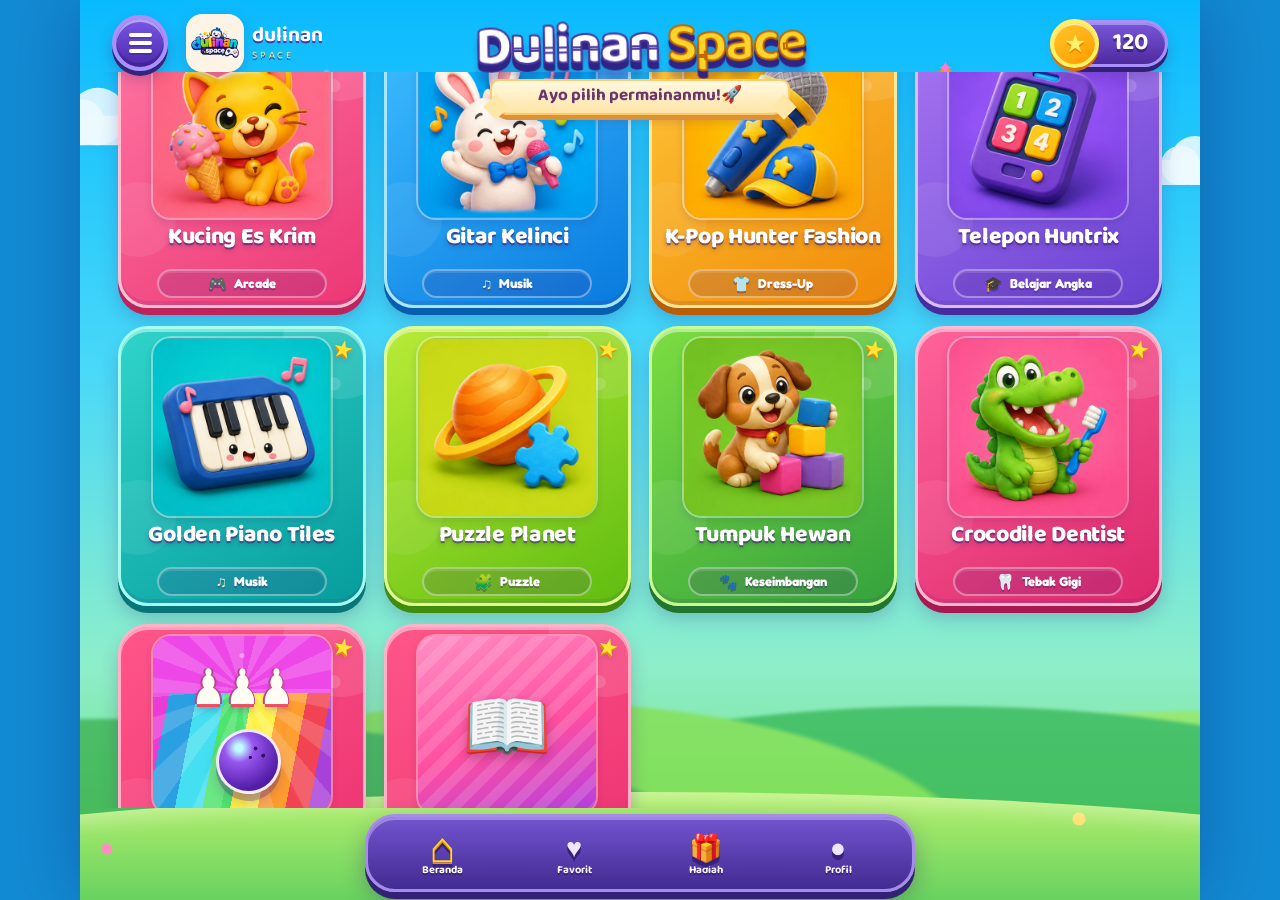
<file: index.html>
<!DOCTYPE html>
<html lang="id">
<head>
<meta charset="utf-8">
<meta name="viewport" content="width=device-width, initial-scale=1, maximum-scale=1, user-scalable=no, viewport-fit=cover">
<title>Dulinan Space — Pilih Permainanmu!</title>
<meta name="description" content="Dulinan Space — arena bermain ceria berisi permainan seru untuk anak-anak.">
<meta name="theme-color" content="#19b9ee">
<meta name="application-name" content="Dulinan Space">
<meta name="mobile-web-app-capable" content="yes">
<meta name="apple-mobile-web-app-capable" content="yes">
<meta name="apple-mobile-web-app-status-bar-style" content="default">
<meta name="apple-mobile-web-app-title" content="Dulinan Space">
<link rel="manifest" href="manifest.webmanifest?v=2">
<link rel="icon" href="favicon.ico" sizes="any">
<link rel="icon" type="image/png" sizes="64x64" href="assets/branding/favicon-64.png">
<link rel="apple-touch-icon" sizes="180x180" href="assets/branding/apple-touch-icon.png?v=2">
<link rel="preconnect" href="https://fonts.googleapis.com">
<link rel="preconnect" href="https://fonts.gstatic.com" crossorigin>
<link href="https://fonts.googleapis.com/css2?family=Fredoka:wght@500;600;700&family=Baloo+2:wght@600;700;800&display=swap" rel="stylesheet">
<link rel="preload" href="assets/ui/game-illustrations-v1.webp" as="image" type="image/webp">
<link rel="stylesheet" href="style.css?v=9">
</head>
<body>

<div class="app-shell">
  <div class="world-bg" aria-hidden="true">
    <span class="cloud cloud-one"></span>
    <span class="cloud cloud-two"></span>
    <span class="floating-star star-one">★</span>
    <span class="floating-star star-two">✦</span>
    <span class="floating-star star-three">★</span>
    <span class="floating-star star-four">✦</span>
    <span class="hill hill-one"></span>
    <span class="hill hill-two"></span>
  </div>

  <main class="home-screen" id="home-screen">
    <header class="topbar">
      <button class="round-button menu-button" id="menu-button" type="button" aria-label="Buka menu">
        <span></span><span></span><span></span>
      </button>

      <div class="brand-lockup">
        <img
          class="brand-logo"
          src="assets/branding/icon-192.png"
          width="192"
          height="192"
          alt=""
          aria-hidden="true"
          fetchpriority="high"
        >
        <span class="brand-wordmark"><b>dulinan</b><small>SPACE</small></span>
      </div>

      <div class="star-score" role="img" aria-label="Koleksi 120 bintang">
        <span class="score-coin" aria-hidden="true">★</span>
        <strong>120</strong>
      </div>
    </header>

    <section class="hero" aria-labelledby="page-title">
      <div class="hero-sparkle sparkle-left" aria-hidden="true">★</div>
      <div class="hero-sparkle sparkle-right" aria-hidden="true">★</div>
      <h1 id="page-title">
        <span>Dulinan</span>
        <strong>Space</strong>
      </h1>
      <p><span>Ayo pilih permainanmu!</span> <b aria-hidden="true">🚀</b></p>
    </section>

    <section class="games-grid" id="games-grid" aria-label="Daftar permainan">
      <!-- Kartu permainan dibuat oleh script.js -->
    </section>

    <nav class="bottom-nav" aria-label="Navigasi utama">
      <button class="nav-item is-active" type="button" data-nav="Beranda" aria-current="page">
        <span class="nav-icon nav-home" aria-hidden="true">⌂</span>
        <span>Beranda</span>
      </button>
      <button class="nav-item" type="button" data-nav="Favorit">
        <span class="nav-icon" aria-hidden="true">♥</span>
        <span>Favorit</span>
      </button>
      <button class="nav-item" type="button" data-nav="Hadiah">
        <span class="nav-icon" aria-hidden="true">🎁</span>
        <span>Hadiah</span>
      </button>
      <button class="nav-item" type="button" data-nav="Profil">
        <span class="nav-icon" aria-hidden="true">●</span>
        <span>Profil</span>
      </button>
    </nav>
  </main>

  <div class="play-overlay" id="play-overlay" hidden>
    <button class="back-btn" id="back-btn" type="button">
      <span aria-hidden="true">←</span> Kembali
    </button>

    <div class="loading-state" id="loading-state">
      <div class="orbit-ring">
        <div class="orbit-rotator" aria-hidden="true">
          <div class="orbit-star">★</div>
        </div>
        <div class="loading-art game-sprite" id="loading-art" aria-hidden="true"></div>
      </div>
      <div class="play-game-name" id="loading-name"></div>
      <p class="play-status">Sedang menyiapkan petualangan…</p>
      <div class="progress-track" aria-hidden="true">
        <div class="progress-fill" id="progress-fill"></div>
      </div>
    </div>

    <div class="ready-state" id="ready-state" hidden>
      <div class="ready-art game-sprite" id="ready-art" aria-hidden="true"></div>
      <div class="play-game-name" id="ready-name"></div>
      <p class="ready-copy">Hore, permainanmu sudah siap!</p>
      <button class="play-btn" id="play-btn" type="button">Main Sekarang <span aria-hidden="true">▶</span></button>
    </div>
  </div>

  <div class="toast" id="toast" role="status" aria-live="polite" hidden></div>
</div>

<script src="script.js?v=9"></script>
</body>
</html>
</file>
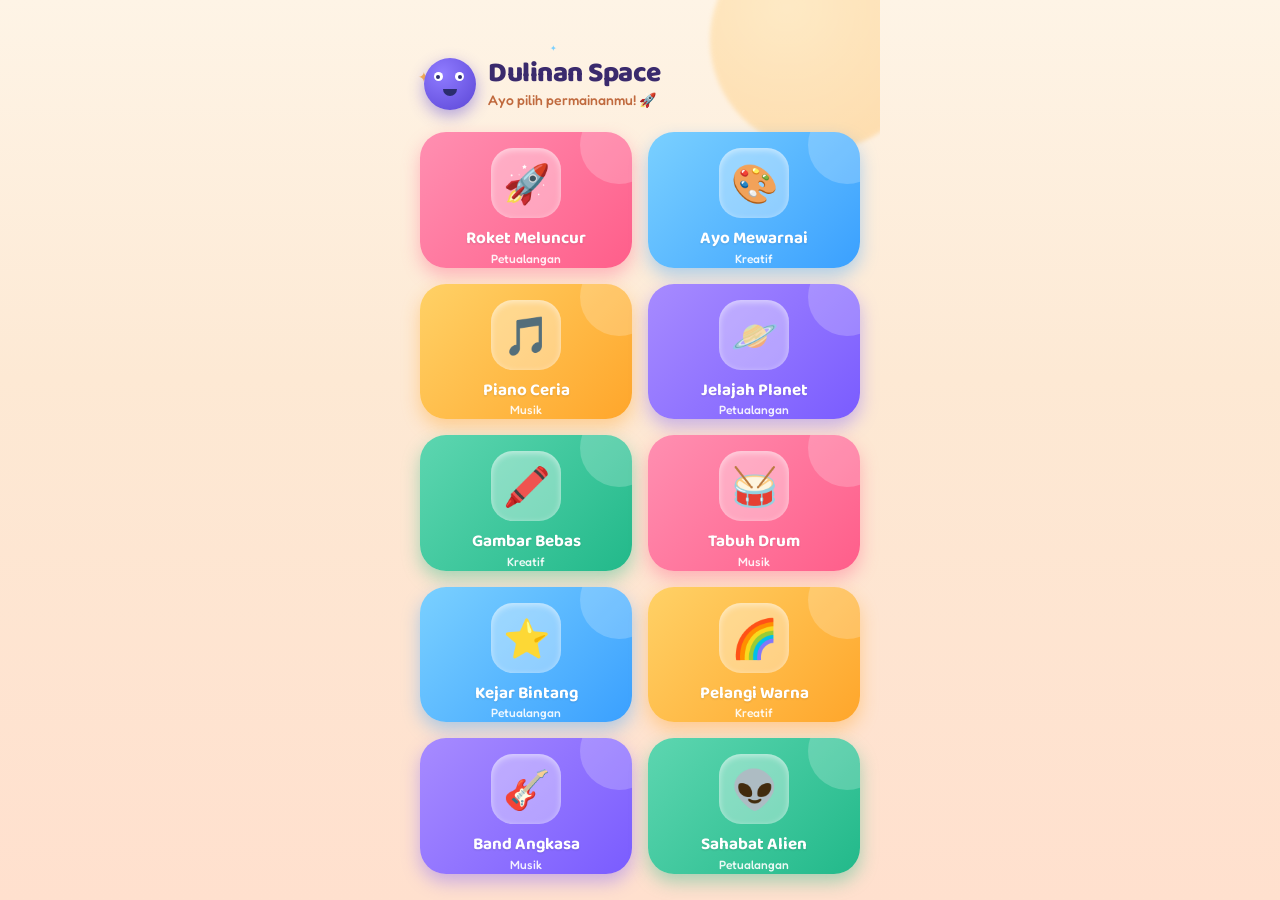
<file: site/index.html>
<!doctype html>
<html lang="id">
<head>
<meta charset="utf-8">
<meta name="viewport" content="width=device-width, initial-scale=1, viewport-fit=cover">
<title>Dulinan Space</title>
<meta name="description" content="Dulinan Space — kumpulan permainan seru untuk anak-anak. Ayo pilih permainanmu!">
<link rel="icon" href="data:,">
<link rel="preconnect" href="https://fonts.googleapis.com">
<link rel="preconnect" href="https://fonts.gstatic.com" crossorigin>
<link href="https://fonts.googleapis.com/css2?family=Fredoka:wght@400;500;600;700&family=Baloo+2:wght@500;600;700;800&display=swap" rel="stylesheet">
<link rel="stylesheet" href="style.css">
</head>
<body>

<div class="app-shell">

  <!-- soft space accents -->
  <div class="deco-blob" aria-hidden="true"></div>
  <div class="twinkle twinkle-1" aria-hidden="true">✦</div>
  <div class="twinkle twinkle-2" aria-hidden="true">✦</div>
  <div class="twinkle twinkle-3" aria-hidden="true">✦</div>

  <!-- HOME SCREEN -->
  <main class="home-screen" id="home-screen">
    <header class="home-header">
      <div class="mascot" aria-hidden="true">
        <div class="mascot-face"></div>
        <div class="mascot-eye mascot-eye-left"></div>
        <div class="mascot-eye mascot-eye-right"></div>
        <div class="mascot-pupil mascot-pupil-left"></div>
        <div class="mascot-pupil mascot-pupil-right"></div>
        <div class="mascot-mouth"></div>
      </div>
      <div class="title-block">
        <h1 class="app-title">Dulinan Space</h1>
        <p class="subtitle">Ayo pilih permainanmu! 🚀</p>
      </div>
    </header>

    <section class="games-grid" id="games-grid" aria-label="Daftar permainan">
      <!-- game cards injected by script.js -->
    </section>
  </main>

  <!-- LOADING / PLAY SCREEN -->
  <div class="play-overlay" id="play-overlay" hidden>
    <button class="back-btn" id="back-btn" type="button">← Kembali</button>

    <div class="loading-state" id="loading-state">
      <div class="orbit-ring">
        <div class="orbit-rotator">
          <div class="orbit-star">⭐</div>
        </div>
        <div class="orbit-center" id="loading-emoji"></div>
      </div>
      <div class="play-game-name" id="loading-name"></div>
      <p class="play-status">Sedang menyiapkan… 🎮</p>
      <div class="progress-track">
        <div class="progress-fill" id="progress-fill"></div>
      </div>
    </div>

    <div class="ready-state" id="ready-state" hidden>
      <div class="ready-emoji" id="ready-emoji"></div>
      <div class="play-game-name" id="ready-name"></div>
      <p class="ready-copy">Permainan siap dimainkan!</p>
      <button class="play-btn" id="play-btn" type="button">Main Sekarang</button>
    </div>
  </div>

</div>

<script src="script.js"></script>
</body>
</html>
</file>
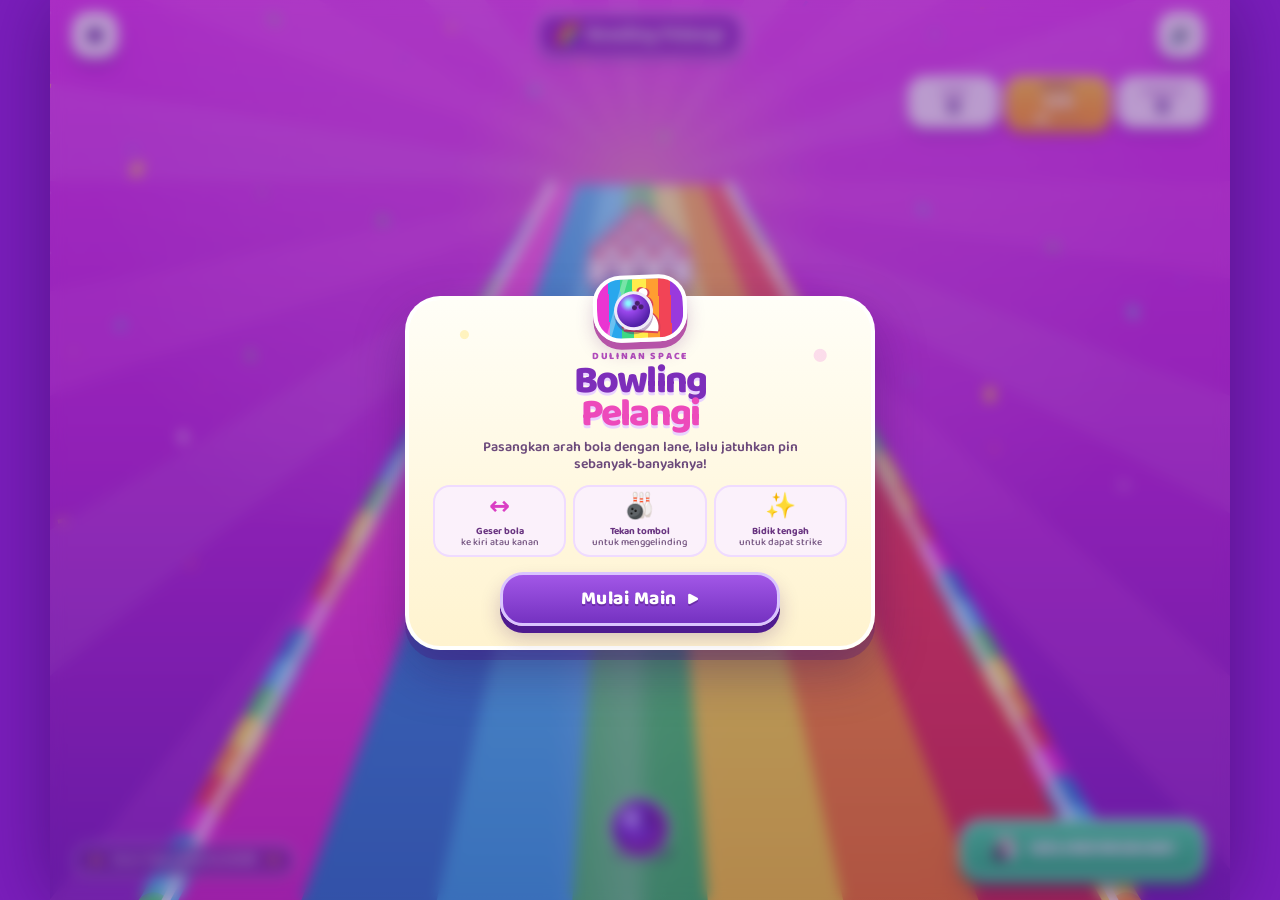
<file: games/bowling_pelangi/index.html>
<!doctype html>
<html lang="id">
<head>
  <meta charset="utf-8">
  <meta name="viewport" content="width=device-width, initial-scale=1, maximum-scale=1, user-scalable=no, viewport-fit=cover">
  <meta name="theme-color" content="#d832ed">
  <meta name="description" content="Bowling Pelangi — geser bola, bidik lane, dan jatuhkan pin warna-warni!">
  <title>Bowling Pelangi 🌈</title>
  <script>
    (function () {
      var root = document.documentElement;
      function setAppViewportHeight() {
        var h = (window.visualViewport && window.visualViewport.height) || window.innerHeight;
        root.style.setProperty('--app-vh', h + 'px');
      }
      setAppViewportHeight();
      window.addEventListener('resize', setAppViewportHeight);
      window.addEventListener('orientationchange', setAppViewportHeight);
      if (window.visualViewport) window.visualViewport.addEventListener('resize', setAppViewportHeight);
    })();
  </script>
  <link rel="stylesheet" href="style.css?v=1">
</head>
<body>
  <main class="game-shell" id="gameShell">
    <canvas id="gameCanvas" aria-label="Lane Bowling Pelangi. Geser untuk membidik."></canvas>

    <div class="sparkles" aria-hidden="true">
      <i></i><i></i><i></i><i></i><i></i><i></i>
    </div>

    <header class="topbar">
      <a class="round-button home-button" href="../../index.html" aria-label="Kembali ke menu utama">
        <svg viewBox="0 0 24 24" width="22" height="22" aria-hidden="true">
          <path d="M12 3 2 12h3v8h6v-5h2v5h6v-8h3z" fill="currentColor"/>
        </svg>
      </a>

      <div class="brand-chip" aria-label="Bowling Pelangi">
        <span aria-hidden="true">🌈</span>
        <strong>Bowling Pelangi</strong>
      </div>

      <button class="round-button sound-button" id="soundButton" type="button" aria-label="Matikan suara" aria-pressed="false">
        <span aria-hidden="true">🔊</span>
      </button>
    </header>

    <section class="scoreboard" aria-label="Papan skor">
      <div class="score-item">
        <span>SKOR</span>
        <strong id="scoreValue">0</strong>
      </div>
      <div class="score-item round-item">
        <span>RONDE</span>
        <strong><b id="roundValue">1</b>/5</strong>
        <div class="round-dots" id="roundDots" aria-hidden="true"></div>
      </div>
      <div class="score-item">
        <span>TERBAIK</span>
        <strong id="bestValue">0</strong>
      </div>
    </section>

    <p class="aim-hint" id="aimHint">
      <span class="hint-arrow" aria-hidden="true">←</span>
      <span>Geser bola untuk membidik</span>
      <span class="hint-arrow" aria-hidden="true">→</span>
    </p>

    <p class="status-toast" id="statusToast" role="status" aria-live="polite"></p>

    <div class="lane-controls" id="laneControls">
      <button class="roll-button" id="rollButton" type="button">
        <span class="roll-icon" aria-hidden="true">🎳</span>
        <span>GELINDINGKAN!</span>
      </button>
    </div>

    <section class="overlay" id="introOverlay">
      <div class="modal-card intro-card" role="dialog" aria-modal="true" aria-labelledby="introTitle">
        <div class="rainbow-badge" aria-hidden="true">
          <span class="mini-pin">♟</span>
          <span class="mini-ball"></span>
        </div>
        <p class="eyebrow">DULINAN SPACE</p>
        <h1 id="introTitle">Bowling<br><span>Pelangi</span></h1>
        <p class="intro-copy">Pasangkan arah bola dengan lane, lalu jatuhkan pin sebanyak-banyaknya!</p>

        <div class="how-to-play">
          <div>
            <span class="step-icon" aria-hidden="true">↔</span>
            <p><strong>Geser bola</strong><br>ke kiri atau kanan</p>
          </div>
          <div>
            <span class="step-icon" aria-hidden="true">🎳</span>
            <p><strong>Tekan tombol</strong><br>untuk menggelinding</p>
          </div>
          <div>
            <span class="step-icon" aria-hidden="true">✨</span>
            <p><strong>Bidik tengah</strong><br>untuk dapat strike</p>
          </div>
        </div>

        <button class="primary-button" id="startButton" type="button">
          <span>Mulai Main</span>
          <span aria-hidden="true">▶</span>
        </button>
      </div>
    </section>

    <section class="overlay result-overlay" id="resultOverlay" hidden>
      <div class="confetti-layer" id="confettiLayer" aria-hidden="true"></div>
      <div class="modal-card result-card" role="dialog" aria-modal="true" aria-labelledby="resultTitle">
        <div class="result-medal" id="resultMedal" aria-hidden="true">🏆</div>
        <p class="eyebrow">LIMA RONDE SELESAI</p>
        <h2 id="resultTitle">Hebat sekali!</h2>
        <p class="result-copy" id="resultCopy">Lane pelanginya bersinar karena kamu.</p>

        <div class="final-score">
          <span>SKORMU</span>
          <strong id="finalScore">0</strong>
          <small>dari 50 pin</small>
        </div>
        <p class="best-note" id="bestNote">Skor terbaik: 0</p>
        <div class="new-best" id="newBest" hidden>✨ REKOR BARU! ✨</div>

        <button class="primary-button" id="replayButton" type="button">
          <span>Main Lagi</span>
          <span aria-hidden="true">↻</span>
        </button>
        <a class="menu-link" href="../../index.html">Kembali ke pilihan game</a>
      </div>
    </section>

    <p class="sr-only" id="liveRegion" aria-live="assertive"></p>
  </main>

  <script src="game.js?v=1"></script>
</body>
</html>
</file>
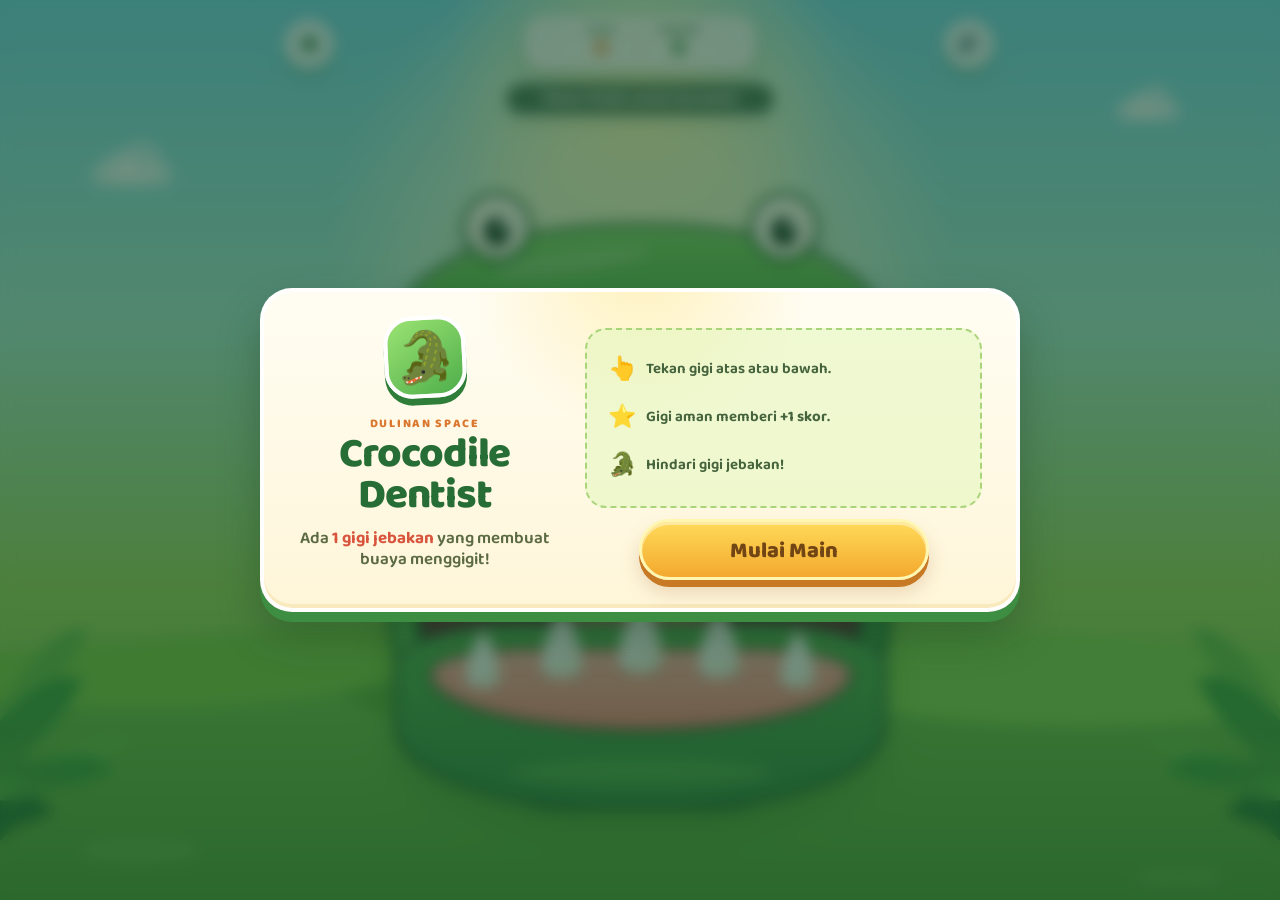
<file: games/crocodile_dentist/index.html>
<!DOCTYPE html>
<html lang="id">
<head>
  <meta charset="utf-8">
  <meta name="viewport" content="width=device-width, initial-scale=1, maximum-scale=1, user-scalable=no, viewport-fit=cover">
  <meta name="theme-color" content="#73c957">
  <meta name="description" content="Crocodile Dentist — pilih gigi aman dan jangan sampai digigit buaya!">
  <title>Crocodile Dentist 🐊</title>
  <link rel="stylesheet" href="style.css?v=2">
</head>
<body>
  <main id="app">
    <div class="sky-glow" aria-hidden="true"></div>
    <div class="cloud cloud-left" aria-hidden="true"></div>
    <div class="cloud cloud-right" aria-hidden="true"></div>
    <div class="jungle jungle-left" aria-hidden="true"></div>
    <div class="jungle jungle-right" aria-hidden="true"></div>
    <div class="water-ripple ripple-one" aria-hidden="true"></div>
    <div class="water-ripple ripple-two" aria-hidden="true"></div>

    <header class="topbar">
      <a class="round-button home-button" href="../../index.html" aria-label="Kembali ke menu utama">
        <svg viewBox="0 0 24 24" width="21" height="21" aria-hidden="true">
          <path d="M12 3 2 12h3v8h6v-5h2v5h6v-8h3z" fill="currentColor"/>
        </svg>
      </a>

      <div class="scoreboard" role="group" aria-label="Papan skor">
        <div class="score-item">
          <span>SKOR</span>
          <strong id="scoreValue">0</strong>
        </div>
        <div class="score-divider" aria-hidden="true"></div>
        <div class="score-item score-best">
          <span>TERBAIK</span>
          <strong id="bestValue">0</strong>
        </div>
      </div>

      <button class="round-button sound-button" id="soundButton" type="button" aria-label="Matikan suara" aria-pressed="false">
        <span aria-hidden="true">🔊</span>
      </button>
    </header>

    <p class="status-pill" id="statusText">Tekan Mulai untuk bermain!</p>

    <section class="game-stage" aria-label="Mulut buaya">
      <div class="crocodile" id="crocodile">
        <div class="head-back" aria-hidden="true"></div>
        <div class="side-bump side-bump-left" aria-hidden="true"></div>
        <div class="side-bump side-bump-right" aria-hidden="true"></div>

        <div class="mouth-cavity" aria-hidden="true">
          <div class="mouth-shine"></div>
          <div class="tongue"></div>
        </div>

        <div class="upper-jaw">
          <div class="snout" aria-hidden="true">
            <div class="snout-highlight"></div>
            <div class="nostril nostril-left"></div>
            <div class="nostril nostril-right"></div>
            <div class="snout-dot dot-one"></div>
            <div class="snout-dot dot-two"></div>
            <div class="snout-dot dot-three"></div>
            <div class="snout-dot dot-four"></div>
          </div>

          <div class="eyes" aria-hidden="true">
            <div class="eye eye-left">
              <div class="eyebrow"></div>
              <div class="pupil"><div class="eye-glint"></div></div>
            </div>
            <div class="eye eye-right">
              <div class="eyebrow"></div>
              <div class="pupil"><div class="eye-glint"></div></div>
            </div>
          </div>

          <div class="gum gum-upper" aria-hidden="true"></div>
          <div class="teeth-row teeth-upper" id="upperTeeth" role="group" aria-label="Gigi atas"></div>
        </div>

        <div class="lower-jaw">
          <div class="lower-lip" aria-hidden="true">
            <div class="chin-highlight"></div>
          </div>
          <div class="gum gum-lower" aria-hidden="true"></div>
          <div class="teeth-row teeth-lower" id="lowerTeeth" role="group" aria-label="Gigi bawah"></div>
        </div>

        <div class="bite-stars" aria-hidden="true">
          <span>✦</span>
          <span>★</span>
          <span>✦</span>
        </div>
      </div>

      <div class="score-pop-layer" id="scorePopLayer" aria-hidden="true"></div>
    </section>

    <div class="screen-overlay" id="introOverlay">
      <section class="modal-card intro-card" role="dialog" aria-modal="true" aria-labelledby="introTitle">
        <div class="modal-mascot" aria-hidden="true">🐊</div>
        <p class="eyebrow-label">DULINAN SPACE</p>
        <h1 id="introTitle">Crocodile Dentist</h1>
        <p class="intro-copy">Ada <strong>1 gigi jebakan</strong> yang membuat buaya menggigit!</p>
        <div class="how-to-play">
          <div><span aria-hidden="true">👆</span><p>Tekan gigi atas atau bawah.</p></div>
          <div><span aria-hidden="true">⭐</span><p>Gigi aman memberi <strong>+1 skor</strong>.</p></div>
          <div><span aria-hidden="true">🐊</span><p>Hindari gigi jebakan!</p></div>
        </div>
        <button class="primary-button" id="startButton" type="button">Mulai Main</button>
      </section>
    </div>

    <div class="screen-overlay" id="resultOverlay" hidden>
      <div class="confetti-layer" id="confettiLayer" aria-hidden="true"></div>
      <section class="modal-card result-card" role="dialog" aria-modal="true" aria-labelledby="resultTitle">
        <div class="result-icon" id="resultIcon" aria-hidden="true">😵</div>
        <h2 id="resultTitle">Aduh, digigit!</h2>
        <p class="result-copy" id="resultCopy">Kamu menemukan gigi jebakan.</p>
        <div class="final-score">
          <span>SKORMU</span>
          <strong id="finalScore">0</strong>
        </div>
        <p class="best-note" id="bestNote">Skor terbaik: 0</p>
        <button class="primary-button" id="replayButton" type="button">Main Lagi</button>
        <a class="menu-link" href="../../index.html">Kembali ke menu</a>
      </section>
    </div>

    <p class="sr-only" id="liveRegion" aria-live="assertive"></p>
  </main>

  <script src="game.js"></script>
</body>
</html>
</file>
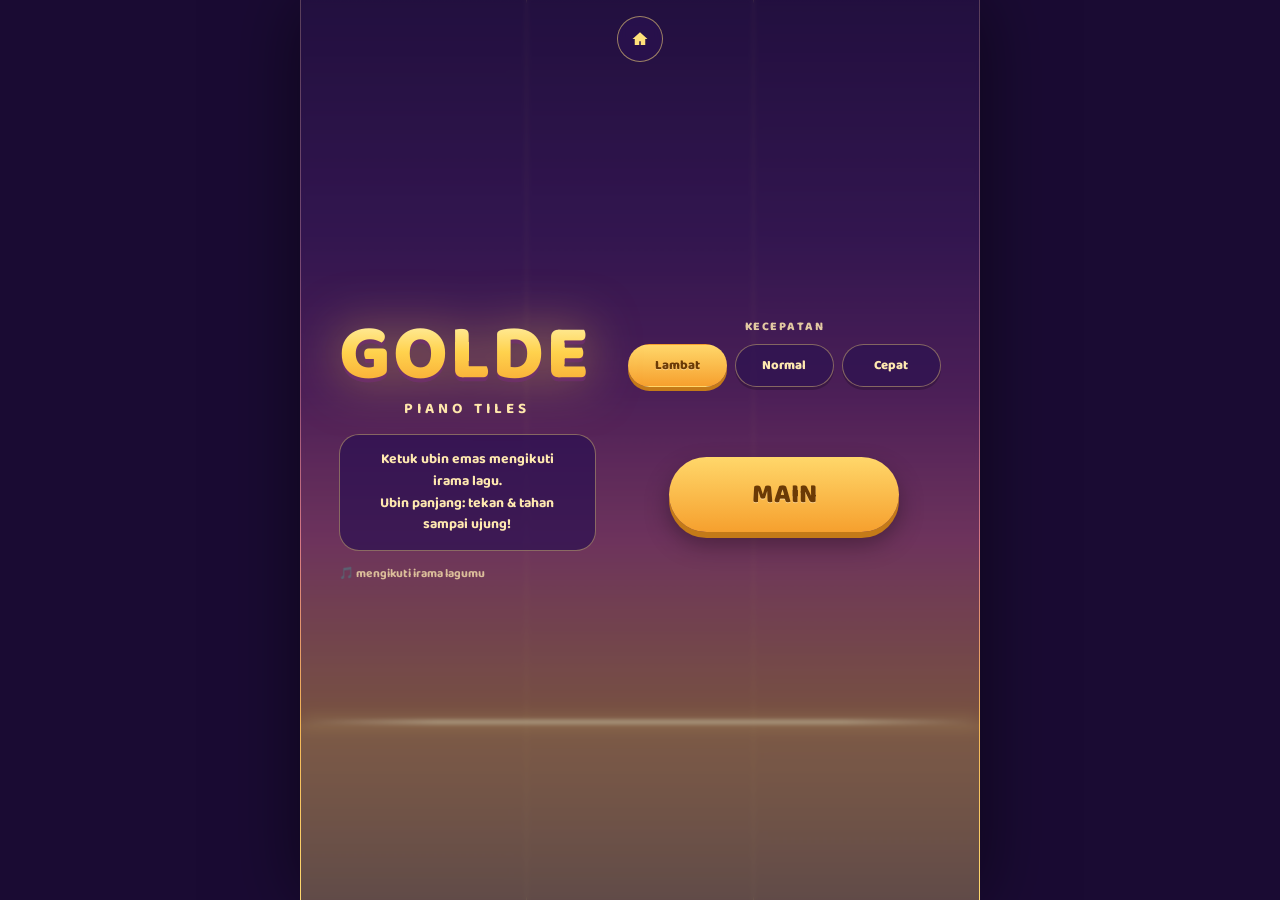
<file: games/golden_piano_tiles/index.html>
<!DOCTYPE html>
<html lang="id">
<head>
<meta charset="UTF-8">
<meta name="viewport" content="width=device-width, initial-scale=1, minimum-scale=1, maximum-scale=1, user-scalable=no, viewport-fit=cover">
<meta name="apple-mobile-web-app-capable" content="yes">
<meta name="mobile-web-app-capable" content="yes">
<title>Golden Piano Tiles</title>
<link rel="stylesheet" href="style.css?v=2">
</head>
<body>
<div id="stage">
  <audio id="song" src="assets/golden-song.mp3" preload="auto"></audio>
  <video id="bgVideo" src="assets/background.mp4" muted loop playsinline autoplay preload="auto"></video>
  <div id="scrim"></div>

  <div id="lanes" aria-hidden="true">
    <div class="lane lane-border"></div>
    <div class="lane lane-border"></div>
    <div class="lane"></div>
  </div>

  <div id="tilesLayer"></div>

  <div id="hitLine"></div>
  <div id="hitGlow"></div>

  <div id="tapZones">
    <div class="tapZone" data-lane="0"></div>
    <div class="tapZone" data-lane="1"></div>
    <div class="tapZone" data-lane="2"></div>
  </div>

  <a id="homeBtn" href="../../index.html" aria-label="Kembali ke menu utama">
    <svg viewBox="0 0 24 24" width="18" height="18" aria-hidden="true">
      <path d="M12 3 2 12h3v8h6v-5h2v5h6v-8h3z" fill="currentColor"/>
    </svg>
  </a>

  <!-- HUD (playing) -->
  <div id="hud" hidden>
    <div class="hudRow">
      <div class="hudChip">
        <div id="scoreValue" class="hudScore">0</div>
        <div class="hudLabel">SKOR</div>
      </div>
      <div class="hudChip">
        <div id="comboValue" class="hudCombo">0</div>
        <div class="hudLabel">COMBO</div>
      </div>
    </div>
    <div class="hudSpeedRow">
      <div class="hudChip hudChipSm">
        <div id="speedHud" class="hudSpeed">Lambat</div>
        <div class="hudLabel">TEMPO</div>
      </div>
    </div>
    <div class="progressTrack">
      <div id="progressFill" class="progressFill"></div>
    </div>
  </div>
  <div id="comboPopup" hidden></div>

  <!-- START -->
  <div id="menuScreen" class="overlay">
    <div class="titleBlock">
      <div class="titleMain">GOLDEN</div>
      <div class="titleSub">PIANO TILES</div>
    </div>
    <div class="instrCard">
      Ketuk ubin emas mengikuti irama lagu.<br>
      Ubin panjang: <b>tekan &amp; tahan</b> sampai ujung!
    </div>
    <div class="speedBlock">
      <div class="speedLabel">Kecepatan</div>
      <div id="speedPicker" class="speedPicker" role="group" aria-label="Pilih kecepatan">
        <button type="button" class="speedBtn" data-speed="slow">Lambat</button>
        <button type="button" class="speedBtn" data-speed="normal">Normal</button>
        <button type="button" class="speedBtn" data-speed="fast">Cepat</button>
      </div>
    </div>
    <div id="highScoreLine" class="highScoreLine" hidden>🏆 Skor tertinggi: 0</div>
    <button type="button" id="btnMain" class="btnGold">MAIN</button>
    <div class="footerNote">🎵 mengikuti irama lagumu</div>
  </div>

  <!-- GAME OVER -->
  <div id="overScreen" class="overlay" hidden>
    <div class="resultCard">
      <div id="resultTitle" class="resultTitle">Yah, meleset!</div>
      <div id="finalScore" class="finalScore">0</div>
      <div class="finalLabel">SKOR</div>
      <div id="bestBadge" class="bestBadge" hidden>🎉 Rekor baru!</div>
      <div id="bestLine" class="bestLine" hidden>Tertinggi: 0</div>
      <div id="bestComboLine" class="bestComboLine">Combo terbaik: 0</div>
    </div>
    <button type="button" id="btnReplay" class="btnGold btnMd">Main lagi</button>
    <button type="button" id="btnMenu" class="btnText">Kembali ke menu</button>
  </div>
</div>
<script src="game.js"></script>
</body>
</html>
</file>
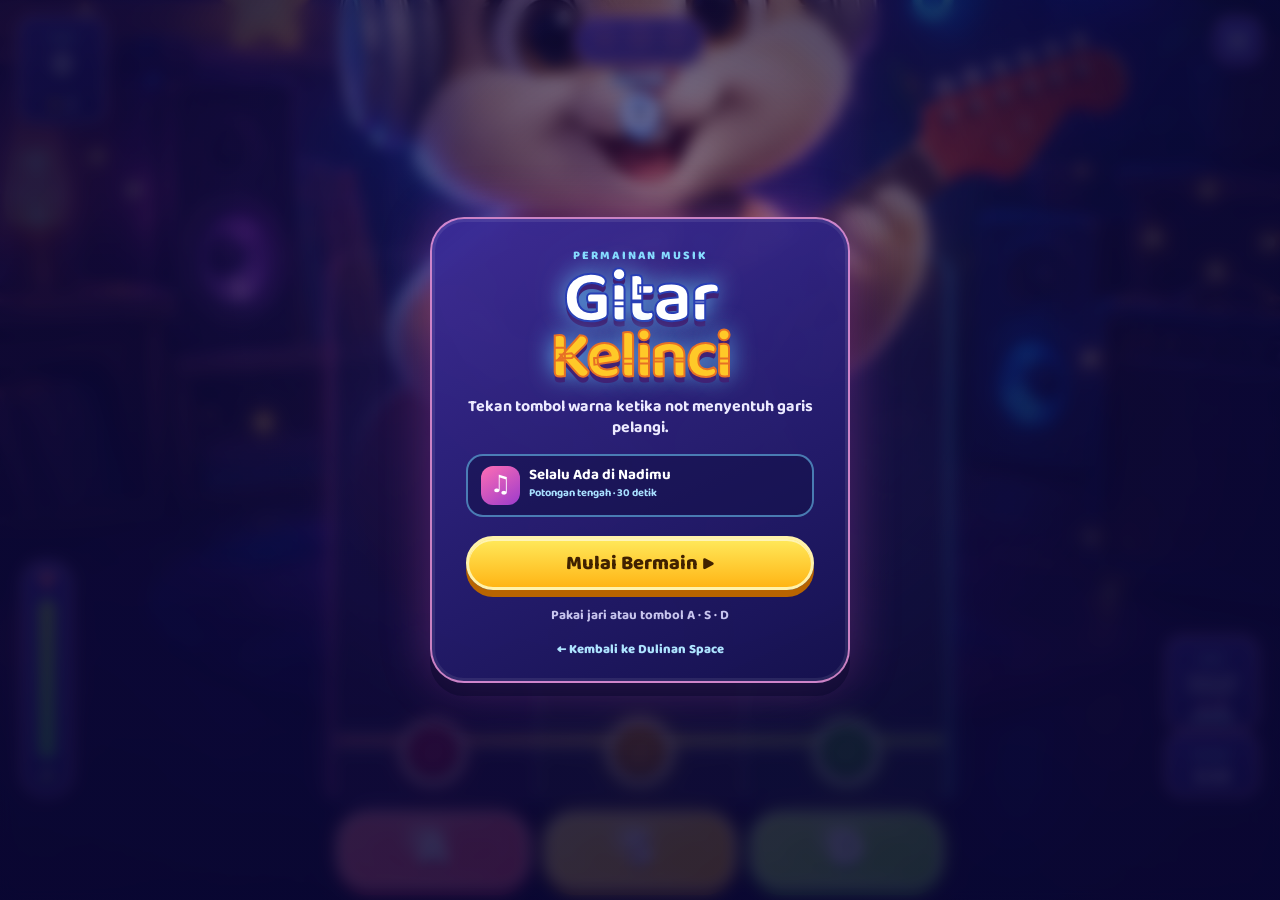
<file: games/konser_kelinci/index.html>
<!DOCTYPE html>
<html lang="id">
<head>
  <meta charset="UTF-8">
  <meta name="viewport" content="width=device-width, initial-scale=1, maximum-scale=1, user-scalable=no, viewport-fit=cover">
  <meta name="theme-color" content="#15124d">
  <title>Gitar Kelinci</title>
  <script>
    (function () {
      var root = document.documentElement;
      function setAppViewportHeight() {
        var h = (window.visualViewport && window.visualViewport.height) || window.innerHeight;
        root.style.setProperty('--app-vh', h + 'px');
      }
      setAppViewportHeight();
      window.addEventListener('resize', setAppViewportHeight);
      window.addEventListener('orientationchange', setAppViewportHeight);
      if (window.visualViewport) window.visualViewport.addEventListener('resize', setAppViewportHeight);
    })();
  </script>
  <link rel="preload" href="assets/selalu-ada-di-nadimu-30s.mp3" as="audio" type="audio/mpeg">
  <link rel="stylesheet" href="style.css?v=4">
</head>
<body>
  <main id="stage">
    <video class="scene" autoplay muted loop playsinline preload="auto" poster="assets/gitar-kelinci-bg.webp" aria-hidden="true">
      <source src="assets/background-video.mp4" type="video/mp4">
    </video>
    <div class="scene-shade" aria-hidden="true"></div>

    <section class="score-panel hud-panel" aria-label="Skor permainan">
      <span class="hud-title">SKOR</span>
      <strong id="scoreValue">0</strong>
      <span class="star-total"><span aria-hidden="true">★</span> <b id="starCount">0</b></span>
    </section>

    <div class="rating-panel hud-panel" role="img" aria-label="Peringkat bintang">
      <span class="rating-star is-earned" aria-hidden="true">★</span>
      <span class="rating-star" aria-hidden="true">★</span>
      <span class="rating-star" aria-hidden="true">★</span>
    </div>

    <button id="pauseBtn" class="icon-button" type="button" aria-label="Jeda permainan">
      <span aria-hidden="true"></span><span aria-hidden="true"></span>
    </button>

    <div id="comboBox" aria-live="polite">
      <span>COMBO</span>
      <strong id="comboValue">0</strong>
    </div>

    <aside class="energy-panel hud-panel" aria-label="Energi">
      <span class="heart" aria-hidden="true">♥</span>
      <div class="energy-track"><span id="energyFill"></span></div>
      <b>HP</b>
    </aside>

    <aside class="song-panel hud-panel" aria-label="Informasi lagu">
      <span class="hud-title">LAGU</span>
      <strong>Selalu Ada<br>di Nadimu</strong>
      <div class="equalizer" aria-hidden="true">
        <i></i><i></i><i></i><i></i><i></i>
      </div>
    </aside>

    <aside class="speed-panel hud-panel" aria-label="Sisa waktu lagu">
      <span class="hud-title">DURASI</span>
      <strong id="timeValue">0:30</strong>
    </aside>

    <section id="highwayWrap" aria-label="Tiga lajur not musik">
      <div id="highway">
        <div class="lane-tint lane-0"></div>
        <div class="lane-tint lane-1"></div>
        <div class="lane-tint lane-2"></div>
        <div class="lane-line line-1"></div>
        <div class="lane-line line-2"></div>
        <div id="notesLayer"></div>
        <div id="burstsLayer"></div>
        <div id="hitLine"></div>
        <div class="receptor receptor-0" aria-hidden="true"><span>♩</span></div>
        <div class="receptor receptor-1" aria-hidden="true"><span>♩</span></div>
        <div class="receptor receptor-2" aria-hidden="true"><span>♩</span></div>
      </div>
    </section>

    <div id="feedback" aria-live="polite"></div>

    <div id="buttonRow" role="group" aria-label="Tombol gitar">
      <button class="tap-button key-red" data-lane="0" type="button" aria-label="Nada merah, tombol A">
        <span>A</span>
      </button>
      <button class="tap-button key-yellow" data-lane="1" type="button" aria-label="Nada kuning, tombol S">
        <span>S</span>
      </button>
      <button class="tap-button key-green" data-lane="2" type="button" aria-label="Nada hijau, tombol D">
        <span>D</span>
      </button>
    </div>

    <section id="startScreen" class="overlay">
      <div class="intro-card">
        <span class="eyebrow">PERMAINAN MUSIK</span>
        <h1>Gitar<br><em>Kelinci</em></h1>
        <p>Tekan tombol warna ketika not menyentuh garis pelangi.</p>
        <div class="song-chip">
          <span aria-hidden="true">♫</span>
          <b>Selalu Ada di Nadimu</b>
          <small>Potongan tengah · 30 detik</small>
        </div>
        <button id="startBtn" class="primary-button" type="button">
          Mulai Bermain <span aria-hidden="true">▶</span>
        </button>
        <small class="keyboard-hint">Pakai jari atau tombol A · S · D</small>
        <a class="home-link" href="../../index.html">← Kembali ke Dulinan Space</a>
      </div>
    </section>

    <section id="pauseScreen" class="overlay" hidden>
      <div class="dialog-card">
        <span class="dialog-icon" aria-hidden="true">Ⅱ</span>
        <h2>Permainan Dijeda</h2>
        <p>Siap lanjut main gitar?</p>
        <button id="resumeBtn" class="primary-button" type="button">Lanjutkan</button>
        <button id="restartPauseBtn" class="secondary-button" type="button">Ulang dari Awal</button>
        <a class="home-link" href="../../index.html">Kembali ke Beranda</a>
      </div>
    </section>

    <section id="endScreen" class="overlay" hidden>
      <div class="dialog-card result-card">
        <div id="resultStars" class="result-stars" role="img" aria-label="Hasil bintang"></div>
        <h2 id="resultTitle">Hebat!</h2>
        <p id="resultSummary"></p>
        <strong id="finalScore">0</strong>
        <span class="score-caption">SKOR AKHIR</span>
        <button id="replayBtn" class="primary-button" type="button">Main Lagi</button>
        <a class="home-link" href="../../index.html">Kembali ke Beranda</a>
      </div>
    </section>

    <audio id="songAudio" src="assets/selalu-ada-di-nadimu-30s.mp3" preload="auto"></audio>
  </main>
  <script src="game.js?v=4"></script>
</body>
</html>
</file>
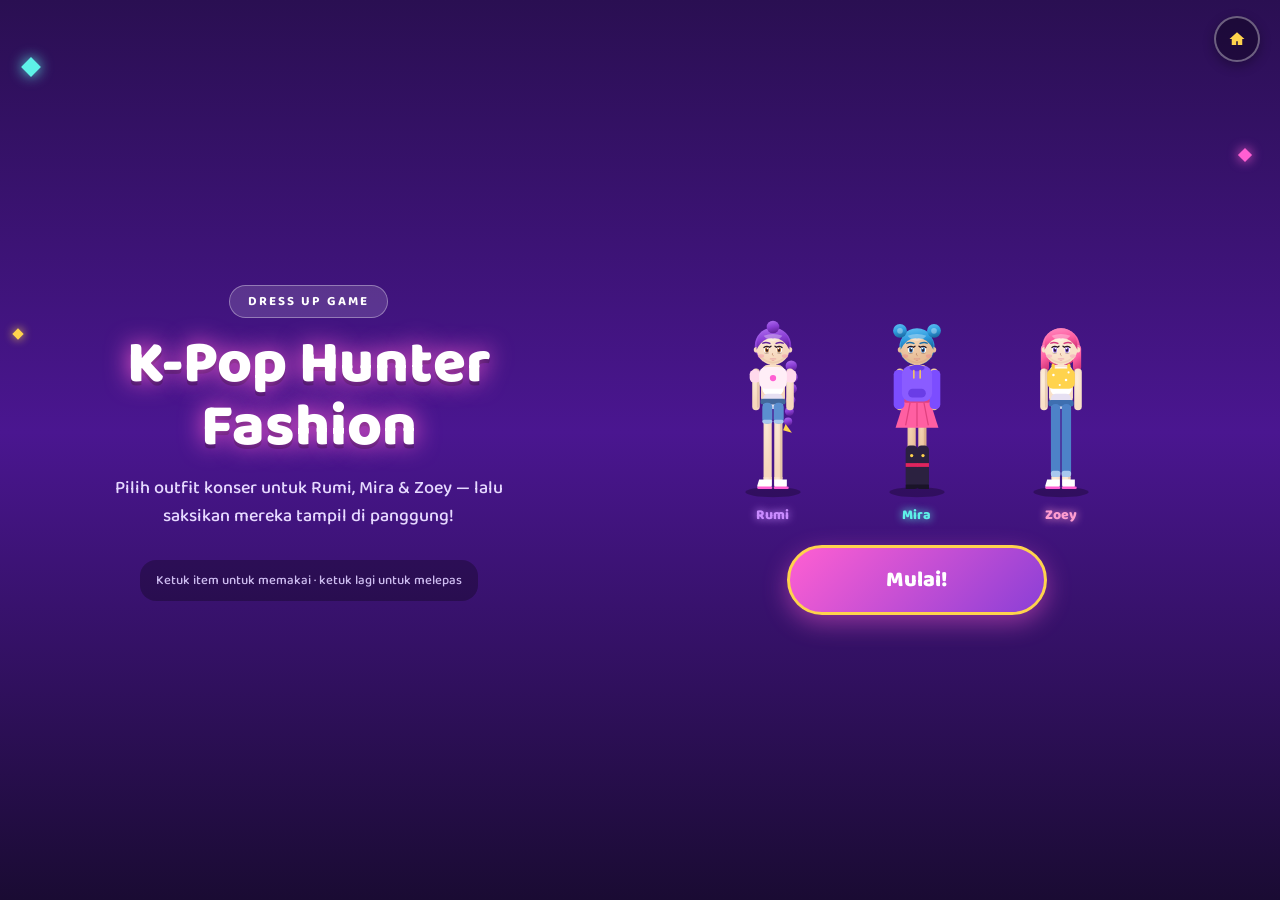
<file: games/kpop_hunter_fashion/index.html>
<!DOCTYPE html>
<html lang="id">
<head>
<meta charset="UTF-8">
<meta name="viewport" content="width=device-width, initial-scale=1, maximum-scale=1, user-scalable=no, viewport-fit=cover">
<title>K-Pop Hunter Fashion</title>
<link rel="stylesheet" href="style.css?v=2">
</head>
<body>
<div id="app">
  <!-- soft neon sparkles -->
  <div class="sparkle sparkle-1" aria-hidden="true"></div>
  <div class="sparkle sparkle-2" aria-hidden="true"></div>
  <div class="sparkle sparkle-3" aria-hidden="true"></div>

  <a id="homeBtn" href="../../index.html" aria-label="Kembali ke menu utama">
    <svg viewBox="0 0 24 24" width="18" height="18" aria-hidden="true">
      <path d="M12 3 2 12h3v8h6v-5h2v5h6v-8h3z" fill="currentColor"/>
    </svg>
  </a>

  <!-- START -->
  <section id="screen-start" class="screen screen-start" hidden>
    <div class="badge">DRESS UP GAME</div>
    <h1 class="title-start">K-Pop Hunter<br>Fashion</h1>
    <p class="subtitle">Pilih outfit konser untuk Rumi, Mira &amp; Zoey — lalu saksikan mereka tampil di panggung!</p>
    <div id="start-minis" class="minis-row"></div>
    <button type="button" id="btn-start" class="btn-primary">Mulai!</button>
    <div class="hint-chip">Ketuk item untuk memakai · ketuk lagi untuk melepas</div>
  </section>

  <!-- DRESS -->
  <section id="screen-dress" class="screen screen-dress" hidden>
    <header class="dress-header">
      <div id="girl-tabs" class="girl-tabs"></div>
      <button type="button" id="btn-music-dress" class="btn-ghost-sm">♪ Musik OFF</button>
    </header>
    <div class="char-stage">
      <div class="stage-floor stage-floor-sm" aria-hidden="true"></div>
      <div class="spotlight spotlight-dress" aria-hidden="true"></div>
      <div id="dress-doll" class="doll doll-dress"></div>
    </div>
    <div id="cat-tabs" class="cat-tabs"></div>
    <div class="item-grid-wrap">
      <div id="item-grid" class="item-grid"></div>
    </div>
    <footer class="dress-footer">
      <button type="button" id="btn-reset" class="btn-ghost">Reset</button>
      <button type="button" id="btn-next" class="btn-primary btn-grow">Lanjut</button>
    </footer>
  </section>

  <!-- STAGE -->
  <section id="screen-stage" class="screen screen-stage" hidden>
    <div id="confetti-layer" class="confetti-layer" aria-hidden="true"></div>
    <div class="spotlight spotlight-l" aria-hidden="true"></div>
    <div class="spotlight spotlight-c" aria-hidden="true"></div>
    <div class="spotlight spotlight-r" aria-hidden="true"></div>
    <div class="stage-title-block">
      <div class="encore-label">ENCORE STAGE</div>
      <h1 id="group-name" class="title-stage">LUNARIX</h1>
    </div>
    <div id="stage-dolls" class="stage-dolls"></div>
    <div class="stage-floor stage-floor-lg" aria-hidden="true"></div>
    <p class="stage-hint">Ketuk salah satu gadis untuk mengubah outfitnya</p>
    <div class="stage-actions">
      <button type="button" id="btn-play-again" class="btn-primary btn-md">Main Lagi</button>
      <button type="button" id="btn-music-stage" class="btn-ghost-md">♪ Musik OFF</button>
    </div>
  </section>
</div>
<script src="game.js"></script>
</body>
</html>
</file>
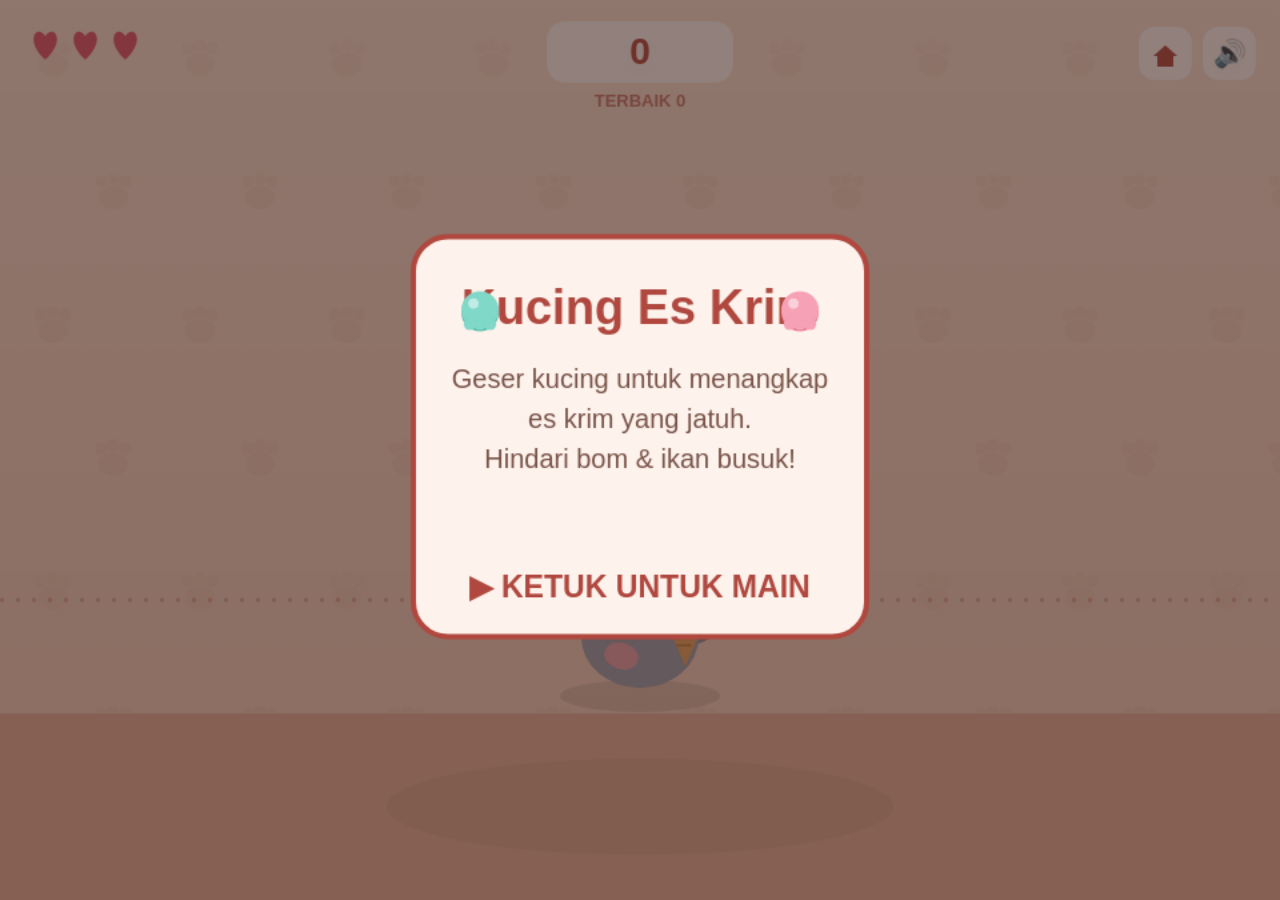
<file: games/kucing_es_krim/index.html>
<!DOCTYPE html>
<html lang="id">
<head>
<meta charset="UTF-8">
<meta name="viewport" content="width=device-width, initial-scale=1, maximum-scale=1, user-scalable=no, viewport-fit=cover">
<title>Kucing Es Krim</title>
<style>
  html,body{margin:0;padding:0;height:100%;background:#3a2a24;overflow:hidden;overscroll-behavior:none;touch-action:none;-webkit-user-select:none;user-select:none}
  canvas{display:block;margin:0 auto;touch-action:none}
</style>
</head>
<body>
<canvas id="c"></canvas>
<script>
// ---------- block accidental zoom (iOS ignores user-scalable=no) ----------
(function blockZoom() {
  const stopMulti = (e) => {
    if (e.touches && e.touches.length > 1) e.preventDefault();
  };
  document.addEventListener('touchstart', stopMulti, { passive: false });
  document.addEventListener('touchmove', stopMulti, { passive: false });

  ['gesturestart', 'gesturechange', 'gestureend'].forEach((type) => {
    document.addEventListener(type, (e) => e.preventDefault(), { passive: false });
  });

  let lastTap = { t: 0, x: 0, y: 0 };
  document.addEventListener('touchend', (e) => {
    const touch = e.changedTouches && e.changedTouches[0];
    if (!touch) return;
    const now = Date.now();
    const x = touch.clientX;
    const y = touch.clientY;
    const dt = now - lastTap.t;
    const dist = Math.hypot(x - lastTap.x, y - lastTap.y);
    if (dt <= 300 && dist < 28) e.preventDefault();
    lastTap = { t: now, x, y };
  }, { passive: false });

  document.addEventListener('wheel', (e) => {
    if (e.ctrlKey) e.preventDefault();
  }, { passive: false });
})();

let W=480,H=854;
const cv=document.getElementById('c'),ctx=cv.getContext('2d');
let scale=1,stateReady=false;
function tabletLandscape(){
  return window.innerWidth>=768&&window.innerHeight>=560&&window.innerWidth>window.innerHeight;
}
function resize(){
  const vw=window.innerWidth,vh=window.innerHeight;
  const oldW=W,oldH=H;
  W=tabletLandscape()?960:480;
  H=tabletLandscape()?Math.round(Math.max(600,Math.min(720,960*vh/vw))):854;
  if(stateReady&&(oldW!==W||oldH!==H)){
    const sx=W/oldW,sy=H/oldH;
    catX*=sx;targetX*=sx;
    items.forEach(it=>{it.x*=sx;it.y*=sy;});
    particles.forEach(p=>{p.x*=sx;p.y*=sy;});
    popups.forEach(p=>{p.x*=sx;p.y*=sy;});
    CAT_Y=H-215;
  }
  scale=Math.min(vw/W,vh/H);
  cv.width=W*Math.min(devicePixelRatio,2);cv.height=H*Math.min(devicePixelRatio,2);
  cv.style.width=(W*scale)+'px';cv.style.height=(H*scale)+'px';
  cv.style.marginTop=Math.max(0,(vh-H*scale)/2)+'px';
  ctx.setTransform(Math.min(devicePixelRatio,2),0,0,Math.min(devicePixelRatio,2),0,0);
}
window.addEventListener('resize',resize);resize();

// ------- audio -------
const music=new Audio('assets/music.mp3');music.loop=true;music.volume=0.6;
let muted=false;
function tryMusic(){if(!muted){music.play().catch(()=>{});}}

// ------- state -------
const SCOOP_COLORS=[['#7fd8c8','#5bbfae'],['#f6a1b5','#e87f98'],['#f7d774','#e8bd4a'],['#c3a1e8','#a97fd4'],['#f7b27f','#e8945a']];
let state='start'; // start | play | over
let catX=W/2, targetX=W/2;
let items=[], particles=[], popups=[];
let score=0, best=+(localStorage.getItem('kucing_es_best')||0);
let lives=3, stack=[], combo=0;
let t=0, spawnTimer=0, elapsed=0;
let shake=0, hurtFlash=0, catMood=0; // catMood>0 happy, <0 sad
let holdDir=0, dragging=false;
let CAT_Y=H-215;
stateReady=true;

function reset(){
  items=[];particles=[];popups=[];score=0;lives=3;stack=[];combo=0;
  elapsed=0;spawnTimer=0;catX=W/2;targetX=W/2;shake=0;hurtFlash=0;
}

// difficulty curves
function fallSpeed(){return 2.2+Math.min(6,elapsed/18);}
function spawnEvery(){return Math.max(28,70-elapsed*1.4);}

function spawn(){
  const r=Math.random();
  let type='scoop';
  const badChance=Math.min(0.3,0.10+elapsed/200);
  if(r<badChance) type=Math.random()<0.5?'bomb':'fish';
  const x=40+Math.random()*(W-80);
  const ci=Math.floor(Math.random()*SCOOP_COLORS.length);
  items.push({type,x,y:-30,color:ci,rot:Math.random()*6.28,vr:(Math.random()-0.5)*0.06});
}

// ------- drawing helpers -------
function rr(x,y,w,h,r){ctx.beginPath();ctx.moveTo(x+r,y);ctx.arcTo(x+w,y,x+w,y+h,r);ctx.arcTo(x+w,y+h,x,y+h,r);ctx.arcTo(x,y+h,x,y,r);ctx.arcTo(x,y,x+w,y,r);ctx.closePath();}

function drawBG(){
  const g=ctx.createLinearGradient(0,0,0,H);
  g.addColorStop(0,'#f9e2d4');g.addColorStop(1,'#f3cdb9');
  ctx.fillStyle=g;ctx.fillRect(0,0,W,H);
  // paw pattern
  ctx.globalAlpha=0.07;ctx.fillStyle='#c77b5e';
  for(let row=0;row<9;row++)for(let col=0;col<Math.ceil(W/110)+1;col++){
    const px=col*110+(row%2?55:10)+30, py=row*100+40;
    ctx.beginPath();ctx.ellipse(px,py+8,11,9,0,0,7);ctx.fill();
    for(let k=-1;k<=1;k++){ctx.beginPath();ctx.arc(px+k*9,py-6+Math.abs(k)*2,4.5,0,7);ctx.fill();}
  }
  ctx.globalAlpha=1;
  // floor
  ctx.fillStyle='#e5b39a';ctx.fillRect(0,H-140,W,140);
  ctx.fillStyle='rgba(0,0,0,0.06)';ctx.beginPath();ctx.ellipse(W/2,H-70,190,36,0,0,7);ctx.fill();
}

function drawScoop(x,y,ci,r=16){
  const [c1,c2]=SCOOP_COLORS[ci];
  ctx.fillStyle=c2;ctx.beginPath();ctx.arc(x,y+2,r,0,7);ctx.fill();
  ctx.fillStyle=c1;ctx.beginPath();ctx.arc(x,y,r,0,7);ctx.fill();
  // drips
  ctx.fillStyle=c1;
  for(let k=-1;k<=1;k++){ctx.beginPath();ctx.arc(x+k*r*0.55,y+r*0.75,r*0.32,0,7);ctx.fill();}
  ctx.fillStyle='rgba(255,255,255,0.5)';ctx.beginPath();ctx.arc(x-r*0.35,y-r*0.35,r*0.28,0,7);ctx.fill();
}
function drawCone(x,y,s=1){
  ctx.save();ctx.translate(x,y);ctx.scale(s,s);
  ctx.fillStyle='#e8a45c';ctx.beginPath();ctx.moveTo(-15,0);ctx.lineTo(15,0);ctx.lineTo(0,34);ctx.closePath();ctx.fill();
  ctx.strokeStyle='rgba(140,80,20,0.45)';ctx.lineWidth=1.5;
  ctx.beginPath();ctx.moveTo(-10,10);ctx.lineTo(6,10);ctx.moveTo(-6,20);ctx.lineTo(4,20);ctx.stroke();
  ctx.restore();
}
function drawBomb(x,y,rot){
  ctx.save();ctx.translate(x,y);ctx.rotate(rot*0.3);
  ctx.fillStyle='#4a4046';ctx.beginPath();ctx.arc(0,2,16,0,7);ctx.fill();
  ctx.fillStyle='#5d525a';ctx.beginPath();ctx.arc(0,0,15,0,7);ctx.fill();
  ctx.fillStyle='rgba(255,255,255,0.25)';ctx.beginPath();ctx.arc(-5,-5,5,0,7);ctx.fill();
  ctx.strokeStyle='#8a6a4a';ctx.lineWidth=3;ctx.beginPath();ctx.moveTo(4,-13);ctx.quadraticCurveTo(10,-20,16,-18);ctx.stroke();
  ctx.fillStyle='#f7b13f';ctx.beginPath();ctx.arc(17,-18,4,0,7);ctx.fill();
  ctx.fillStyle='#f76a3f';ctx.beginPath();ctx.arc(17,-19,2.2,0,7);ctx.fill();
  ctx.restore();
}
function drawFish(x,y,rot){
  ctx.save();ctx.translate(x,y);ctx.rotate(Math.sin(rot)*0.25);
  ctx.fillStyle='#9db3b8';
  ctx.beginPath();ctx.ellipse(0,0,16,9,0,0,7);ctx.fill();
  ctx.beginPath();ctx.moveTo(13,0);ctx.lineTo(24,-8);ctx.lineTo(24,8);ctx.closePath();ctx.fill();
  ctx.fillStyle='#7d9398';ctx.beginPath();ctx.ellipse(0,3,14,5,0,0,7);ctx.fill();
  ctx.fillStyle='#33383a';ctx.beginPath();ctx.arc(-8,-2,1.8,0,7);ctx.fill();
  // stink
  ctx.strokeStyle='rgba(120,150,90,0.6)';ctx.lineWidth=2;
  ctx.beginPath();ctx.moveTo(-2,-12);ctx.quadraticCurveTo(2,-17,-1,-22);ctx.stroke();
  ctx.restore();
}

function drawCat(x,y){
  const wob=Math.sin(t*0.08)*2;
  ctx.save();ctx.translate(x,y);
  // tail
  ctx.strokeStyle='#8b8f9c';ctx.lineWidth=13;ctx.lineCap='round';
  ctx.beginPath();ctx.moveTo(38,18);ctx.quadraticCurveTo(66,10,62,-16+wob);ctx.stroke();
  // body
  ctx.fillStyle='#9aa0ad';ctx.beginPath();ctx.ellipse(0,18,44,38,0,0,7);ctx.fill();
  // belly patch
  ctx.fillStyle='#e8a0ac';ctx.beginPath();ctx.ellipse(-14,32,13,10,0.3,0,7);ctx.fill();
  // head
  const hy=-36+wob;
  ctx.fillStyle='#9aa0ad';
  ctx.beginPath();ctx.moveTo(-30,hy-18);ctx.lineTo(-38,hy-42);ctx.lineTo(-12,hy-30);ctx.closePath();ctx.fill();
  ctx.beginPath();ctx.moveTo(30,hy-18);ctx.lineTo(38,hy-42);ctx.lineTo(12,hy-30);ctx.closePath();ctx.fill();
  ctx.fillStyle='#e8a0ac';
  ctx.beginPath();ctx.moveTo(-29,hy-22);ctx.lineTo(-34,hy-37);ctx.lineTo(-17,hy-29);ctx.closePath();ctx.fill();
  ctx.beginPath();ctx.moveTo(29,hy-22);ctx.lineTo(34,hy-37);ctx.lineTo(17,hy-29);ctx.closePath();ctx.fill();
  ctx.fillStyle='#9aa0ad';ctx.beginPath();ctx.ellipse(0,hy,36,32,0,0,7);ctx.fill();
  // face
  ctx.fillStyle='#3f3a45';
  if(catMood<0){ // sad X eyes briefly
    ctx.strokeStyle='#3f3a45';ctx.lineWidth=3;ctx.lineCap='round';
    [[-14,hy-4],[14,hy-4]].forEach(([ex,ey])=>{
      ctx.beginPath();ctx.moveTo(ex-4,ey-4);ctx.lineTo(ex+4,ey+4);ctx.moveTo(ex+4,ey-4);ctx.lineTo(ex-4,ey+4);ctx.stroke();
    });
  }else if(catMood>0){ // happy ^ eyes
    ctx.strokeStyle='#3f3a45';ctx.lineWidth=3;ctx.lineCap='round';
    [[-14,hy-3],[14,hy-3]].forEach(([ex,ey])=>{
      ctx.beginPath();ctx.moveTo(ex-5,ey+2);ctx.quadraticCurveTo(ex,ey-4,ex+5,ey+2);ctx.stroke();
    });
  }else{
    ctx.beginPath();ctx.arc(-14,hy-4,3.5,0,7);ctx.fill();
    ctx.beginPath();ctx.arc(14,hy-4,3.5,0,7);ctx.fill();
  }
  ctx.fillStyle='#e8a0ac';ctx.beginPath();ctx.moveTo(-4,hy+5);ctx.lineTo(4,hy+5);ctx.lineTo(0,hy+10);ctx.closePath();ctx.fill();
  ctx.strokeStyle='#3f3a45';ctx.lineWidth=1.6;ctx.lineCap='round';
  ctx.beginPath();ctx.moveTo(0,hy+10);ctx.quadraticCurveTo(-4,hy+15,-8,hy+13);ctx.moveTo(0,hy+10);ctx.quadraticCurveTo(4,hy+15,8,hy+13);ctx.stroke();
  // whiskers
  ctx.strokeStyle='rgba(63,58,69,0.6)';ctx.lineWidth=1.3;
  ctx.beginPath();
  ctx.moveTo(-30,hy+4);ctx.lineTo(-46,hy+1);ctx.moveTo(-30,hy+9);ctx.lineTo(-46,hy+11);
  ctx.moveTo(30,hy+4);ctx.lineTo(46,hy+1);ctx.moveTo(30,hy+9);ctx.lineTo(46,hy+11);
  ctx.stroke();
  ctx.restore();
}

function drawStackAndCone(x,y){
  drawCone(x,y-6,1.1);
  for(let i=0;i<stack.length;i++){
    const sw=Math.sin(t*0.1+i*0.5)*(i*0.7);
    drawScoop(x+sw,y-16-i*20,stack[i],14);
  }
}

function heart(x,y,s,filled){
  ctx.save();ctx.translate(x,y);ctx.scale(s,s);
  ctx.beginPath();ctx.moveTo(0,3);
  ctx.bezierCurveTo(-10,-6,-4,-14,0,-8);
  ctx.bezierCurveTo(4,-14,10,-6,0,3);
  ctx.closePath();
  if(filled){ctx.fillStyle='#e0526b';ctx.fill();}
  else{ctx.strokeStyle='rgba(180,90,100,0.5)';ctx.lineWidth=2;ctx.stroke();}
  ctx.restore();
}

function drawHomeIcon(cx,cy){
  ctx.fillStyle='#b0483f';
  ctx.beginPath();ctx.moveTo(cx,cy-8);ctx.lineTo(cx-9,cy);ctx.lineTo(cx-6,cy);ctx.lineTo(cx-6,cy+8);ctx.lineTo(cx+6,cy+8);ctx.lineTo(cx+6,cy);ctx.lineTo(cx+9,cy);ctx.closePath();ctx.fill();
}

function drawHUD(){
  // score card
  ctx.fillStyle='rgba(255,255,255,0.75)';rr(W/2-70,16,140,46,14);ctx.fill();
  ctx.fillStyle='#b0483f';ctx.font='bold 28px "Comic Sans MS",cursive,sans-serif';ctx.textAlign='center';ctx.textBaseline='middle';
  ctx.fillText(score,W/2,40);
  ctx.font='bold 13px "Comic Sans MS",cursive,sans-serif';ctx.fillStyle='rgba(176,72,63,0.7)';
  ctx.fillText('TERBAIK '+best,W/2,76);
  // lives
  for(let i=0;i<3;i++)heart(34+i*30,40,1.6,i<lives);
  // home (back to hub)
  ctx.fillStyle='rgba(255,255,255,0.75)';rr(W-106,20,40,40,12);ctx.fill();
  drawHomeIcon(W-86,42);
  // mute
  ctx.fillStyle='rgba(255,255,255,0.75)';rr(W-58,20,40,40,12);ctx.fill();
  ctx.fillStyle='#b0483f';ctx.font='20px sans-serif';ctx.fillText(muted?'🔇':'🔊',W-38,41);
}

function drawButtons(){
  const by=H-92;
  [[46,-1,'◀'],[W-46,1,'▶']].forEach(([bx,,ch])=>{
    ctx.fillStyle='rgba(176,72,63,0.25)';rr(bx-38,by-38,76,76,18);ctx.fill();
    ctx.fillStyle='#fdf3ec';rr(bx-34,by-42,68,68,16);ctx.fill();
    ctx.strokeStyle='#b0483f';ctx.lineWidth=3;rr(bx-34,by-42,68,68,16);ctx.stroke();
    ctx.fillStyle='#b0483f';ctx.font='bold 30px sans-serif';ctx.textAlign='center';ctx.textBaseline='middle';
    ctx.fillText(ch,bx,by-8);
  });
}

function overlay(title,sub,sub2){
  ctx.fillStyle='rgba(58,32,26,0.55)';ctx.fillRect(0,0,W,H);
  ctx.fillStyle='#fdf3ec';rr(W/2-170,H/2-160,340,300,26);ctx.fill();
  ctx.strokeStyle='#b0483f';ctx.lineWidth=4;rr(W/2-170,H/2-160,340,300,26);ctx.stroke();
  ctx.textAlign='center';ctx.textBaseline='middle';
  ctx.fillStyle='#b0483f';ctx.font='bold 36px "Comic Sans MS",cursive,sans-serif';
  ctx.fillText(title,W/2,H/2-104);
  ctx.font='20px "Comic Sans MS",cursive,sans-serif';ctx.fillStyle='#7a544a';
  sub.forEach((s,i)=>ctx.fillText(s,W/2,H/2-52+i*30));
  ctx.fillStyle='#b0483f';ctx.font='bold 24px "Comic Sans MS",cursive,sans-serif';
  const pulse=1+Math.sin(t*0.1)*0.04;
  ctx.save();ctx.translate(W/2,H/2+104);ctx.scale(pulse,pulse);ctx.fillText(sub2,0,0);ctx.restore();
  drawScoop(W/2-120,H/2-105,0,14);drawScoop(W/2+120,H/2-105,1,14);
}

// ------- game logic -------
function update(){
  t++;
  if(catMood!==0)catMood+=catMood>0?-1:1;
  if(state!=='play'){return;}
  elapsed+=1/60;
  // movement
  if(holdDir)targetX+=holdDir*7.5;
  targetX=Math.max(50,Math.min(W-50,targetX));
  catX+=(targetX-catX)*0.25;
  // spawn
  spawnTimer--;
  if(spawnTimer<=0){spawn();spawnTimer=spawnEvery();}
  const sp=fallSpeed();
  const catchY=CAT_Y-10, coneX=catX+34;
  for(let i=items.length-1;i>=0;i--){
    const it=items[i];
    it.y+=sp;it.rot+=it.vr;
    if(Math.abs(it.y-catchY)<26&&Math.abs(it.x-coneX)<40){
      if(it.type==='scoop'){
        stack.push(it.color);score+=10;combo++;catMood=25;
        burst(it.x,it.y,SCOOP_COLORS[it.color][0]);
        if(stack.length>=8){
          score+=50;popups.push({x:catX,y:CAT_Y-220,txt:'YUMMY! +50',life:60,color:'#e0526b'});
          burst(coneX,catchY-80,'#f7d774');stack=[];
        }
      }else{
        lives--;combo=0;stack=[];catMood=-40;shake=14;hurtFlash=12;
        burst(it.x,it.y,'#4a4046');
        popups.push({x:it.x,y:it.y,txt:'ADUH!',life:50,color:'#b0483f'});
        if(navigator.vibrate)navigator.vibrate(120);
        if(lives<=0){gameOver();}
      }
      items.splice(i,1);continue;
    }
    if(it.y>H+40){
      if(it.type==='scoop'&&combo>0){combo=0;popups.push({x:it.x,y:H-160,txt:'Duhh!',life:40,color:'rgba(122,84,74,0.8)'});}
      items.splice(i,1);
    }
  }
  for(let i=particles.length-1;i>=0;i--){const p=particles[i];p.x+=p.vx;p.y+=p.vy;p.vy+=0.15;p.life--;if(p.life<=0)particles.splice(i,1);}
  for(let i=popups.length-1;i>=0;i--){const p=popups[i];p.y-=0.8;p.life--;if(p.life<=0)popups.splice(i,1);}
  if(shake>0)shake--;
  if(hurtFlash>0)hurtFlash--;
}
function burst(x,y,color){
  for(let k=0;k<10;k++){
    const a=Math.random()*6.28,v=1.5+Math.random()*2.5;
    particles.push({x,y,vx:Math.cos(a)*v,vy:Math.sin(a)*v-1.5,life:24+Math.random()*14,color});
  }
}
function gameOver(){
  state='over';
  if(score>best){best=score;localStorage.setItem('kucing_es_best',best);}
}

function draw(){
  ctx.save();
  if(shake>0)ctx.translate((Math.random()-0.5)*shake,(Math.random()-0.5)*shake);
  drawBG();
  // catch line
  ctx.strokeStyle='rgba(176,72,63,0.3)';ctx.setLineDash([3,9]);ctx.lineWidth=3;
  ctx.beginPath();ctx.moveTo(0,CAT_Y-10);ctx.lineTo(W,CAT_Y-10);ctx.stroke();ctx.setLineDash([]);
  for(const it of items){
    if(it.type==='scoop')drawScoop(it.x,it.y,it.color);
    else if(it.type==='bomb')drawBomb(it.x,it.y,it.rot);
    else drawFish(it.x,it.y,it.rot);
  }
  // cat + cone
  ctx.fillStyle='rgba(0,0,0,0.10)';ctx.beginPath();ctx.ellipse(catX,CAT_Y+62,60,12,0,0,7);ctx.fill();
  drawCat(catX,CAT_Y);
  drawStackAndCone(catX+34,CAT_Y+8);
  for(const p of particles){ctx.globalAlpha=Math.min(1,p.life/15);ctx.fillStyle=p.color;ctx.beginPath();ctx.arc(p.x,p.y,3,0,7);ctx.fill();}
  ctx.globalAlpha=1;
  for(const p of popups){
    ctx.globalAlpha=Math.min(1,p.life/20);ctx.fillStyle=p.color;
    ctx.font='bold 22px "Comic Sans MS",cursive,sans-serif';ctx.textAlign='center';ctx.fillText(p.txt,p.x,p.y);
  }
  ctx.globalAlpha=1;
  drawHUD();
  if(state==='play')drawButtons();
  if(hurtFlash>0){ctx.fillStyle='rgba(224,82,107,'+(hurtFlash/12*0.25)+')';ctx.fillRect(0,0,W,H);}
  if(state==='start')overlay('Kucing Es Krim',['Geser kucing untuk menangkap','es krim yang jatuh.','Hindari bom & ikan busuk!'],'▶ KETUK UNTUK MAIN');
  if(state==='over')overlay('Game Over!',['Skor kamu: '+score,'Terbaik: '+best,''],'▶ MAIN LAGI');
  ctx.restore();
}
function loop(){update();draw();requestAnimationFrame(loop);}
loop();

// ------- input -------
function toGame(e){
  const rect=cv.getBoundingClientRect();
  const p=e.touches?e.touches[0]:e;
  return {x:(p.clientX-rect.left)/scale,y:(p.clientY-rect.top)/scale};
}
function pointerDown(e){
  e.preventDefault();
  const {x,y}=toGame(e);
  if(x>W-114&&x<W-66&&y>12&&y<68){window.location.href='../../index.html';return;}
  if(x>W-66&&y>12&&y<68){muted=!muted;if(muted)music.pause();else tryMusic();return;}
  if(state!=='play'){reset();state='play';tryMusic();return;}
  const by=H-92;
  if(y>by-50){
    if(x<100){holdDir=-1;return;}
    if(x>W-100){holdDir=1;return;}
  }
  dragging=true;targetX=x-34;
}
function pointerMove(e){
  if(!dragging)return;e.preventDefault();
  const {x}=toGame(e);targetX=x-34;
}
function pointerUp(){dragging=false;holdDir=0;}
cv.addEventListener('touchstart',pointerDown,{passive:false});
cv.addEventListener('touchmove',pointerMove,{passive:false});
cv.addEventListener('touchend',pointerUp);
cv.addEventListener('mousedown',pointerDown);
window.addEventListener('mousemove',pointerMove);
window.addEventListener('mouseup',pointerUp);
window.addEventListener('keydown',e=>{
  if(e.key==='a'||e.key==='A'||e.key==='ArrowLeft')holdDir=-1;
  if(e.key==='d'||e.key==='D'||e.key==='ArrowRight')holdDir=1;
  if((e.key===' '||e.key==='Enter')&&state!=='play'){reset();state='play';tryMusic();}
});
window.addEventListener('keyup',e=>{
  if(['a','A','ArrowLeft'].includes(e.key)&&holdDir===-1)holdDir=0;
  if(['d','D','ArrowRight'].includes(e.key)&&holdDir===1)holdDir=0;
});
</script>
</body>
</html>
</file>
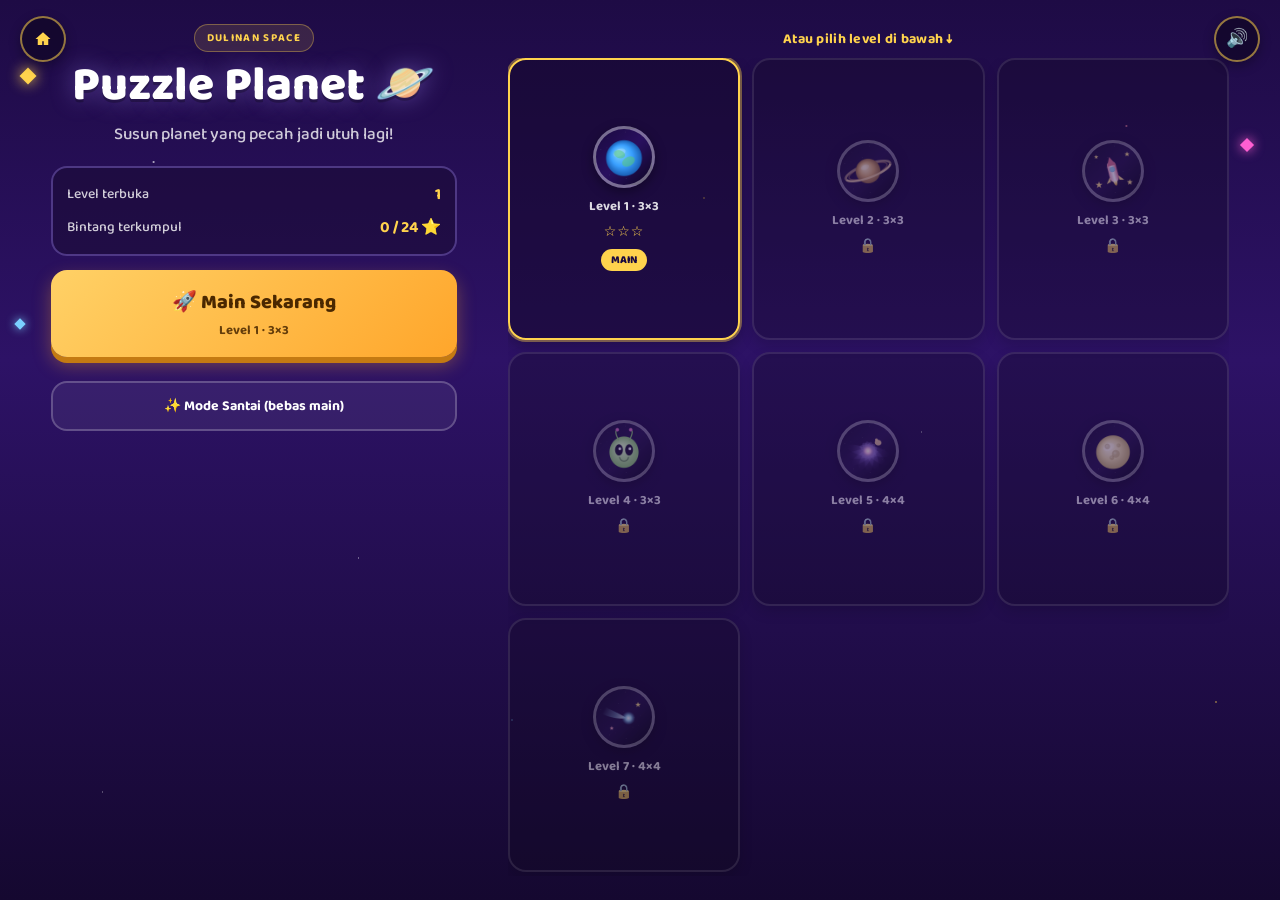
<file: games/puzzle_planet/index.html>
<!DOCTYPE html>
<html lang="id">
<head>
<meta charset="UTF-8">
<meta name="viewport" content="width=device-width, initial-scale=1, maximum-scale=1, user-scalable=no, viewport-fit=cover">
<title>Puzzle Planet 🪐</title>
<meta name="description" content="Sliding puzzle luar angkasa untuk anak-anak — Dulinan Space">
<link rel="stylesheet" href="style.css?v=2">
</head>
<body>
<div id="app">
  <div class="stars-bg" aria-hidden="true"></div>
  <div class="sparkle sparkle-1" aria-hidden="true"></div>
  <div class="sparkle sparkle-2" aria-hidden="true"></div>
  <div class="sparkle sparkle-3" aria-hidden="true"></div>

  <a id="homeBtn" href="../../index.html" aria-label="Kembali ke menu utama">
    <svg viewBox="0 0 24 24" width="18" height="18" aria-hidden="true">
      <path d="M12 3 2 12h3v8h6v-5h2v5h6v-8h3z" fill="currentColor"/>
    </svg>
  </a>

  <button type="button" id="muteBtn" class="icon-btn" aria-label="Mute audio">🔊</button>

  <!-- MENU -->
  <section id="screen-menu" class="screen">
    <header class="menu-header">
      <div class="menu-badge">DULINAN SPACE</div>
      <h1 class="menu-title">Puzzle Planet <span aria-hidden="true">🪐</span></h1>
      <p class="menu-sub">Susun planet yang pecah jadi utuh lagi!</p>
    </header>

    <div class="progress-card">
      <div class="progress-row">
        <span>Level terbuka</span>
        <strong id="menu-unlocked">1</strong>
      </div>
      <div class="progress-row">
        <span>Bintang terkumpul</span>
        <strong id="menu-stars">☆☆☆</strong>
      </div>
    </div>

    <!-- Satu tombol utama biar jelas mau diklik apa -->
    <button type="button" id="btn-play-now" class="btn-primary btn-hero">
      🚀 Main Sekarang
      <span class="btn-hero-sub" id="btn-play-now-sub">Level 1</span>
    </button>

    <div class="menu-section" id="section-levels">
      <p class="section-label">Atau pilih level di bawah ↓</p>
      <div id="level-list" class="level-list" aria-label="Pilih level"></div>
    </div>

    <button type="button" id="btn-chill" class="btn-ghost btn-chill-toggle">✨ Mode Santai (bebas main)</button>

    <div id="chill-panel" class="chill-panel" hidden>
      <p class="chill-label">1. Pilih gambar planet</p>
      <div id="image-carousel" class="image-carousel" role="listbox" aria-label="Gambar puzzle"></div>
      <p class="chill-label chill-label-2">2. Lalu tekan tombol ini</p>
      <button type="button" id="btn-start-chill" class="btn-primary btn-wide">Mulai Mode Santai (3×3)</button>
      <button type="button" id="btn-back-levels" class="btn-link">← Kembali ke daftar level</button>
    </div>
  </section>

  <!-- PLAY -->
  <section id="screen-play" class="screen" hidden>
    <header class="play-header">
      <div class="hud-chip">
        <span class="hud-label">Gerakan</span>
        <strong id="hud-moves">0</strong>
      </div>
      <div class="hud-chip hud-chip-mid">
        <span class="hud-label" id="hud-mode-label">Level 1</span>
        <strong id="hud-stars">☆☆☆</strong>
      </div>
      <div class="hud-chip">
        <span class="hud-label">Terbaik</span>
        <strong id="hud-best">—</strong>
      </div>
    </header>

    <div class="board-wrap">
      <div id="board" class="board" role="grid" aria-label="Papan puzzle"></div>
      <div id="preview-flash" class="preview-flash" hidden aria-hidden="true"></div>
    </div>

    <div class="play-actions">
      <button type="button" id="btn-hint" class="btn-action btn-action-hint" aria-controls="board tutorial-hint">💡 Petunjuk</button>
      <button type="button" id="btn-shuffle" class="btn-action">🔀 Acak ulang</button>
      <button type="button" id="btn-preview" class="btn-action">👁 Lihat contoh <span id="preview-left">(2)</span></button>
      <button type="button" id="btn-menu" class="btn-action btn-action-soft">☰ Menu</button>
    </div>

    <p id="tutorial-hint" class="tutorial-hint" aria-live="polite" hidden>
      Ketuk atau <strong>geser</strong> ubin di samping lubang bintang ⭐!
    </p>
  </section>

  <!-- WIN -->
  <div id="win-overlay" class="overlay" hidden>
    <div id="confetti-layer" class="confetti-layer" aria-hidden="true"></div>
    <div class="win-card">
      <div class="win-emoji" aria-hidden="true">✨🪐✨</div>
      <h2 class="win-title">Hebat! Planet utuh ✨</h2>
      <p id="win-stars" class="win-stars">⭐⭐⭐</p>
      <p id="win-detail" class="win-detail">Selesai dalam 0 gerakan</p>
      <div class="win-actions">
        <button type="button" id="btn-replay" class="btn-ghost">Main Lagi</button>
        <button type="button" id="btn-next" class="btn-primary">Level Berikutnya</button>
      </div>
      <button type="button" id="btn-win-menu" class="btn-link">Kembali ke menu</button>
    </div>
  </div>
</div>
<script src="game.js"></script>
</body>
</html>
</file>
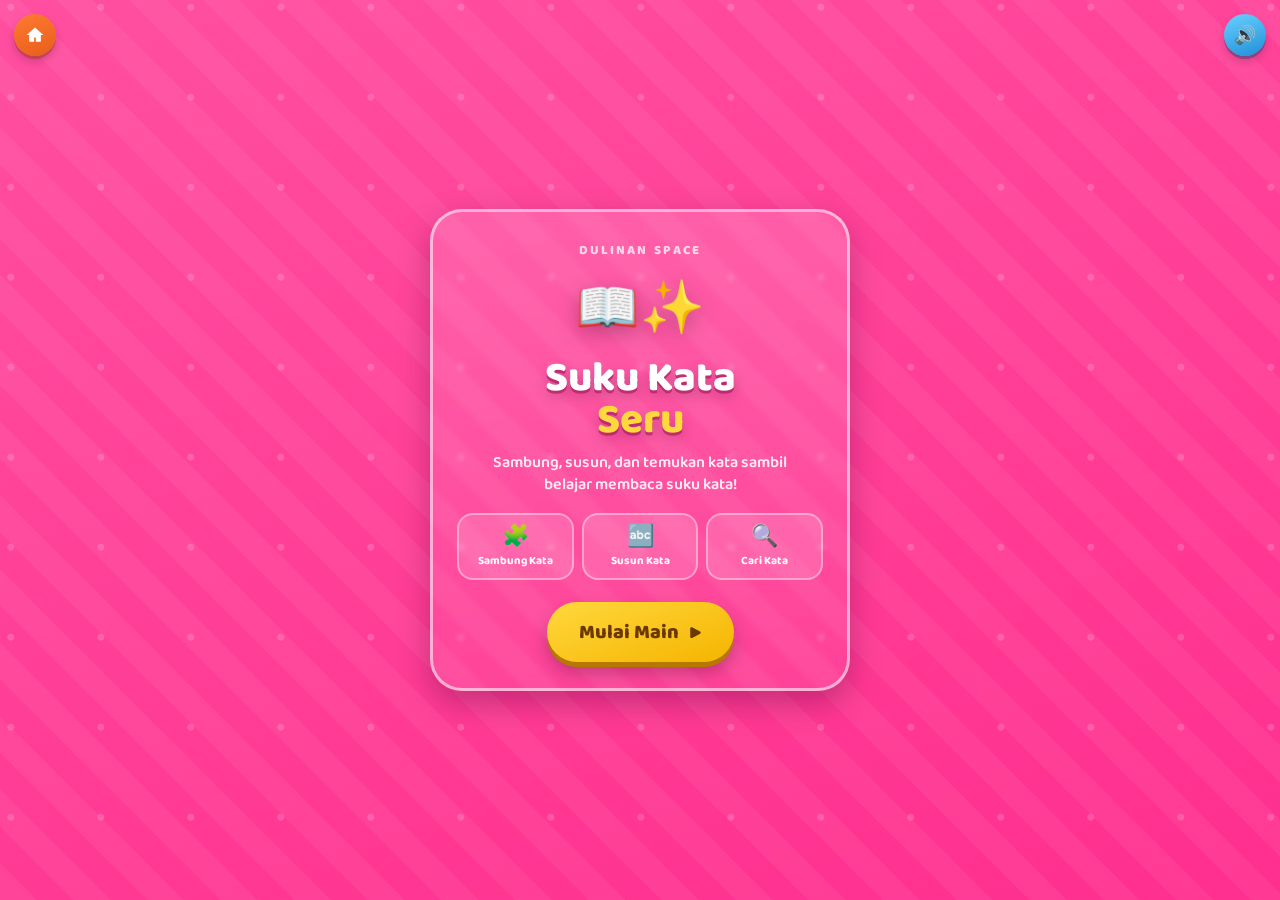
<file: games/suku_kata_seru/index.html>
<!doctype html>
<html lang="id">
<head>
  <meta charset="utf-8">
  <meta name="viewport" content="width=device-width, initial-scale=1, maximum-scale=1, user-scalable=no, viewport-fit=cover">
  <meta name="theme-color" content="#ff4fa0">
  <meta name="description" content="Suku Kata Seru — game edukasi membaca untuk anak: sambung, susun, dan cari kata dengan voiceover suku kata.">
  <title>Suku Kata Seru 📖</title>
  <script>
    (function () {
      var root = document.documentElement;
      function setAppViewportHeight() {
        var h = (window.visualViewport && window.visualViewport.height) || window.innerHeight;
        root.style.setProperty('--app-vh', h + 'px');
      }
      setAppViewportHeight();
      window.addEventListener('resize', setAppViewportHeight);
      window.addEventListener('orientationchange', setAppViewportHeight);
      if (window.visualViewport) window.visualViewport.addEventListener('resize', setAppViewportHeight);
    })();
  </script>
  <link rel="preload" href="assets/Baloo2.ttf" as="font" type="font/ttf" crossorigin>
  <link rel="stylesheet" href="style.css?v=2">
</head>
<body>
  <main class="app" id="app">

    <button class="icon-btn sound-btn" id="soundBtn" type="button" aria-label="Matikan suara" aria-pressed="false">
      <span aria-hidden="true">🔊</span>
    </button>

    <!-- LAYAR AWAL -->
    <section class="screen screen-start" id="screenStart">
      <a class="icon-btn back-btn" href="../../index.html" aria-label="Kembali ke menu utama">
        <svg viewBox="0 0 24 24" width="20" height="20" aria-hidden="true"><path d="M12 3 2 12h3v8h6v-5h2v5h6v-8h3z" fill="currentColor"/></svg>
      </a>
      <div class="start-card">
        <p class="eyebrow">DULINAN SPACE</p>
        <div class="start-mascot" aria-hidden="true">📖✨</div>
        <h1>Suku Kata<br><span>Seru</span></h1>
        <p class="start-copy">Sambung, susun, dan temukan kata sambil belajar membaca suku kata!</p>

        <div class="part-legend" aria-hidden="true">
          <div class="part-chip"><span class="part-emoji">🧩</span><span>Sambung Kata</span></div>
          <div class="part-chip"><span class="part-emoji">🔤</span><span>Susun Kata</span></div>
          <div class="part-chip"><span class="part-emoji">🔍</span><span>Cari Kata</span></div>
        </div>

        <button class="primary-btn" id="startBtn" type="button">
          <span>Mulai Main</span>
          <span aria-hidden="true">▶</span>
        </button>
      </div>
    </section>

    <!-- BAGIAN 1: SAMBUNG SUKU KATA -->
    <section class="screen screen-game" id="screenPart1" hidden>
      <header class="hud">
        <a class="icon-btn hud-back" href="../../index.html" aria-label="Kembali ke menu utama">
          <svg viewBox="0 0 24 24" width="20" height="20" aria-hidden="true"><path d="M12 3 2 12h3v8h6v-5h2v5h6v-8h3z" fill="currentColor"/></svg>
        </a>
        <span class="hud-part-label" id="hudLabel1">Bagian 1 · Sambung Suku Kata</span>
        <div class="hud-chips">
          <div class="chip chip-score"><span aria-hidden="true">✔</span><strong id="scoreValue1">0</strong></div>
          <div class="chip chip-timer" id="timerChip1"><span aria-hidden="true">⏱</span><strong id="timerValue1">02:00</strong></div>
        </div>
      </header>
      <p class="hud-instruction">Tarik suku kata kedua ke suku kata pertama sampai membentuk kata yang tepat!</p>
      <div class="board board-connect" id="board1"></div>
    </section>

    <!-- BAGIAN 2: SUSUN KATA -->
    <section class="screen screen-game" id="screenPart2" hidden>
      <header class="hud">
        <a class="icon-btn hud-back" href="../../index.html" aria-label="Kembali ke menu utama">
          <svg viewBox="0 0 24 24" width="20" height="20" aria-hidden="true"><path d="M12 3 2 12h3v8h6v-5h2v5h6v-8h3z" fill="currentColor"/></svg>
        </a>
        <span class="hud-part-label" id="hudLabel2">Bagian 2 · Susun Kata</span>
        <div class="hud-chips">
          <div class="chip chip-score"><span aria-hidden="true">✔</span><strong id="scoreValue2">0</strong></div>
          <div class="chip chip-timer" id="timerChip2"><span aria-hidden="true">⏱</span><strong id="timerValue2">02:00</strong></div>
        </div>
      </header>
      <p class="hud-instruction">Seret suku kata yang tepat ke kotak kosong di bawah gambar!</p>
      <div class="board board-fill" id="board2"></div>
      <div class="tile-bank" id="tileBank2"></div>
    </section>

    <!-- BAGIAN 3: CARI KATA -->
    <section class="screen screen-game" id="screenPart3" hidden>
      <header class="hud">
        <a class="icon-btn hud-back" href="../../index.html" aria-label="Kembali ke menu utama">
          <svg viewBox="0 0 24 24" width="20" height="20" aria-hidden="true"><path d="M12 3 2 12h3v8h6v-5h2v5h6v-8h3z" fill="currentColor"/></svg>
        </a>
        <span class="hud-part-label" id="hudLabel3">Bagian 3 · Cari Kata</span>
        <div class="hud-chips">
          <div class="chip chip-score"><span aria-hidden="true">✔</span><strong id="scoreValue3">0</strong></div>
          <div class="chip chip-timer" id="timerChip3"><span aria-hidden="true">⏱</span><strong id="timerValue3">02:00</strong></div>
        </div>
      </header>
      <p class="word-list" id="wordList3"></p>
      <div class="wordsearch-grid" id="grid3"></div>
    </section>

    <!-- LAYAR AKHIR -->
    <section class="screen screen-end" id="screenEnd" hidden>
      <div class="end-card">
        <div class="confetti-layer" id="confettiLayer" aria-hidden="true"></div>
        <div class="end-stars" id="endStars" aria-hidden="true">⭐⭐⭐</div>
        <h2>Hebat sekali!</h2>
        <p class="end-copy">Kamu sudah pintar membaca suku kata!</p>
        <div class="end-score"><span>SKOR TOTAL</span><strong id="endScoreValue">0</strong></div>
        <button class="primary-btn" id="replayBtn" type="button">
          <span>Main Lagi</span>
          <span aria-hidden="true">↻</span>
        </button>
        <a class="menu-link" href="../../index.html">Kembali ke pilihan game</a>
      </div>
    </section>

    <div class="toast" id="toast" role="status" aria-live="polite"></div>
  </main>
  <script src="game.js?v=2"></script>
</body>
</html>
</file>
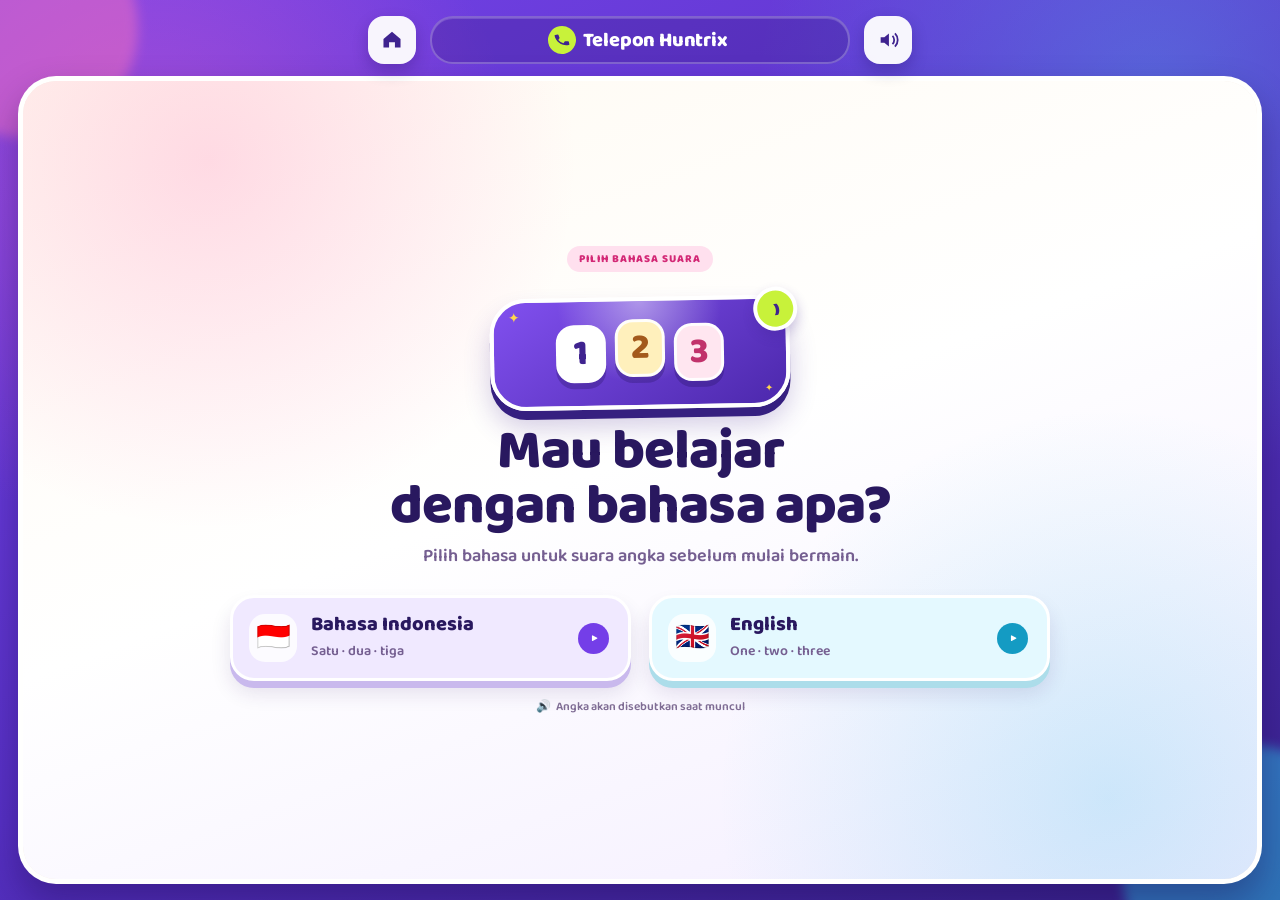
<file: games/telepon_huntrix/index.html>
<!DOCTYPE html>
<html lang="id">
<head>
  <meta charset="utf-8">
  <meta name="viewport" content="width=device-width, initial-scale=1, maximum-scale=1, user-scalable=no, viewport-fit=cover">
  <meta name="theme-color" content="#6f3be8">
  <title>Telepon Huntrix · Dulinan Space</title>
  <link rel="stylesheet" href="style.css?v=3">
</head>
<body>
  <div id="app" class="app">
    <div class="sky-glow sky-glow-one" aria-hidden="true"></div>
    <div class="sky-glow sky-glow-two" aria-hidden="true"></div>
    <div class="floating-star star-one" aria-hidden="true">✦</div>
    <div class="floating-star star-two" aria-hidden="true">✦</div>
    <div class="floating-star star-three" aria-hidden="true">✦</div>

    <header class="top-bar">
      <a class="icon-button home-button" href="../../index.html" aria-label="Kembali ke Dulinan Space">
        <svg viewBox="0 0 24 24" aria-hidden="true">
          <path d="M12 3.1 2.7 11v9.1h6.1v-5.6h6.4v5.6h6.1V11L12 3.1Z" fill="currentColor"/>
        </svg>
      </a>

      <div class="game-brand">
        <span class="brand-phone" aria-hidden="true">
          <svg viewBox="0 0 24 24">
            <path d="M6.6 10.8a15.5 15.5 0 0 0 6.6 6.6l2.2-2.2c.3-.3.8-.4 1.2-.2 1.2.4 2.5.6 3.8.6.7 0 1.1.5 1.1 1.1v3.8c0 .7-.5 1.1-1.1 1.1C10.5 21.6 2.4 13.5 2.4 3.6c0-.7.5-1.1 1.1-1.1h3.9c.6 0 1.1.5 1.1 1.1 0 1.3.2 2.6.6 3.8.1.4 0 .9-.3 1.2l-2.2 2.2Z" fill="currentColor"/>
          </svg>
        </span>
        <span>Telepon Huntrix</span>
      </div>

      <button id="sound-button" class="icon-button sound-button" type="button" aria-label="Matikan suara" aria-pressed="true">
        <svg class="sound-on-icon" viewBox="0 0 24 24" aria-hidden="true">
          <path d="M4 9v6h4l5 4V5L8 9H4Zm12.2-.8a5.4 5.4 0 0 1 0 7.6l1.4 1.4a7.4 7.4 0 0 0 0-10.4l-1.4 1.4Zm2.7-2.7a9.2 9.2 0 0 1 0 13l1.4 1.4a11.2 11.2 0 0 0 0-15.8l-1.4 1.4Z" fill="currentColor"/>
        </svg>
        <svg class="sound-off-icon" viewBox="0 0 24 24" aria-hidden="true">
          <path d="M4 9v6h4l5 4V5L8 9H4Zm11.3 1.6 1.4-1.4 2.1 2.1 2.1-2.1 1.4 1.4-2.1 2.1 2.1 2.1-1.4 1.4-2.1-2.1-2.1 2.1-1.4-1.4 2.1-2.1-2.1-2.1Z" fill="currentColor"/>
        </svg>
      </button>
    </header>

    <main class="game-frame">
      <section id="screen-language" class="screen language-screen" aria-labelledby="language-title">
        <div class="language-content">
          <span class="eyebrow eyebrow-pink">PILIH BAHASA SUARA</span>
          <div class="language-orb" aria-hidden="true">
            <span class="language-orb-number">1</span>
            <span class="language-orb-number">2</span>
            <span class="language-orb-number">3</span>
            <span class="language-sound-wave">)))</span>
          </div>
          <h1 id="language-title">Mau belajar<br>dengan bahasa apa?</h1>
          <p>Pilih bahasa untuk suara angka sebelum mulai bermain.</p>

          <div class="language-options" role="group" aria-label="Pilihan bahasa suara angka">
            <button class="language-option language-option-id" type="button" data-language="id">
              <span class="language-flag" aria-hidden="true">🇮🇩</span>
              <span>
                <strong>Bahasa Indonesia</strong>
                <small>Satu · dua · tiga</small>
              </span>
              <span class="language-play" aria-hidden="true">▶</span>
            </button>
            <button class="language-option language-option-en" type="button" data-language="en">
              <span class="language-flag" aria-hidden="true">🇬🇧</span>
              <span>
                <strong>English</strong>
                <small>One · two · three</small>
              </span>
              <span class="language-play" aria-hidden="true">▶</span>
            </button>
          </div>

          <p class="language-hint">
            <span aria-hidden="true">🔊</span>
            Angka akan disebutkan saat muncul
          </p>
        </div>
      </section>

      <section id="screen-contacts" class="screen contacts-screen" aria-labelledby="contacts-title" hidden>
        <div class="contacts-hero">
          <span class="eyebrow eyebrow-pink">PILIH TEMANMU</span>
          <h1 id="contacts-title">Mau telepon siapa?</h1>
          <p>Pilih satu teman, lalu cocokkan angkanya!</p>
          <button id="change-language" class="language-change" type="button" aria-label="Ganti bahasa suara angka">
            <span aria-hidden="true">🌐</span>
            Suara: <strong id="language-label">Bahasa Indonesia</strong>
            <span class="language-change-action">Ganti</span>
          </button>
        </div>

        <div class="contact-grid" role="group" aria-label="Daftar teman yang bisa ditelepon">
          <button
            class="contact-card contact-rumi"
            type="button"
            data-character="rumi"
            style="--card-accent:#c252ef; --card-soft:#f6ddff; --photo-position:50% 28%;"
            aria-label="Telepon Rumi"
          >
            <span class="photo-shell">
              <img src="assets/rumi.jpg" alt="Rumi" width="244" height="320">
              <span class="online-dot" aria-hidden="true"></span>
            </span>
            <strong>Rumi</strong>
            <span class="contact-number">••• 271</span>
            <span class="call-bubble" aria-hidden="true">
              <svg viewBox="0 0 24 24">
                <path d="M6.6 10.8a15.5 15.5 0 0 0 6.6 6.6l2.2-2.2c.3-.3.8-.4 1.2-.2 1.2.4 2.5.6 3.8.6.7 0 1.1.5 1.1 1.1v3.8c0 .7-.5 1.1-1.1 1.1C10.5 21.6 2.4 13.5 2.4 3.6c0-.7.5-1.1 1.1-1.1h3.9c.6 0 1.1.5 1.1 1.1 0 1.3.2 2.6.6 3.8.1.4 0 .9-.3 1.2l-2.2 2.2Z" fill="currentColor"/>
              </svg>
            </span>
          </button>

          <button
            class="contact-card contact-mira"
            type="button"
            data-character="mira"
            style="--card-accent:#ff4e8f; --card-soft:#ffe0ee; --photo-position:50% 36%;"
            aria-label="Telepon Mira"
          >
            <span class="photo-shell">
              <img src="assets/mira.jpg" alt="Mira" width="500" height="500">
              <span class="online-dot" aria-hidden="true"></span>
            </span>
            <strong>Mira</strong>
            <span class="contact-number">••• 596</span>
            <span class="call-bubble" aria-hidden="true">
              <svg viewBox="0 0 24 24">
                <path d="M6.6 10.8a15.5 15.5 0 0 0 6.6 6.6l2.2-2.2c.3-.3.8-.4 1.2-.2 1.2.4 2.5.6 3.8.6.7 0 1.1.5 1.1 1.1v3.8c0 .7-.5 1.1-1.1 1.1C10.5 21.6 2.4 13.5 2.4 3.6c0-.7.5-1.1 1.1-1.1h3.9c.6 0 1.1.5 1.1 1.1 0 1.3.2 2.6.6 3.8.1.4 0 .9-.3 1.2l-2.2 2.2Z" fill="currentColor"/>
              </svg>
            </span>
          </button>

          <button
            class="contact-card contact-zoey"
            type="button"
            data-character="zoey"
            style="--card-accent:#138fda; --card-soft:#daf3ff; --photo-position:50% 30%;"
            aria-label="Telepon Zoey"
          >
            <span class="photo-shell">
              <img src="assets/zoey.png" alt="Zoey" width="384" height="512">
              <span class="online-dot" aria-hidden="true"></span>
            </span>
            <strong>Zoey</strong>
            <span class="contact-number">••• 843</span>
            <span class="call-bubble" aria-hidden="true">
              <svg viewBox="0 0 24 24">
                <path d="M6.6 10.8a15.5 15.5 0 0 0 6.6 6.6l2.2-2.2c.3-.3.8-.4 1.2-.2 1.2.4 2.5.6 3.8.6.7 0 1.1.5 1.1 1.1v3.8c0 .7-.5 1.1-1.1 1.1C10.5 21.6 2.4 13.5 2.4 3.6c0-.7.5-1.1 1.1-1.1h3.9c.6 0 1.1.5 1.1 1.1 0 1.3.2 2.6.6 3.8.1.4 0 .9-.3 1.2l-2.2 2.2Z" fill="currentColor"/>
              </svg>
            </span>
          </button>
        </div>

        <div class="learning-card">
          <span class="learning-icon" aria-hidden="true">
            <svg viewBox="0 0 32 32">
              <circle cx="16" cy="16" r="12" fill="none" stroke="currentColor" stroke-width="3"/>
              <circle cx="16" cy="16" r="6.5" fill="none" stroke="currentColor" stroke-width="3"/>
              <circle cx="16" cy="16" r="2.5" fill="currentColor"/>
              <path d="m18 14 8-8m-4 0h4v4" fill="none" stroke="currentColor" stroke-linecap="round" stroke-linejoin="round" stroke-width="2.5"/>
            </svg>
          </span>
          <span><strong>Cara bermain</strong>Cari angka yang sama, lalu ketuk tombolnya.</span>
        </div>

        <div class="tiny-stars" aria-hidden="true">
          <span></span><span></span><span></span>
        </div>
      </section>

      <section id="screen-dial" class="screen dial-screen" aria-labelledby="dial-title" hidden>
        <header class="dial-header">
          <button id="back-to-contacts" class="round-back" type="button" aria-label="Kembali memilih teman">
            <svg viewBox="0 0 24 24" aria-hidden="true">
              <path d="m14.7 5.3-1.4-1.4L5.2 12l8.1 8.1 1.4-1.4L9 13h10v-2H9l5.7-5.7Z" fill="currentColor"/>
            </svg>
          </button>

          <div class="chosen-contact">
            <img id="dial-avatar" src="assets/rumi.jpg" alt="" width="80" height="80">
            <span>Telepon <strong id="dial-name">Rumi</strong></span>
          </div>

          <span id="round-counter" class="round-counter" role="status" aria-live="polite" aria-label="Soal 1 dari 5">1 / 5</span>
        </header>

        <div class="number-challenge">
          <span class="eyebrow eyebrow-blue">PILIH ANGKA YANG SAMA</span>
          <h1 id="dial-title" class="sr-only">Cocokkan angka untuk menelepon</h1>

          <div id="target-orb" class="target-orb" role="img" aria-label="Angka yang harus dicari: 5">
            <span class="orb-star orb-star-left" aria-hidden="true">✦</span>
            <span id="target-digit">5</span>
            <span class="orb-star orb-star-right" aria-hidden="true">✦</span>
          </div>

          <button id="repeat-number" class="repeat-number" type="button" aria-label="Dengarkan angka lagi">
            <svg viewBox="0 0 24 24" aria-hidden="true">
              <path d="M4 9v6h4l5 4V5L8 9H4Zm12.2-.8a5.4 5.4 0 0 1 0 7.6l1.4 1.4a7.4 7.4 0 0 0 0-10.4l-1.4 1.4Z" fill="currentColor"/>
            </svg>
            <span>Dengarkan lagi</span>
          </button>

          <p id="feedback" class="feedback" aria-live="polite">
            Temukan angka <strong>5</strong> di bawah
          </p>

          <div id="progress-dots" class="progress-dots" role="status" aria-live="polite" aria-label="Belum ada angka yang selesai"></div>
        </div>

        <div id="keypad" class="keypad" role="group" aria-label="Tombol angka 1 sampai 9">
          <button type="button" data-digit="1">1</button>
          <button type="button" data-digit="2">2</button>
          <button type="button" data-digit="3">3</button>
          <button type="button" data-digit="4">4</button>
          <button type="button" data-digit="5">5</button>
          <button type="button" data-digit="6">6</button>
          <button type="button" data-digit="7">7</button>
          <button type="button" data-digit="8">8</button>
          <button type="button" data-digit="9">9</button>
        </div>

        <p class="keypad-tip"><span class="tip-icon" aria-hidden="true">i</span> Lihat baik-baik angka besarnya</p>
      </section>

      <section id="screen-connecting" class="screen connecting-screen" aria-labelledby="connecting-title" hidden>
        <div class="connecting-content">
          <span class="eyebrow eyebrow-lime">PANGGILAN KELUAR</span>

          <div class="ring-avatar" aria-hidden="true">
            <span class="ring-wave ring-wave-one"></span>
            <span class="ring-wave ring-wave-two"></span>
            <span class="ring-wave ring-wave-three"></span>
            <img id="connecting-avatar" src="assets/rumi.jpg" alt="" width="180" height="180">
            <span class="phone-badge">
              <svg viewBox="0 0 24 24">
                <path d="M6.6 10.8a15.5 15.5 0 0 0 6.6 6.6l2.2-2.2c.3-.3.8-.4 1.2-.2 1.2.4 2.5.6 3.8.6.7 0 1.1.5 1.1 1.1v3.8c0 .7-.5 1.1-1.1 1.1C10.5 21.6 2.4 13.5 2.4 3.6c0-.7.5-1.1 1.1-1.1h3.9c.6 0 1.1.5 1.1 1.1 0 1.3.2 2.6.6 3.8.1.4 0 .9-.3 1.2l-2.2 2.2Z" fill="currentColor"/>
              </svg>
            </span>
          </div>

          <h1 id="connecting-title">Menghubungi <span id="connecting-name">Rumi</span></h1>
          <p class="connecting-number" id="connecting-number">••• 271</p>
          <div class="calling-dots" role="status" aria-label="Sedang menghubungi">
            <span></span><span></span><span></span>
          </div>
          <p class="connecting-cheer">Semua angka cocok. Hebat!</p>
        </div>

        <button id="cancel-call" class="cancel-button" type="button">Batalkan</button>
      </section>

      <section id="screen-call" class="screen call-screen" aria-labelledby="call-name" hidden>
        <video id="call-video" playsinline preload="metadata" disablepictureinpicture></video>
        <div class="video-shade video-shade-top" aria-hidden="true"></div>
        <div class="video-shade video-shade-bottom" aria-hidden="true"></div>

        <header class="call-header">
          <img id="call-avatar" src="assets/rumi.jpg" alt="" width="72" height="72">
          <div>
            <span id="call-status">Terhubung</span>
            <h1 id="call-name">Rumi</h1>
          </div>
          <time id="call-duration" datetime="PT0S">00:00</time>
        </header>

        <div id="answer-prompt" class="answer-prompt" hidden>
          <button id="answer-button" type="button">
            <span class="answer-icon" aria-hidden="true">
              <svg viewBox="0 0 24 24">
                <path d="M8 5v14l11-7L8 5Z" fill="currentColor"/>
              </svg>
            </span>
            <span><strong>Angkat panggilan</strong>Ketuk untuk memutar video</span>
          </button>
        </div>

        <div id="call-ended" class="call-ended" hidden>
          <span aria-hidden="true">
            <svg viewBox="0 0 24 24">
              <path d="m12 2.7 2.8 5.7 6.3.9-4.6 4.4 1.1 6.3-5.6-3-5.6 3 1.1-6.3-4.6-4.4 6.3-.9L12 2.7Z" fill="currentColor"/>
            </svg>
          </span>
          <strong>Panggilan selesai</strong>
          <p>Mau menyapa lagi?</p>
        </div>

        <footer class="call-controls">
          <button id="video-sound-button" class="call-control" type="button" aria-label="Matikan suara video" aria-pressed="true">
            <span class="control-icon" aria-hidden="true">
              <svg class="volume-on-icon" viewBox="0 0 24 24">
                <path d="M4 9v6h4l5 4V5L8 9H4Zm12.2-.8a5.4 5.4 0 0 1 0 7.6l1.4 1.4a7.4 7.4 0 0 0 0-10.4l-1.4 1.4Z" fill="currentColor"/>
              </svg>
              <svg class="volume-off-icon" viewBox="0 0 24 24">
                <path d="M4 9v6h4l5 4V5L8 9H4Zm11.3 1.6 1.4-1.4 2.1 2.1 2.1-2.1 1.4 1.4-2.1 2.1 2.1 2.1-1.4 1.4-2.1-2.1-2.1 2.1-1.4-1.4 2.1-2.1-2.1-2.1Z" fill="currentColor"/>
              </svg>
            </span>
            <span>Suara</span>
          </button>

          <button id="hang-up-button" class="hang-up-button" type="button" aria-label="Tutup panggilan">
            <svg viewBox="0 0 24 24" aria-hidden="true">
              <path d="M21.7 15.7a16.2 16.2 0 0 0-19.4 0c-.5.4-.6 1.1-.2 1.6l2.1 2.9c.3.5 1 .6 1.5.3l2.4-1.7c.3-.2.5-.6.5-1v-2a12.3 12.3 0 0 1 6.8 0v2c0 .4.2.8.5 1l2.4 1.7c.5.3 1.2.2 1.5-.3l2.1-2.9c.4-.5.3-1.2-.2-1.6Z" fill="currentColor"/>
            </svg>
            <span>Tutup</span>
          </button>

          <button id="replay-button" class="call-control" type="button" aria-label="Putar ulang video">
            <span class="control-icon" aria-hidden="true">
              <svg viewBox="0 0 24 24">
                <path d="M17.7 6.3A8 8 0 1 0 20 12h-2a6 6 0 1 1-1.7-4.2L13 11h8V3l-3.3 3.3Z" fill="currentColor"/>
              </svg>
            </span>
            <span>Ulangi</span>
          </button>
        </footer>
      </section>
    </main>
  </div>

  <script src="game.js?v=2"></script>
</body>
</html>
</file>
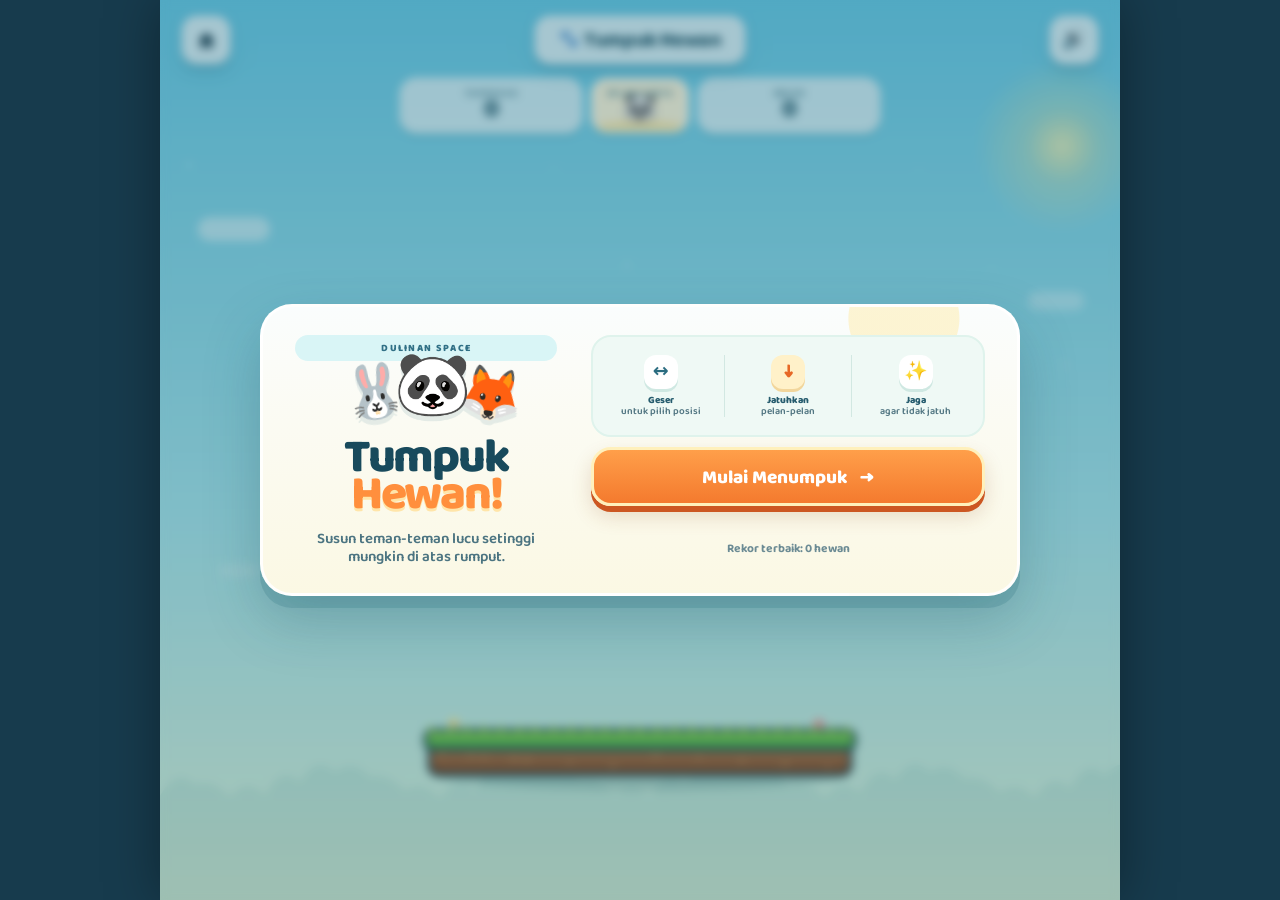
<file: games/tumpuk_hewan/index.html>
<!doctype html>
<html lang="id">
<head>
  <meta charset="utf-8">
  <meta name="viewport" content="width=device-width, initial-scale=1, maximum-scale=1, user-scalable=no, viewport-fit=cover">
  <meta name="theme-color" content="#6bcce8">
  <meta name="description" content="Tumpuk Hewan — susun hewan lucu setinggi mungkin tanpa jatuh dari platform rumput.">
  <title>Tumpuk Hewan 🐾</title>
  <script>
    (function () {
      var root = document.documentElement;
      function setAppViewportHeight() {
        var h = (window.visualViewport && window.visualViewport.height) || window.innerHeight;
        root.style.setProperty('--app-vh', h + 'px');
      }
      setAppViewportHeight();
      window.addEventListener('resize', setAppViewportHeight);
      window.addEventListener('orientationchange', setAppViewportHeight);
      if (window.visualViewport) window.visualViewport.addEventListener('resize', setAppViewportHeight);
    })();
  </script>
  <link rel="stylesheet" href="style.css?v=2">
</head>
<body>
  <main id="app" class="game-shell">
    <canvas id="gameCanvas" aria-label="Area permainan Tumpuk Hewan"></canvas>

    <header class="top-bar" aria-label="Kontrol permainan">
      <a class="round-button home-button" href="../../index.html" aria-label="Kembali ke Dulinan Space">
        <svg viewBox="0 0 24 24" aria-hidden="true">
          <path d="M12 3 2.5 11.4h2.8V21h5.1v-5.7h3.2V21h5.1v-9.6h2.8L12 3Z"/>
        </svg>
      </a>

      <div class="brand-chip" aria-label="Nama permainan">
        <span class="brand-paw" aria-hidden="true">🐾</span>
        <span>Tumpuk Hewan</span>
      </div>

      <button id="soundButton" class="round-button sound-button" type="button" aria-label="Matikan suara">🔊</button>
    </header>

    <section id="hud" class="hud" aria-live="polite">
      <div class="score-card">
        <span class="score-label">TUMPUKAN</span>
        <strong id="scoreValue">0</strong>
      </div>

      <div id="nextCard" class="next-card">
        <span class="next-label">SELANJUTNYA</span>
        <span id="nextEmoji" class="next-emoji" aria-hidden="true">🐼</span>
        <span id="nextName" class="sr-only">Panda</span>
      </div>

      <div class="score-card">
        <span class="score-label">REKOR</span>
        <strong id="bestValue">0</strong>
      </div>
    </section>

    <div id="aimHint" class="aim-hint" hidden>
      <span class="hint-arrows" aria-hidden="true">↔</span>
      <span>Geser ke kiri atau kanan</span>
    </div>

    <div id="statusToast" class="status-toast" role="status" aria-live="polite"></div>

    <button id="dropButton" class="drop-button" type="button" hidden>
      <span class="drop-icon" aria-hidden="true">↓</span>
      <span>JATUHKAN!</span>
    </button>

    <section id="introScreen" class="overlay intro-overlay">
      <div class="overlay-card intro-card">
        <div class="eyebrow">DULINAN SPACE</div>
        <div class="intro-animals" aria-hidden="true">
          <span>🐰</span><span>🐼</span><span>🦊</span>
        </div>
        <h1>Tumpuk<br><em>Hewan!</em></h1>
        <p class="intro-copy">Susun teman-teman lucu setinggi mungkin di atas rumput.</p>

        <div class="how-to">
          <div class="how-step">
            <span class="step-icon" aria-hidden="true">↔</span>
            <span><strong>Geser</strong> untuk pilih posisi</span>
          </div>
          <div class="step-line" aria-hidden="true"></div>
          <div class="how-step">
            <span class="step-icon step-drop" aria-hidden="true">↓</span>
            <span><strong>Jatuhkan</strong> pelan-pelan</span>
          </div>
          <div class="step-line" aria-hidden="true"></div>
          <div class="how-step">
            <span class="step-icon" aria-hidden="true">✨</span>
            <span><strong>Jaga</strong> agar tidak jatuh</span>
          </div>
        </div>

        <button id="startButton" class="primary-button" type="button">
          <span>Mulai Menumpuk</span>
          <span aria-hidden="true">→</span>
        </button>
        <p id="introBest" class="intro-best">Rekor terbaik: 0 hewan</p>
      </div>
    </section>

    <section id="gameOverScreen" class="overlay game-over-overlay" hidden>
      <div id="confettiLayer" class="confetti-layer" aria-hidden="true"></div>
      <div class="overlay-card game-over-card">
        <div id="resultBadge" class="result-badge" aria-hidden="true">😵‍💫</div>
        <p class="game-over-kicker">WADUH, GOYANG!</p>
        <h2 id="resultTitle">Ada yang jatuh!</h2>
        <p id="resultCopy" class="result-copy">Tumpukannya sudah hebat. Ayo coba lebih tinggi lagi!</p>

        <div class="result-score">
          <div>
            <span>TUMPUKANMU</span>
            <strong id="finalScore">0</strong>
          </div>
          <div class="result-divider" aria-hidden="true"></div>
          <div>
            <span>REKOR</span>
            <strong id="finalBest">0</strong>
          </div>
        </div>

        <div id="newBestBanner" class="new-best-banner" hidden>🏆 Rekor baru!</div>

        <button id="retryButton" class="primary-button" type="button">
          <span>Main Lagi</span>
          <span aria-hidden="true">↻</span>
        </button>
        <a class="secondary-link" href="../../index.html">Kembali ke pilihan game</a>
      </div>
    </section>

    <div id="rotateNotice" class="rotate-notice" hidden>
      <span aria-hidden="true">📱</span>
      <strong>Putar layar ke posisi tegak, ya!</strong>
    </div>
  </main>

  <script src="game.js?v=2"></script>
</body>
</html>
</file>
<file: style.css>
:root {
  --ink: #32246e;
  --purple: #6543cf;
  --purple-dark: #3e238f;
  --yellow: #ffd928;
  --white: #fff;
}

* {
  box-sizing: border-box;
  -webkit-tap-highlight-color: transparent;
}

html,
body {
  margin: 0;
  height: 100%;
  overscroll-behavior: none;
}

body {
  min-height: 100dvh;
  overflow: hidden;
  color: var(--ink);
  font-family: 'Fredoka', sans-serif;
  background: #138bd4;
}

button {
  color: inherit;
  font: inherit;
  -webkit-appearance: none;
  appearance: none;
}

button:focus-visible {
  outline: 4px solid #fff;
  outline-offset: 3px;
}

.app-shell {
  position: relative;
  width: 100%;
  max-width: 1120px;
  height: 100dvh;
  min-height: 100dvh;
  margin: 0 auto;
  overflow: hidden;
  background:
    radial-gradient(circle at 22% 8%, rgba(255,255,255,.2) 0 2px, transparent 3px),
    radial-gradient(circle at 82% 14%, rgba(255,255,255,.28) 0 3px, transparent 4px),
    linear-gradient(180deg, #0abaff 0%, #49d8f8 41%, #8eeeca 74%, #6cdb6b 100%);
  box-shadow: 0 0 70px rgba(9, 46, 122, .4);
  isolation: isolate;
}

.app-shell::before {
  position: absolute;
  z-index: -2;
  right: -12%;
  bottom: 32px;
  left: -12%;
  height: 33%;
  content: '';
  opacity: .7;
  background:
    radial-gradient(ellipse at 12% 100%, #34ab48 0 35%, transparent 36%),
    radial-gradient(ellipse at 42% 100%, #85df47 0 39%, transparent 40%),
    radial-gradient(ellipse at 72% 100%, #2fb24e 0 38%, transparent 39%),
    radial-gradient(ellipse at 94% 100%, #9ee85a 0 37%, transparent 38%);
  filter: blur(1px);
}

.app-shell::after {
  position: absolute;
  z-index: -1;
  right: -20%;
  bottom: -42px;
  left: -20%;
  height: 150px;
  content: '';
  border-radius: 50% 50% 0 0;
  background:
    radial-gradient(circle at 16% 38%, #ff90bd 0 5px, transparent 6px),
    radial-gradient(circle at 78% 18%, #ffe16c 0 6px, transparent 7px),
    linear-gradient(180deg, #b5f06d, #4ac65a);
  box-shadow: inset 0 8px 20px rgba(255,255,255,.35);
}

/* decorative play world */

.world-bg {
  position: absolute;
  z-index: -1;
  inset: 0;
  overflow: hidden;
  pointer-events: none;
}

.cloud {
  position: absolute;
  width: 120px;
  height: 37px;
  border-radius: 50px;
  opacity: .92;
  background: rgba(255,255,255,.88);
  filter: drop-shadow(0 5px 3px rgba(29,137,195,.1));
}

.cloud::before,
.cloud::after {
  position: absolute;
  bottom: 0;
  content: '';
  border-radius: 50%;
  background: inherit;
}

.cloud::before {
  left: 20px;
  width: 58px;
  height: 58px;
}

.cloud::after {
  right: 14px;
  width: 72px;
  height: 72px;
}

.cloud-one {
  top: 112px;
  left: -50px;
  transform: scale(.8);
}

.cloud-two {
  top: 154px;
  right: -48px;
  transform: scale(.68);
}

.floating-star {
  position: absolute;
  color: var(--yellow);
  font-size: 25px;
  text-shadow: 0 3px 0 #f29e00, 0 5px 10px rgba(87,62,103,.2);
  animation: twinkle 2.8s ease-in-out infinite;
}

.star-one { top: 72px; left: 18%; transform: rotate(-10deg); }
.star-two { top: 56px; right: 22%; color: #ff79c9; font-size: 20px; animation-delay: .7s; }
.star-three { top: 184px; left: 7%; font-size: 18px; animation-delay: 1.2s; }
.star-four { top: 205px; right: 8%; color: #fff4ad; font-size: 15px; animation-delay: .3s; }

.home-screen {
  position: absolute;
  inset: 0;
  display: flex;
  flex-direction: column;
  min-height: 0;
  padding-bottom: calc(85px + env(safe-area-inset-bottom));
  opacity: 1;
  transform: scale(1);
  transition: transform .4s cubic-bezier(.2,.8,.2,1), opacity .28s ease;
}

.home-screen.is-hidden {
  opacity: 0;
  transform: scale(.94);
  pointer-events: none;
}

/* top controls */

.topbar {
  position: relative;
  z-index: 3;
  display: grid;
  grid-template-columns: 58px 1fr auto;
  align-items: center;
  gap: 10px;
  padding:
    max(14px, calc(env(safe-area-inset-top) + 8px))
    max(16px, calc(env(safe-area-inset-right) + 14px))
    4px
    max(16px, calc(env(safe-area-inset-left) + 14px));
}

.round-button {
  display: grid;
  width: 52px;
  height: 52px;
  padding: 0;
  cursor: pointer;
  border: 4px solid #aa8fff;
  border-radius: 50%;
  background: linear-gradient(180deg, #7957e7, #4a2aa8);
  box-shadow:
    inset 0 3px 0 rgba(255,255,255,.45),
    inset 0 -4px 0 rgba(40,19,100,.3),
    0 5px 0 #37237a,
    0 8px 15px rgba(48,36,108,.3);
  place-content: center;
}

.menu-button span {
  display: block;
  width: 23px;
  height: 4px;
  margin: 2px auto;
  border-radius: 4px;
  background: #fff;
  box-shadow: 0 2px 0 rgba(35,20,98,.25);
}

.brand-lockup {
  display: flex;
  align-items: center;
  min-width: 0;
  gap: 8px;
}

.brand-logo {
  display: block;
  width: 53px;
  height: 53px;
  flex: 0 0 auto;
  border-radius: 16px;
  object-fit: contain;
  filter: drop-shadow(0 5px 7px rgba(47,37,104,.2));
  animation: brand-float 4s ease-in-out infinite;
}

.brand-wordmark {
  display: none;
  min-width: 0;
  color: #fff;
  font-family: 'Baloo 2', cursive;
  font-size: 21px;
  line-height: .8;
  text-shadow: 0 2px 0 #4635a0;
}

.brand-wordmark b,
.brand-wordmark small {
  display: block;
}

.brand-wordmark small {
  margin-top: 7px;
  color: #fff262;
  font-size: 10px;
  letter-spacing: .28em;
}

.star-score {
  position: relative;
  display: flex;
  min-width: 95px;
  height: 47px;
  align-items: center;
  justify-content: flex-end;
  padding: 4px 17px 4px 37px;
  border: 3px solid #aa8fff;
  border-radius: 24px;
  color: #fff;
  background: linear-gradient(180deg, #7956dc, #4e2a9e);
  box-shadow:
    inset 0 2px 0 rgba(255,255,255,.32),
    0 5px 0 #342076,
    0 8px 14px rgba(48,36,108,.25);
}

.star-score strong {
  font-family: 'Baloo 2', cursive;
  font-size: 24px;
  line-height: 1;
  text-shadow: 0 3px 0 rgba(39,19,102,.55);
}

.score-coin {
  position: absolute;
  display: grid;
  width: 49px;
  height: 49px;
  margin-right: 49px;
  border: 4px solid #ffef63;
  border-radius: 50%;
  color: #fff26b;
  background: linear-gradient(145deg, #ffc728, #ff9b00);
  box-shadow: inset 0 2px 0 rgba(255,255,255,.6), 0 3px 0 #db7100;
  font-size: 25px;
  text-shadow: 0 2px 0 #e38900;
  place-items: center;
}

/* title */

.hero {
  position: relative;
  z-index: 2;
  flex: 0 0 auto;
  padding: 0 20px 13px;
  text-align: center;
}

.hero h1 {
  display: inline-flex;
  align-items: baseline;
  gap: 8px;
  margin: 0;
  color: #fff;
  font-family: 'Baloo 2', cursive;
  font-size: clamp(37px, 10vw, 58px);
  font-weight: 800;
  letter-spacing: -2px;
  line-height: 1;
  transform: rotate(-1deg);
  filter: drop-shadow(0 7px 0 #2f2386) drop-shadow(0 10px 3px rgba(45,33,119,.28));
  -webkit-text-stroke: 2px #4d389e;
}

.hero h1 strong {
  color: #ffd329;
  -webkit-text-stroke-color: #bf6700;
}

.hero p {
  position: relative;
  display: table;
  min-width: min(330px, 82vw);
  margin: 8px auto 0;
  padding: 8px 28px 9px;
  border: 2px solid #ffc96c;
  border-radius: 9px 9px 20px 20px;
  color: #6d356f;
  background: linear-gradient(180deg, #fff9df, #ffe5a7);
  box-shadow: 0 5px 0 #dd9236, 0 7px 10px rgba(94,62,115,.2);
  font-family: 'Baloo 2', cursive;
  font-size: clamp(15px, 4.2vw, 20px);
  font-weight: 700;
  line-height: 1.1;
}

.hero p::before,
.hero p::after {
  position: absolute;
  bottom: -3px;
  width: 18px;
  height: 18px;
  content: '';
  background: #ffe6a9;
  transform: rotate(45deg);
}

.hero p::before { left: -5px; }
.hero p::after { right: -5px; }

.hero p span,
.hero p b {
  position: relative;
  z-index: 1;
}

.hero p b {
  display: inline-block;
  animation: rocket 1.5s ease-in-out infinite;
}

.hero-sparkle {
  position: absolute;
  top: 17px;
  color: var(--yellow);
  font-size: 28px;
  text-shadow: 0 3px 0 #f19100;
  animation: twinkle 2.5s ease-in-out infinite;
}

.sparkle-left { left: 12%; transform: rotate(-12deg); }
.sparkle-right { right: 11%; transform: rotate(11deg); animation-delay: .8s; }

/* game cards */

.games-grid {
  display: grid;
  min-height: 0;
  flex: 1 1 auto;
  align-content: start;
  grid-template-columns: repeat(2, minmax(0, 1fr));
  gap: 14px;
  padding: 7px 14px 28px;
  overflow-x: hidden;
  overflow-y: auto;
  scroll-padding: 12px;
  -webkit-overflow-scrolling: touch;
  overscroll-behavior: contain;
}

.games-grid::-webkit-scrollbar {
  width: 7px;
}

.games-grid::-webkit-scrollbar-thumb {
  border: 2px solid transparent;
  border-radius: 10px;
  background: rgba(78,49,145,.45);
  background-clip: padding-box;
}

.game-card {
  --card-a: #ff5689;
  --card-b: #ea2f70;
  --card-edge: #ffb2c7;
  --card-shadow: #b91f59;
  position: relative;
  display: flex;
  min-width: 0;
  min-height: 236px;
  flex-direction: column;
  align-items: stretch;
  padding: 7px;
  overflow: hidden;
  cursor: pointer;
  border: 3px solid var(--card-edge);
  border-radius: 25px;
  color: #fff;
  background:
    radial-gradient(circle at 18% 14%, rgba(255,255,255,.18) 0 4px, transparent 5px),
    radial-gradient(circle at 88% 20%, rgba(255,255,255,.15) 0 6px, transparent 7px),
    linear-gradient(145deg, var(--card-a), var(--card-b));
  box-shadow:
    inset 0 3px 0 rgba(255,255,255,.45),
    inset 0 -4px 0 rgba(73,28,115,.12),
    0 7px 0 var(--card-shadow),
    0 12px 18px rgba(52,35,113,.23);
  animation: card-pop .52s cubic-bezier(.2,1.35,.4,1) backwards;
  animation-delay: calc(var(--index) * 50ms);
}

.game-card::before {
  position: absolute;
  top: -45px;
  right: -35px;
  width: 115px;
  height: 115px;
  content: '';
  border-radius: 50%;
  background: rgba(255,255,255,.1);
}

.game-card::after {
  position: absolute;
  bottom: 48px;
  left: -20px;
  width: 75px;
  height: 75px;
  content: '';
  border-radius: 50%;
  background: rgba(255,255,255,.07);
}

.game-card:hover {
  transform: translateY(-4px) rotate(-.4deg);
  box-shadow:
    inset 0 3px 0 rgba(255,255,255,.45),
    inset 0 -4px 0 rgba(73,28,115,.12),
    0 10px 0 var(--card-shadow),
    0 16px 22px rgba(52,35,113,.27);
}

.game-card:active {
  transform: translateY(5px) scale(.98);
  box-shadow:
    inset 0 3px 0 rgba(255,255,255,.35),
    0 2px 0 var(--card-shadow),
    0 5px 9px rgba(52,35,113,.2);
}

.game-art-frame {
  position: relative;
  z-index: 1;
  width: 100%;
  max-width: 174px;
  aspect-ratio: 1;
  align-self: center;
  overflow: hidden;
  border: 2px solid rgba(255,255,255,.26);
  border-radius: 20px;
  background: rgba(255,255,255,.12);
  box-shadow: inset 0 2px 0 rgba(255,255,255,.22), 0 4px 7px rgba(47,24,97,.12);
}

.game-sprite {
  display: block;
  width: 100%;
  height: 100%;
  background-image: url('assets/ui/game-illustrations-v1.webp');
  background-repeat: no-repeat;
  background-position: var(--sprite-x) var(--sprite-y);
  background-size: 400% 200%;
}

.game-sprite.bowling-art {
  position: relative;
  overflow: hidden;
  background:
    radial-gradient(circle at 50% 11%, rgba(255,255,255,.38) 0 2px, transparent 3px),
    repeating-conic-gradient(from -10deg at 50% 30%, rgba(255,255,255,.16) 0deg 12deg, transparent 13deg 25deg),
    linear-gradient(180deg, #ed48e7 0 32%, transparent 32%),
    linear-gradient(101deg, #e93cd7 0 13%, #2a9fe1 13% 26%, #44dff0 26% 39%, #4fe46e 39% 52%, #fff14b 52% 65%, #ff9d30 65% 78%, #f14351 78% 89%, #a841d8 89%);
  background-image:
    radial-gradient(circle at 50% 11%, rgba(255,255,255,.38) 0 2px, transparent 3px),
    repeating-conic-gradient(from -10deg at 50% 30%, rgba(255,255,255,.16) 0deg 12deg, transparent 13deg 25deg),
    linear-gradient(180deg, #ed48e7 0 32%, transparent 32%),
    linear-gradient(101deg, #e93cd7 0 13%, #2a9fe1 13% 26%, #44dff0 26% 39%, #4fe46e 39% 52%, #fff14b 52% 65%, #ff9d30 65% 78%, #f14351 78% 89%, #a841d8 89%);
  background-position: center;
  background-size: auto;
}

.game-sprite.bowling-art::before {
  position: absolute;
  z-index: 2;
  right: 28%;
  bottom: 11%;
  width: 33%;
  aspect-ratio: 1;
  content: '';
  border: 3px solid rgba(255,255,255,.9);
  border-radius: 50%;
  background:
    radial-gradient(circle at 62% 28%, #351160 0 3%, transparent 4%),
    radial-gradient(circle at 75% 40%, #351160 0 3%, transparent 4%),
    radial-gradient(circle at 53% 43%, #351160 0 3%, transparent 4%),
    radial-gradient(circle at 34% 27%, #bdfbff 0 6%, #9856ef 25%, #5720ad 69%, #35106d 100%);
  box-shadow: 0 7px 0 rgba(74,23,112,.28), 0 10px 14px rgba(65,19,105,.2);
}

.game-sprite.bowling-art::after {
  position: absolute;
  z-index: 1;
  top: 13%;
  left: 50%;
  content: '♟  ♟  ♟';
  color: #fffdf4;
  font-family: Georgia, serif;
  font-size: clamp(29px, 11vw, 49px);
  letter-spacing: -7px;
  white-space: nowrap;
  text-shadow:
    0 3px 0 #ed4e64,
    -2px 0 0 #b8458b,
    2px 0 0 #b8458b,
    0 6px 8px rgba(74,23,112,.26);
  transform: translateX(-52%) scaleX(.8);
}

.game-sprite.suku-art {
  position: relative;
  overflow: hidden;
  background:
    repeating-linear-gradient(-45deg, rgba(255,255,255,.14) 0 10px, transparent 10px 20px),
    linear-gradient(160deg, #ff8fc4 0%, #ff4fa0 55%, #b23fe0 100%);
}

.game-sprite.suku-art::after {
  position: absolute;
  inset: 0;
  z-index: 1;
  display: flex;
  align-items: center;
  justify-content: center;
  content: '📖';
  font-size: clamp(44px, 15vw, 72px);
  filter: drop-shadow(0 4px 6px rgba(60,10,50,.3));
}

.card-star {
  position: absolute;
  z-index: 2;
  top: 8px;
  right: 9px;
  color: #ffe534;
  font-size: 24px;
  line-height: 1;
  text-shadow: 0 3px 0 #e78d00, 0 4px 6px rgba(68,35,99,.26);
  transform: rotate(12deg);
}

.game-copy {
  position: relative;
  z-index: 2;
  display: flex;
  min-height: 62px;
  flex: 1;
  flex-direction: column;
  align-items: center;
  justify-content: space-between;
  padding: 6px 2px 0;
}

.game-name {
  margin: 0;
  color: #fff;
  font-family: 'Baloo 2', cursive;
  font-size: clamp(18px, 4.9vw, 23px);
  font-weight: 800;
  letter-spacing: -.3px;
  line-height: .96;
  text-align: center;
  text-shadow:
    0 2px 0 rgba(61,30,115,.55),
    0 3px 5px rgba(50,24,87,.28);
}

.game-tag {
  display: inline-flex;
  min-width: 76%;
  min-height: 29px;
  align-items: center;
  justify-content: center;
  gap: 7px;
  margin-top: 7px;
  padding: 4px 11px;
  border: 2px solid rgba(255,255,255,.38);
  border-radius: 18px;
  background: rgba(70,28,121,.15);
  box-shadow: inset 0 2px 0 rgba(255,255,255,.12);
  font-size: 12px;
  font-weight: 700;
  line-height: 1;
  text-shadow: 0 2px 0 rgba(51,24,96,.35);
}

.tag-icon {
  color: #fffad0;
  font-size: 15px;
}

/* bottom navigation */

.bottom-nav {
  position: absolute;
  z-index: 5;
  right: max(12px, env(safe-area-inset-right));
  bottom: max(8px, env(safe-area-inset-bottom));
  left: max(12px, env(safe-area-inset-left));
  display: grid;
  height: 76px;
  grid-template-columns: repeat(4, 1fr);
  align-items: center;
  padding: 5px 8px;
  border: 3px solid #a68bea;
  border-radius: 30px;
  background: linear-gradient(180deg, rgba(113,79,211,.97), rgba(65,39,146,.98));
  box-shadow:
    inset 0 3px 0 rgba(255,255,255,.3),
    0 7px 0 #332173,
    0 10px 22px rgba(46,32,104,.34);
  backdrop-filter: blur(10px);
}

.nav-item {
  position: relative;
  display: flex;
  min-width: 0;
  height: 62px;
  flex-direction: column;
  align-items: center;
  justify-content: center;
  gap: 0;
  padding: 0 2px;
  cursor: pointer;
  border: 0;
  border-radius: 18px;
  color: #f7f2ff;
  background: transparent;
  font-family: 'Baloo 2', cursive;
  font-size: 11px;
  font-weight: 700;
  line-height: 1;
  text-shadow: 0 2px 0 #342078;
}

.nav-item.is-active {
  color: #fff;
}

.nav-icon {
  display: grid;
  height: 34px;
  color: #eee6ff;
  font-family: 'Fredoka', sans-serif;
  font-size: 27px;
  line-height: 1;
  filter: drop-shadow(0 3px 0 #38227c);
  place-items: center;
}

.nav-item.is-active .nav-icon {
  color: var(--yellow);
  text-shadow: 0 2px 0 #ed9200;
  transform: translateY(-2px) scale(1.12);
}

.nav-home {
  font-size: 38px;
  line-height: .65;
}

/* loading screen */

.play-overlay {
  position: absolute;
  z-index: 20;
  inset: 0;
  display: flex;
  flex-direction: column;
  align-items: center;
  justify-content: center;
  padding: 34px;
  overflow: hidden;
  text-align: center;
  animation: screen-pop .35s ease both;
}

.play-overlay::before,
.play-overlay::after {
  position: absolute;
  content: '';
  border-radius: 50%;
  background: rgba(255,255,255,.14);
}

.play-overlay::before {
  top: -80px;
  right: -70px;
  width: 260px;
  height: 260px;
}

.play-overlay::after {
  bottom: -100px;
  left: -80px;
  width: 300px;
  height: 300px;
}

.play-overlay[hidden],
.loading-state[hidden],
.ready-state[hidden],
.toast[hidden] {
  display: none;
}

.back-btn {
  position: absolute;
  z-index: 3;
  top: max(18px, calc(env(safe-area-inset-top) + 10px));
  left: max(17px, calc(env(safe-area-inset-left) + 12px));
  display: flex;
  align-items: center;
  gap: 7px;
  padding: 9px 16px 9px 12px;
  cursor: pointer;
  border: 3px solid rgba(255,255,255,.7);
  border-radius: 24px;
  color: var(--ink);
  background: rgba(255,255,255,.94);
  box-shadow: 0 5px 0 rgba(47,33,104,.28), 0 8px 14px rgba(40,25,91,.2);
  font-weight: 700;
}

.loading-state,
.ready-state {
  position: relative;
  z-index: 2;
}

.orbit-ring {
  position: relative;
  width: 170px;
  height: 170px;
  margin: 0 auto 28px;
}

.orbit-rotator {
  position: absolute;
  inset: -13px;
  border: 3px dashed rgba(255,255,255,.58);
  border-radius: 50%;
  animation: orbit 3s linear infinite;
}

.orbit-star {
  position: absolute;
  top: -13px;
  left: 50%;
  color: #ffe435;
  font-size: 31px;
  text-shadow: 0 3px 0 #e48600;
  transform: translateX(-50%);
}

.loading-art,
.ready-art {
  border: 5px solid rgba(255,255,255,.8);
  border-radius: 34px;
  box-shadow: 0 10px 0 rgba(49,27,111,.22), 0 16px 25px rgba(45,25,96,.24);
  animation: floaty 2.3s ease-in-out infinite;
}

.loading-art {
  position: absolute;
  inset: 0;
}

.ready-art {
  width: 186px;
  height: 186px;
  margin: 0 auto 28px;
}

.play-game-name {
  max-width: 330px;
  color: #fff;
  font-family: 'Baloo 2', cursive;
  font-size: clamp(30px, 8vw, 43px);
  font-weight: 800;
  letter-spacing: -.8px;
  line-height: .98;
  text-shadow: 0 4px 0 rgba(53,29,113,.62), 0 8px 12px rgba(43,26,91,.23);
}

.play-status,
.ready-copy {
  margin: 9px 0 0;
  color: rgba(255,255,255,.96);
  font-size: 16px;
  font-weight: 600;
  text-shadow: 0 2px 0 rgba(48,29,100,.28);
}

.progress-track {
  width: min(260px, 74vw);
  height: 17px;
  margin: 26px auto 0;
  padding: 3px;
  overflow: hidden;
  border: 2px solid rgba(255,255,255,.55);
  border-radius: 12px;
  background: rgba(51,29,109,.23);
}

.progress-fill {
  width: 0;
  height: 100%;
  border-radius: 8px;
  background: linear-gradient(90deg, #fff06c, #fff);
  box-shadow: 0 0 9px rgba(255,255,255,.7);
  transition: width .2s ease;
}

.play-btn {
  margin-top: 29px;
  padding: 13px 28px;
  cursor: pointer;
  border: 4px solid rgba(255,255,255,.7);
  border-radius: 30px;
  background: #fff;
  box-shadow: 0 7px 0 rgba(52,28,110,.34), 0 12px 18px rgba(45,24,95,.2);
  font-family: 'Baloo 2', cursive;
  font-size: 21px;
  font-weight: 800;
}

.play-btn:active {
  transform: translateY(5px);
  box-shadow: 0 2px 0 rgba(52,28,110,.34);
}

.play-btn:disabled {
  cursor: default;
  opacity: .55;
}

/* feedback */

.toast {
  position: absolute;
  z-index: 40;
  right: 50%;
  bottom: max(99px, calc(env(safe-area-inset-bottom) + 94px));
  width: max-content;
  max-width: calc(100% - 40px);
  padding: 11px 18px;
  border: 3px solid #fff;
  border-radius: 22px;
  color: #fff;
  background: #5032a5;
  box-shadow: 0 5px 0 #302070, 0 9px 15px rgba(39,25,91,.28);
  font-size: 14px;
  font-weight: 700;
  text-align: center;
  transform: translateX(50%);
  animation: toast-in .25s ease both;
}

/* theme variants */

.theme-pink {
  --card-a: #ff75a2;
  --card-b: #ec3775;
  --card-edge: #ffc0d1;
  --card-shadow: #bd245b;
}

.theme-blue {
  --card-a: #3dbdff;
  --card-b: #087adf;
  --card-edge: #a8e5ff;
  --card-shadow: #075eae;
}

.theme-orange {
  --card-a: #ffc739;
  --card-b: #f08a08;
  --card-edge: #ffe899;
  --card-shadow: #ba5d08;
}

.theme-purple {
  --card-a: #a875f2;
  --card-b: #6741d1;
  --card-edge: #d9bdff;
  --card-shadow: #472c9d;
}

.theme-teal {
  --card-a: #30d4ca;
  --card-b: #069c9c;
  --card-edge: #a4fff1;
  --card-shadow: #087678;
}

.theme-lime {
  --card-a: #b8eb37;
  --card-b: #5fbd10;
  --card-edge: #e1ff90;
  --card-shadow: #408c0b;
}

.theme-green {
  --card-a: #7cdd41;
  --card-b: #34a23d;
  --card-edge: #c8ff91;
  --card-shadow: #21752e;
}

.theme-rose {
  --card-a: #ff6399;
  --card-b: #dc286b;
  --card-edge: #ffb9d1;
  --card-shadow: #a81851;
}

/* wider layouts */

@media (min-width: 560px) {
  .topbar {
    grid-template-columns: 60px 1fr auto;
    padding-right: 25px;
    padding-left: 25px;
  }

  .brand-wordmark {
    display: block;
  }

  .hero {
    padding-top: 2px;
  }

  .games-grid {
    gap: 18px;
    padding-right: 24px;
    padding-left: 24px;
  }

  .game-card {
    min-height: 246px;
    border-radius: 30px;
  }

  .game-art-frame {
    max-width: 182px;
  }

  .game-name {
    font-size: 24px;
  }

  .game-tag {
    max-width: 170px;
    font-size: 13px;
  }

  .bottom-nav {
    right: 50%;
    left: auto;
    width: min(550px, calc(100% - 34px));
    transform: translateX(50%);
  }
}

@media (min-width: 768px) and (min-height: 560px) and (orientation: landscape) {
  .home-screen {
    padding-bottom: calc(92px + env(safe-area-inset-bottom));
  }

  .topbar {
    grid-template-columns: 64px 1fr auto;
    padding: max(14px, calc(env(safe-area-inset-top) + 8px)) 32px 0;
  }

  .round-button {
    width: 56px;
    height: 56px;
  }

  .brand-logo {
    width: 58px;
    height: 58px;
  }

  .star-score {
    min-width: 110px;
  }

  .hero {
    position: absolute;
    top: max(18px, calc(env(safe-area-inset-top) + 12px));
    right: 145px;
    left: 145px;
    padding: 0;
    pointer-events: none;
  }

  .hero h1 {
    font-size: clamp(38px, 5vw, 56px);
  }

  .hero p {
    min-width: 300px;
    margin-top: 5px;
    padding-top: 6px;
    padding-bottom: 7px;
    font-size: 17px;
  }

  .hero-sparkle {
    display: none;
  }

  .games-grid {
    grid-template-columns: repeat(4, minmax(0, 1fr));
    gap: clamp(12px, 1.45vw, 18px);
    align-content: center;
    padding: 76px 28px 25px;
  }

  .game-card {
    min-height: clamp(210px, 30dvh, 264px);
    padding: 7px;
  }

  .game-art-frame {
    width: min(100%, clamp(125px, 15dvh, 166px));
  }

  .game-copy {
    min-height: 58px;
  }

  .game-name {
    font-size: clamp(17px, 2vw, 23px);
  }

  .game-tag {
    width: 86%;
  }

  .bottom-nav {
    height: 78px;
  }
}

@media (min-width: 960px) and (min-height: 700px) {
  .games-grid {
    padding-right: 38px;
    padding-left: 38px;
  }

  .game-card {
    min-height: 280px;
  }

  .game-art-frame {
    width: min(100%, 185px);
  }
}

@media (max-width: 360px) {
  .topbar {
    grid-template-columns: 49px 1fr auto;
    padding-right: 10px;
    padding-left: 10px;
  }

  .round-button {
    width: 45px;
    height: 45px;
    border-width: 3px;
  }

  .menu-button span {
    width: 20px;
    height: 3px;
  }

  .brand-logo {
    width: 45px;
    height: 45px;
  }

  .star-score {
    min-width: 83px;
    height: 41px;
    padding-right: 12px;
    padding-left: 33px;
  }

  .star-score strong {
    font-size: 21px;
  }

  .score-coin {
    width: 43px;
    height: 43px;
    margin-right: 43px;
    font-size: 21px;
  }

  .hero {
    padding-right: 10px;
    padding-left: 10px;
  }

  .hero h1 {
    gap: 5px;
    font-size: 35px;
  }

  .hero p {
    min-width: 270px;
    font-size: 14px;
  }

  .games-grid {
    gap: 11px;
    padding-right: 10px;
    padding-left: 10px;
  }

  .game-card {
    min-height: 214px;
    border-radius: 22px;
  }

  .game-art-frame {
    max-width: 138px;
  }

  .game-name {
    font-size: 17px;
  }

  .game-tag {
    min-width: 88%;
    padding-right: 7px;
    padding-left: 7px;
    font-size: 10px;
  }
}

@media (prefers-reduced-motion: reduce) {
  *,
  *::before,
  *::after {
    scroll-behavior: auto !important;
    animation-duration: .001ms !important;
    animation-iteration-count: 1 !important;
    transition-duration: .001ms !important;
  }
}

@keyframes card-pop {
  0% { opacity: 0; transform: translateY(24px) scale(.78); }
  70% { opacity: 1; transform: translateY(-3px) scale(1.025); }
  100% { opacity: 1; transform: translateY(0) scale(1); }
}

@keyframes screen-pop {
  from { opacity: 0; transform: scale(.96); }
  to { opacity: 1; transform: scale(1); }
}

@keyframes floaty {
  0%, 100% { transform: translateY(0) rotate(-1deg); }
  50% { transform: translateY(-8px) rotate(1deg); }
}

@keyframes twinkle {
  0%, 100% { opacity: .55; transform: scale(.85) rotate(-8deg); }
  50% { opacity: 1; transform: scale(1.18) rotate(8deg); }
}

@keyframes orbit {
  from { transform: rotate(0); }
  to { transform: rotate(360deg); }
}

@keyframes brand-float {
  0%, 100% { transform: translateY(0) rotate(-1deg); }
  50% { transform: translateY(-4px) rotate(1deg); }
}

@keyframes rocket {
  0%, 100% { transform: translate(0, 0) rotate(0); }
  50% { transform: translate(3px, -3px) rotate(-5deg); }
}

@keyframes toast-in {
  from { opacity: 0; transform: translate(50%, 12px) scale(.92); }
  to { opacity: 1; transform: translate(50%, 0) scale(1); }
}
</file>
<file: site/style.css>
* {
  box-sizing: border-box;
  -webkit-tap-highlight-color: transparent;
}

html, body {
  margin: 0;
  height: 100%;
}

body {
  font-family: 'Fredoka', sans-serif;
  background: linear-gradient(180deg, #fef4e6 0%, #fde9d4 42%, #ffe0ce 100%);
  min-height: 100dvh;
}

button {
  font: inherit;
  -webkit-appearance: none;
  appearance: none;
}

/* ---------- shell ---------- */

.app-shell {
  position: relative;
  max-width: 480px;
  margin: 0 auto;
  min-height: 100dvh;
  overflow: hidden;
}

.deco-blob {
  position: absolute;
  top: -70px;
  right: -50px;
  width: 220px;
  height: 220px;
  border-radius: 50%;
  background: radial-gradient(circle at 35% 35%, #ffd88a, #ffb347);
  opacity: .35;
  filter: blur(2px);
  pointer-events: none;
}

.twinkle {
  position: absolute;
  font-size: 14px;
  line-height: 1;
  pointer-events: none;
}
.twinkle-1 { top: 70px; left: 18px; width: 14px; height: 14px; color: #ffb347; animation: twinkle 3s ease-in-out infinite; }
.twinkle-2 { top: 150px; right: 40px; width: 10px; height: 10px; font-size: 10px; color: #ff7eb3; animation: twinkle 2.4s ease-in-out .6s infinite; }
.twinkle-3 { top: 44px; left: 150px; width: 8px; height: 8px; font-size: 8px; color: #7ad0ff; animation: twinkle 3.2s ease-in-out 1.1s infinite; }

/* ---------- home screen ---------- */

.home-screen {
  position: absolute;
  inset: 0;
  display: flex;
  flex-direction: column;
  transform: scale(1);
  opacity: 1;
  transition: transform .45s cubic-bezier(.4,0,.2,1), opacity .35s;
}

.home-screen.is-hidden {
  transform: scale(.92);
  opacity: 0;
  pointer-events: none;
}

.home-header {
  padding: 58px 24px 12px;
  display: flex;
  align-items: center;
  gap: 12px;
}

.mascot {
  position: relative;
  width: 52px;
  height: 52px;
  flex: 0 0 auto;
  animation: bob 4s ease-in-out infinite;
}
.mascot-face {
  position: absolute;
  inset: 0;
  border-radius: 50%;
  background: radial-gradient(circle at 35% 30%, #8f7bff, #5b46d6);
  box-shadow: 0 6px 16px rgba(91,70,214,.45);
}
.mascot-eye {
  position: absolute;
  top: 14px;
  width: 9px;
  height: 9px;
  border-radius: 50%;
  background: #fff;
}
.mascot-eye-left { left: 10px; }
.mascot-eye-right { right: 12px; }
.mascot-pupil {
  position: absolute;
  top: 17px;
  width: 4px;
  height: 4px;
  border-radius: 50%;
  background: #2b2d6e;
}
.mascot-pupil-left { left: 12px; }
.mascot-pupil-right { right: 14px; }
.mascot-mouth {
  position: absolute;
  bottom: 14px;
  left: 50%;
  transform: translateX(-50%);
  width: 14px;
  height: 7px;
  border-radius: 0 0 10px 10px;
  background: #2b2d6e;
}

.title-block {
  flex: 1;
  min-width: 0;
}
.app-title {
  margin: 0;
  font-family: 'Baloo 2', cursive;
  font-weight: 800;
  font-size: 28px;
  line-height: 1;
  color: #3a2a6d;
  letter-spacing: -.5px;
}
.subtitle {
  margin: 3px 0 0;
  font-size: 14px;
  color: #c06a3e;
  font-weight: 500;
}

/* ---------- games grid ---------- */

.games-grid {
  flex: 1;
  overflow-y: auto;
  padding: 10px 20px 26px;
  display: grid;
  grid-template-columns: 1fr 1fr;
  gap: 16px;
}

.game-card {
  position: relative;
  display: block;
  width: 100%;
  border: none;
  border-radius: 26px;
  padding: 16px 14px 14px;
  text-align: center;
  overflow: hidden;
  cursor: pointer;
  color: inherit;
  animation: pop .4s ease both;
}
.game-card:focus-visible {
  outline: 3px solid #fff;
  outline-offset: 2px;
}

.game-card-glow {
  position: absolute;
  top: -26px;
  right: -26px;
  width: 78px;
  height: 78px;
  border-radius: 50%;
  background: rgba(255,255,255,.2);
  pointer-events: none;
}

.game-card-content {
  position: relative;
}

.game-icon {
  width: 70px;
  height: 70px;
  margin: 0 auto;
  border-radius: 22px;
  background: rgba(255,255,255,.35);
  display: flex;
  align-items: center;
  justify-content: center;
  font-size: 38px;
  box-shadow: inset 0 2px 6px rgba(255,255,255,.5);
}

.game-name {
  font-family: 'Baloo 2', cursive;
  font-weight: 700;
  font-size: 17px;
  line-height: 1.1;
  color: #fff;
  margin-top: 12px;
  text-shadow: 0 1px 2px rgba(0,0,0,.12);
}

.game-tag {
  font-size: 12px;
  color: rgba(255,255,255,.9);
  font-weight: 500;
  margin-top: 2px;
}

/* ---------- loading / play overlay ---------- */

.play-overlay {
  position: absolute;
  inset: 0;
  display: flex;
  flex-direction: column;
  align-items: center;
  justify-content: center;
  text-align: center;
  padding: 32px;
  animation: pop .35s ease both;
  z-index: 10;
}
.play-overlay[hidden] {
  display: none;
}

.back-btn {
  position: absolute;
  top: 56px;
  left: 20px;
  display: flex;
  align-items: center;
  gap: 6px;
  background: rgba(255,255,255,.9);
  border: none;
  padding: 8px 16px 8px 12px;
  border-radius: 22px;
  font-family: 'Fredoka', sans-serif;
  font-weight: 600;
  color: #3a2a6d;
  font-size: 15px;
  box-shadow: 0 4px 10px rgba(0,0,0,.15);
  cursor: pointer;
}

.loading-state[hidden],
.ready-state[hidden] {
  display: none;
}

.orbit-ring {
  position: relative;
  width: 130px;
  height: 130px;
  margin-bottom: 34px;
}
.orbit-rotator {
  position: absolute;
  inset: 0;
  animation: orbit 2.4s linear infinite;
}
.orbit-star {
  position: absolute;
  top: -6px;
  left: 50%;
  transform: translateX(-50%);
  font-size: 26px;
}
.orbit-center {
  position: absolute;
  inset: 22px;
  border-radius: 28px;
  background: rgba(255,255,255,.4);
  display: flex;
  align-items: center;
  justify-content: center;
  font-size: 52px;
  animation: floaty 2s ease-in-out infinite;
}

.play-game-name {
  font-family: 'Baloo 2', cursive;
  font-weight: 800;
  font-size: 26px;
  color: #fff;
  text-shadow: 0 2px 4px rgba(0,0,0,.15);
}

.play-status {
  font-size: 16px;
  color: rgba(255,255,255,.95);
  font-weight: 500;
  margin: 6px 0 0;
}

.progress-track {
  margin-top: 26px;
  width: 190px;
  height: 14px;
  border-radius: 10px;
  background: rgba(255,255,255,.35);
  overflow: hidden;
}
.progress-fill {
  height: 100%;
  width: 0%;
  border-radius: 10px;
  background: #fff;
  transition: width .25s ease;
}

.ready-emoji {
  font-size: 70px;
  margin-bottom: 20px;
  animation: floaty 2s ease-in-out infinite;
}

.ready-state .play-game-name {
  font-size: 28px;
}

.ready-copy {
  font-size: 16px;
  color: rgba(255,255,255,.95);
  font-weight: 500;
  margin-top: 8px;
  max-width: 240px;
}

.play-btn {
  margin-top: 30px;
  background: #fff;
  border: none;
  font-family: 'Baloo 2', cursive;
  font-weight: 800;
  font-size: 22px;
  padding: 16px 44px;
  border-radius: 30px;
  box-shadow: 0 10px 22px rgba(0,0,0,.2);
  cursor: pointer;
}

/* ---------- animations ---------- */

@keyframes floaty {
  0%, 100% { transform: translateY(0); }
  50% { transform: translateY(-8px); }
}
@keyframes twinkle {
  0%, 100% { opacity: .35; transform: scale(1); }
  50% { opacity: 1; transform: scale(1.25); }
}
@keyframes pop {
  0% { transform: scale(.6); opacity: 0; }
  60% { transform: scale(1.08); }
  100% { transform: scale(1); opacity: 1; }
}
@keyframes orbit {
  from { transform: rotate(0deg); }
  to { transform: rotate(360deg); }
}
@keyframes bob {
  0%, 100% { transform: translateY(0) rotate(-4deg); }
  50% { transform: translateY(-10px) rotate(4deg); }
}

@media (prefers-reduced-motion: reduce) {
  * {
    animation-duration: .001ms !important;
    animation-iteration-count: 1 !important;
    transition-duration: .001ms !important;
  }
}
</file>
<file: games/bowling_pelangi/style.css>
@font-face {
  font-family: "Baloo 2";
  src: url("../puzzle_planet/assets/Baloo2.ttf") format("truetype");
  font-weight: 500 800;
  font-style: normal;
  font-display: swap;
}

:root {
  color-scheme: light;
  --ink: #482071;
  --purple: #792ac5;
  --purple-dark: #4d158c;
  --pink: #ed38d9;
  --yellow: #ffe34f;
  --green: #35d681;
  --glass: rgba(255, 255, 255, .88);
}

*,
*::before,
*::after {
  box-sizing: border-box;
}

html,
body {
  width: 100%;
  min-height: 100%;
  min-height: 100dvh;
  min-height: var(--app-vh, 100dvh);
  margin: 0;
  overflow: hidden;
  overscroll-behavior: none;
}

body {
  display: grid;
  place-items: center;
  color: var(--ink);
  background: #7b1ebc;
  font-family: "Baloo 2", ui-rounded, "Arial Rounded MT Bold", system-ui, sans-serif;
  touch-action: none;
  user-select: none;
  -webkit-user-select: none;
  -webkit-tap-highlight-color: transparent;
}

button,
a {
  font: inherit;
}

button {
  appearance: none;
  -webkit-appearance: none;
}

button:focus-visible,
a:focus-visible,
canvas:focus-visible {
  outline: 4px solid #fff;
  outline-offset: 3px;
}

[hidden] {
  display: none !important;
}

.game-shell {
  position: relative;
  isolation: isolate;
  width: min(100vw, 600px);
  height: 100vh;
  height: 100dvh;
  height: var(--app-vh, 100dvh);
  min-height: 540px;
  overflow: hidden;
  background: #d832ed;
  box-shadow: 0 0 70px rgba(40, 8, 77, .48);
}

#gameCanvas {
  position: absolute;
  z-index: 0;
  inset: 0;
  display: block;
  width: 100%;
  height: 100%;
  cursor: grab;
  touch-action: none;
}

#gameCanvas.is-dragging {
  cursor: grabbing;
}

.sparkles {
  position: absolute;
  z-index: 1;
  inset: 0;
  overflow: hidden;
  pointer-events: none;
}

.sparkles i {
  position: absolute;
  width: 8px;
  height: 15px;
  border-radius: 4px;
  background: #ffe64f;
  box-shadow: 0 2px 0 rgba(82, 20, 117, .13);
  animation: sparkle-drift 5s linear infinite;
}

.sparkles i:nth-child(1) { top: 18%; left: 7%; transform: rotate(28deg); }
.sparkles i:nth-child(2) { top: 34%; right: 8%; width: 6px; height: 11px; background: #55ebdd; animation-delay: -2.1s; }
.sparkles i:nth-child(3) { top: 11%; right: 23%; background: #ff7c68; animation-delay: -3.4s; }
.sparkles i:nth-child(4) { top: 48%; left: 11%; width: 6px; height: 10px; background: #fff; animation-delay: -1.2s; }
.sparkles i:nth-child(5) { top: 24%; left: 28%; width: 5px; height: 9px; background: #64ee82; animation-delay: -4.2s; }
.sparkles i:nth-child(6) { top: 43%; right: 20%; background: #ffda4a; animation-delay: -.7s; }

.topbar {
  position: absolute;
  z-index: 10;
  top: 0;
  right: 0;
  left: 0;
  display: grid;
  grid-template-columns: 48px minmax(0, 1fr) 48px;
  align-items: center;
  gap: 10px;
  padding: max(12px, env(safe-area-inset-top)) max(14px, env(safe-area-inset-right)) 7px max(14px, env(safe-area-inset-left));
  pointer-events: none;
}

.round-button {
  display: grid;
  width: 46px;
  height: 46px;
  padding: 0;
  place-items: center;
  cursor: pointer;
  pointer-events: auto;
  border: 3px solid rgba(255, 255, 255, .86);
  border-radius: 17px;
  color: var(--purple-dark);
  background: rgba(255, 255, 255, .92);
  box-shadow: 0 6px 0 rgba(83, 21, 136, .28), 0 10px 18px rgba(77, 17, 125, .2);
  text-decoration: none;
  transition: transform .14s ease, box-shadow .14s ease;
}

.round-button:active {
  transform: translateY(4px);
  box-shadow: 0 2px 0 rgba(83, 21, 136, .28), 0 5px 10px rgba(77, 17, 125, .16);
}

.sound-button {
  font-size: 20px;
}

.brand-chip {
  justify-self: center;
  display: flex;
  min-width: 0;
  height: 46px;
  align-items: center;
  justify-content: center;
  gap: 7px;
  padding: 3px 17px;
  overflow: hidden;
  border: 3px solid rgba(255, 255, 255, .66);
  border-radius: 18px;
  color: #fff;
  background: rgba(101, 23, 167, .58);
  box-shadow: 0 5px 0 rgba(74, 14, 126, .26);
  font-size: clamp(15px, 4.3vw, 19px);
  line-height: 1;
  text-shadow: 0 2px 0 #641497;
  backdrop-filter: blur(8px);
  -webkit-backdrop-filter: blur(8px);
}

.brand-chip strong {
  overflow: hidden;
  text-overflow: ellipsis;
  white-space: nowrap;
}

.scoreboard {
  position: absolute;
  z-index: 9;
  top: max(70px, calc(env(safe-area-inset-top) + 58px));
  right: 14px;
  left: 14px;
  display: grid;
  grid-template-columns: 1fr 1.15fr 1fr;
  gap: 8px;
  pointer-events: none;
}

.score-item {
  display: flex;
  min-width: 0;
  height: 56px;
  flex-direction: column;
  align-items: center;
  justify-content: center;
  border: 2px solid rgba(255, 255, 255, .84);
  border-radius: 19px;
  color: var(--purple-dark);
  background: rgba(255, 255, 255, .9);
  box-shadow: 0 5px 0 rgba(87, 20, 142, .23), 0 9px 16px rgba(76, 17, 128, .15);
  backdrop-filter: blur(7px);
  -webkit-backdrop-filter: blur(7px);
}

.score-item span {
  color: #a047bb;
  font-size: 9px;
  font-weight: 800;
  letter-spacing: .11em;
  line-height: 1;
}

.score-item strong {
  margin-top: 1px;
  font-size: 25px;
  font-weight: 800;
  line-height: .95;
}

.round-item {
  color: #fff;
  border-color: #fff39a;
  background: linear-gradient(180deg, #ffcb42, #ff9f28);
  box-shadow: 0 5px 0 #db701e, 0 9px 16px rgba(111, 42, 84, .18);
}

.round-item span {
  color: #7b3474;
}

.round-item strong {
  text-shadow: 0 2px 0 rgba(181, 79, 22, .42);
}

.round-item strong b {
  font: inherit;
}

.round-dots {
  display: flex;
  height: 6px;
  align-items: center;
  gap: 3px;
  margin-top: 3px;
}

.round-dots i {
  display: block;
  width: 5px;
  height: 5px;
  border-radius: 50%;
  background: rgba(124, 52, 116, .3);
}

.round-dots i.is-active {
  width: 13px;
  border-radius: 6px;
  background: #fff;
}

.round-dots i.is-done {
  background: #7a2d8d;
}

.aim-hint {
  position: absolute;
  z-index: 8;
  top: max(136px, calc(env(safe-area-inset-top) + 124px));
  left: 50%;
  display: flex;
  width: max-content;
  max-width: calc(100% - 40px);
  align-items: center;
  justify-content: center;
  gap: 7px;
  margin: 0;
  padding: 7px 14px;
  border: 2px solid rgba(255, 255, 255, .72);
  border-radius: 999px;
  color: #fff;
  background: rgba(93, 22, 153, .63);
  box-shadow: 0 4px 0 rgba(65, 13, 111, .22);
  font-size: 12px;
  font-weight: 700;
  line-height: 1;
  text-align: center;
  text-shadow: 0 2px 0 #661397;
  transform: translateX(-50%);
  pointer-events: none;
  backdrop-filter: blur(6px);
  -webkit-backdrop-filter: blur(6px);
  animation: hint-float 1.7s ease-in-out infinite;
  transition: opacity .2s ease, transform .2s ease;
}

.aim-hint.is-hidden {
  opacity: 0;
  transform: translate(-50%, -6px);
}

.hint-arrow {
  color: var(--yellow);
  font-size: 20px;
  line-height: .7;
}

.status-toast {
  position: absolute;
  z-index: 14;
  top: 145px;
  left: 50%;
  width: max-content;
  max-width: calc(100% - 44px);
  margin: 0;
  padding: 9px 17px;
  border: 2px solid rgba(255, 255, 255, .85);
  border-radius: 999px;
  color: #fff;
  background: #6823a6;
  box-shadow: 0 6px 0 rgba(67, 14, 111, .26), 0 10px 22px rgba(62, 12, 105, .2);
  font-size: 15px;
  font-weight: 800;
  line-height: 1;
  text-align: center;
  opacity: 0;
  transform: translate(-50%, -8px) scale(.92);
  pointer-events: none;
  transition: opacity .2s ease, transform .25s cubic-bezier(.2, .8, .2, 1.25);
}

.status-toast.is-visible {
  opacity: 1;
  transform: translate(-50%, 0) scale(1);
}

.status-toast.is-strike {
  color: #6b3281;
  background: var(--yellow);
  border-color: #fff8bb;
}

.lane-controls {
  position: absolute;
  z-index: 11;
  right: 0;
  bottom: max(18px, calc(env(safe-area-inset-bottom) + 12px));
  left: 0;
  display: grid;
  place-items: center;
  pointer-events: none;
  transition: opacity .2s ease, transform .2s ease;
}

.lane-controls.is-hidden {
  opacity: 0;
  transform: translateY(14px);
}

.roll-button,
.primary-button {
  display: inline-flex;
  align-items: center;
  justify-content: center;
  gap: 10px;
  min-height: 59px;
  padding: 10px 27px 8px;
  cursor: pointer;
  border: 3px solid #b9ffe0;
  border-radius: 23px;
  color: #fff;
  background: linear-gradient(180deg, #46e49a, #21bd75);
  box-shadow: 0 7px 0 #118f58, 0 13px 23px rgba(52, 19, 92, .28);
  font-size: 19px;
  font-weight: 800;
  letter-spacing: .025em;
  line-height: 1;
  text-shadow: 0 2px 0 rgba(12, 116, 69, .4);
  pointer-events: auto;
  transition: transform .13s ease, box-shadow .13s ease, filter .2s ease;
  animation: button-breathe 2s ease-in-out infinite;
}

.roll-button:active,
.primary-button:active {
  transform: translateY(5px) scale(.985);
  box-shadow: 0 2px 0 #118f58, 0 6px 12px rgba(52, 19, 92, .22);
  animation: none;
}

.roll-button:disabled {
  opacity: .62;
  filter: grayscale(.35);
  cursor: default;
  animation: none;
}

.roll-icon {
  font-size: 24px;
}

.overlay {
  position: absolute;
  z-index: 30;
  inset: 0;
  display: grid;
  place-items: center;
  padding: max(72px, calc(env(safe-area-inset-top) + 62px)) 18px max(22px, calc(env(safe-area-inset-bottom) + 14px));
  overflow: auto;
  background: rgba(74, 14, 122, .37);
  backdrop-filter: blur(7px);
  -webkit-backdrop-filter: blur(7px);
  touch-action: pan-y;
}

.modal-card {
  position: relative;
  width: min(100%, 430px);
  padding: 22px 21px 24px;
  border: 4px solid rgba(255, 255, 255, .92);
  border-radius: 35px;
  color: var(--ink);
  background:
    radial-gradient(circle at 12% 10%, rgba(255, 220, 80, .32) 0 4px, transparent 5px),
    radial-gradient(circle at 89% 16%, rgba(236, 73, 204, .18) 0 6px, transparent 7px),
    linear-gradient(180deg, #fffef7, #fff3cf);
  box-shadow: 0 10px 0 rgba(75, 17, 124, .3), 0 22px 50px rgba(50, 8, 91, .36);
  text-align: center;
  animation: modal-pop .42s cubic-bezier(.2, 1.28, .35, 1) both;
}

.rainbow-badge {
  position: relative;
  width: 105px;
  height: 77px;
  margin: -48px auto 6px;
  overflow: hidden;
  border: 4px solid #fff;
  border-radius: 28px;
  background:
    linear-gradient(108deg, transparent 0 25%, rgba(255, 255, 255, .3) 26% 30%, transparent 31%),
    linear-gradient(90deg, #ea35d2 0 14%, #29a7ed 14% 28%, #3ed883 28% 42%, #ffec4b 42% 58%, #ff9e31 58% 72%, #f24456 72% 86%, #9a39dd 86%);
  box-shadow: 0 7px 0 #b654a8, 0 10px 18px rgba(103, 32, 120, .22);
  transform: rotate(-2deg);
}

.mini-pin {
  position: absolute;
  top: -3px;
  right: 15px;
  color: #fff;
  font-family: Georgia, serif;
  font-size: 58px;
  text-shadow: 0 2px 0 #d84458, -2px 0 0 #d84458, 2px 0 0 #d84458;
  transform: rotate(5deg);
}

.mini-ball {
  position: absolute;
  bottom: 8px;
  left: 17px;
  width: 39px;
  height: 39px;
  border: 3px solid rgba(255, 255, 255, .9);
  border-radius: 50%;
  background:
    radial-gradient(circle at 62% 28%, #452069 0 2px, transparent 3px),
    radial-gradient(circle at 73% 39%, #452069 0 2px, transparent 3px),
    radial-gradient(circle at 53% 41%, #452069 0 2px, transparent 3px),
    radial-gradient(circle at 35% 27%, #8cf5ff 0 5%, #9b48ed 26%, #5320a8 72%);
  box-shadow: 0 4px 0 rgba(74, 20, 105, .35);
}

.eyebrow {
  margin: 2px 0 1px;
  color: #b34ebd;
  font-size: 10px;
  font-weight: 800;
  letter-spacing: .18em;
}

.intro-card h1,
.result-card h2 {
  margin: 0;
  color: #7d2eba;
  font-size: clamp(35px, 10vw, 47px);
  font-weight: 800;
  letter-spacing: -.045em;
  line-height: .83;
  text-shadow: 0 3px 0 #ead3ff;
}

.intro-card h1 span {
  color: #ed4abb;
}

.intro-copy,
.result-copy {
  max-width: 330px;
  margin: 13px auto 15px;
  color: #6c4a7b;
  font-size: 14px;
  font-weight: 600;
  line-height: 1.25;
}

.how-to-play {
  display: grid;
  grid-template-columns: repeat(3, minmax(0, 1fr));
  gap: 7px;
  margin: 0 0 19px;
}

.how-to-play > div {
  display: flex;
  min-width: 0;
  min-height: 88px;
  flex-direction: column;
  align-items: center;
  justify-content: center;
  padding: 7px 4px;
  border: 2px solid #efdbff;
  border-radius: 17px;
  background: rgba(251, 241, 255, .88);
}

.step-icon {
  display: grid;
  min-height: 28px;
  place-items: center;
  color: #da3ec4;
  font-size: 25px;
  font-weight: 800;
  line-height: 1;
}

.how-to-play p {
  margin: 4px 0 0;
  color: #755681;
  font-size: 10px;
  line-height: 1.1;
}

.how-to-play strong {
  color: #693481;
}

.primary-button {
  width: min(280px, 90%);
  border-color: #dac4ff;
  background: linear-gradient(180deg, #a257e7, #7532c1);
  box-shadow: 0 7px 0 #4f1b90, 0 12px 20px rgba(72, 24, 109, .24);
  text-shadow: 0 2px 0 rgba(68, 19, 112, .42);
}

.primary-button:active {
  box-shadow: 0 2px 0 #4f1b90, 0 5px 11px rgba(72, 24, 109, .2);
}

.result-card {
  padding-top: 22px;
}

.result-medal {
  display: grid;
  width: 88px;
  height: 88px;
  margin: -56px auto 9px;
  place-items: center;
  border: 4px solid #fff;
  border-radius: 50%;
  background: linear-gradient(145deg, #ffe764, #ffae28);
  box-shadow: 0 7px 0 #dc771e, 0 12px 20px rgba(108, 46, 91, .23);
  font-size: 48px;
}

.result-card h2 {
  font-size: clamp(32px, 9vw, 44px);
  line-height: .95;
}

.final-score {
  display: grid;
  width: 155px;
  min-height: 117px;
  margin: 12px auto 9px;
  place-items: center;
  padding: 11px;
  border: 3px solid #ffd9f5;
  border-radius: 26px;
  color: #fff;
  background: linear-gradient(145deg, #ee54c3, #9a3bd1);
  box-shadow: 0 6px 0 #7224a5;
}

.final-score span,
.final-score small {
  font-size: 10px;
  font-weight: 800;
  letter-spacing: .1em;
}

.final-score strong {
  margin: -5px 0;
  font-size: 52px;
  line-height: 1;
  text-shadow: 0 4px 0 rgba(88, 27, 134, .38);
}

.best-note {
  margin: 13px 0 8px;
  color: #755480;
  font-size: 13px;
  font-weight: 700;
}

.new-best {
  width: max-content;
  max-width: 100%;
  margin: 0 auto 12px;
  padding: 5px 13px;
  border-radius: 999px;
  color: #7c4582;
  background: #ffe95e;
  font-size: 12px;
  font-weight: 800;
  animation: new-best-pulse 1.2s ease-in-out infinite;
}

.menu-link {
  display: block;
  width: max-content;
  margin: 17px auto 0;
  color: #78459a;
  font-size: 13px;
  font-weight: 700;
}

.confetti-layer {
  position: absolute;
  z-index: -1;
  inset: 0;
  overflow: hidden;
  pointer-events: none;
}

.confetti {
  position: absolute;
  top: -24px;
  width: 9px;
  height: 16px;
  border-radius: 3px;
  animation: confetti-fall var(--duration) linear var(--delay) infinite;
}

.sr-only {
  position: absolute;
  width: 1px;
  height: 1px;
  padding: 0;
  overflow: hidden;
  clip: rect(0, 0, 0, 0);
  white-space: nowrap;
  border: 0;
}

@keyframes hint-float {
  0%, 100% { transform: translate(-50%, 0); }
  50% { transform: translate(-50%, 4px); }
}

@keyframes button-breathe {
  0%, 100% { filter: brightness(1); transform: translateY(0) scale(1); }
  50% { filter: brightness(1.08); transform: translateY(-2px) scale(1.025); }
}

@keyframes modal-pop {
  from { opacity: 0; transform: translateY(20px) scale(.86) rotate(-1deg); }
  to { opacity: 1; transform: translateY(0) scale(1) rotate(0); }
}

@keyframes sparkle-drift {
  0%, 100% { opacity: .45; translate: 0 -4px; rotate: 0deg; }
  50% { opacity: 1; translate: 4px 8px; rotate: 120deg; }
}

@keyframes confetti-fall {
  from { translate: 0 -10vh; rotate: 0deg; }
  to { translate: var(--drift) 115vh; rotate: 720deg; }
}

@keyframes new-best-pulse {
  0%, 100% { transform: scale(1) rotate(-1deg); }
  50% { transform: scale(1.06) rotate(1deg); }
}

@media (min-width: 700px) and (orientation: landscape) {
  .game-shell {
    width: min(100vw, 1180px);
    min-height: 480px;
  }

  .topbar {
    grid-template-columns: 50px 1fr 50px;
    padding-right: 22px;
    padding-left: 22px;
  }

  .scoreboard {
    top: max(76px, calc(env(safe-area-inset-top) + 64px));
    right: 22px;
    left: auto;
    width: 300px;
    gap: 6px;
  }

  .score-item {
    height: 52px;
    border-radius: 17px;
  }

  .score-item strong {
    font-size: 22px;
  }

  .aim-hint {
    top: auto;
    bottom: max(24px, calc(env(safe-area-inset-bottom) + 18px));
    left: 24px;
    transform: none;
  }

  .aim-hint.is-hidden {
    transform: translateY(8px);
  }

  .lane-controls {
    right: 24px;
    bottom: max(22px, calc(env(safe-area-inset-bottom) + 16px));
    left: auto;
  }

  .roll-button {
    min-width: 225px;
  }

  .status-toast {
    top: 82px;
  }

  .overlay {
    padding: 70px 30px 24px;
  }

  .modal-card {
    width: min(92%, 470px);
  }

  .intro-card {
    padding: 19px 24px 20px;
  }

  .rainbow-badge {
    width: 94px;
    height: 67px;
    margin-top: -44px;
  }

  .intro-card h1 {
    font-size: 39px;
  }

  .intro-copy {
    margin: 9px auto 11px;
  }

  .how-to-play {
    margin-bottom: 15px;
  }

  .how-to-play > div {
    min-height: 72px;
  }

  .primary-button {
    min-height: 54px;
  }
}

@media (max-height: 650px) and (orientation: portrait) {
  .scoreboard {
    top: max(66px, calc(env(safe-area-inset-top) + 54px));
  }

  .score-item {
    height: 49px;
  }

  .score-item strong {
    font-size: 21px;
  }

  .aim-hint {
    top: max(121px, calc(env(safe-area-inset-top) + 109px));
  }

  .modal-card {
    padding-top: 17px;
    padding-bottom: 18px;
  }

  .rainbow-badge {
    width: 88px;
    height: 64px;
    margin-top: -41px;
  }

  .intro-card h1 {
    font-size: 34px;
  }

  .intro-copy {
    margin-top: 9px;
    margin-bottom: 10px;
  }

  .how-to-play {
    margin-bottom: 13px;
  }

  .how-to-play > div {
    min-height: 72px;
  }

  .primary-button {
    min-height: 52px;
  }
}

@media (max-width: 360px) {
  .topbar {
    grid-template-columns: 43px 1fr 43px;
    gap: 6px;
    padding-right: 10px;
    padding-left: 10px;
  }

  .round-button {
    width: 43px;
    height: 43px;
  }

  .brand-chip {
    height: 43px;
    padding: 3px 9px;
    font-size: 14px;
  }

  .scoreboard {
    right: 10px;
    left: 10px;
    gap: 5px;
  }

  .score-item {
    border-radius: 16px;
  }

  .how-to-play {
    gap: 4px;
  }

  .how-to-play p {
    font-size: 9px;
  }
}

@media (prefers-reduced-motion: reduce) {
  *,
  *::before,
  *::after {
    scroll-behavior: auto !important;
    animation-duration: .01ms !important;
    animation-iteration-count: 1 !important;
    transition-duration: .01ms !important;
  }
}
</file>
<file: games/crocodile_dentist/style.css>
@font-face {
  font-family: "Baloo 2";
  src: url("../puzzle_planet/assets/Baloo2.ttf") format("truetype");
  font-weight: 500 800;
  font-style: normal;
  font-display: swap;
}

:root {
  --ink: #173b2a;
  --green-dark: #286c35;
  --green: #46a94b;
  --green-light: #78cf59;
  --gum: #f08278;
  --gum-light: #ffaaa0;
  --mouth: #611d31;
  --cream: #fff9e9;
  --yellow: #ffd85a;
}

*,
*::before,
*::after {
  box-sizing: border-box;
}

html,
body {
  width: 100%;
  min-height: 100%;
  min-height: 100dvh;
  margin: 0;
  overflow: hidden;
  overscroll-behavior: none;
}

body {
  background: #9de07a;
  color: var(--ink);
  font-family: "Baloo 2", ui-rounded, "Arial Rounded MT Bold", system-ui, sans-serif;
  -webkit-tap-highlight-color: transparent;
  -webkit-user-select: none;
  user-select: none;
  touch-action: manipulation;
}

button,
a {
  font: inherit;
  -webkit-tap-highlight-color: transparent;
}

button {
  border: 0;
}

button:focus-visible,
a:focus-visible {
  outline: 4px solid #fff;
  outline-offset: 3px;
}

[hidden] {
  display: none !important;
}

#app {
  position: relative;
  isolation: isolate;
  width: min(100%, 540px);
  height: 100vh;
  height: 100dvh;
  margin: 0 auto;
  overflow: hidden;
  background:
    radial-gradient(circle at 50% 27%, rgba(255, 255, 210, .78) 0 12%, transparent 34%),
    linear-gradient(180deg, #75d7ed 0%, #a9e7d0 36%, #9bd55a 65%, #63b33e 100%);
  box-shadow: 0 0 60px rgba(18, 70, 32, .24);
  display: flex;
  flex-direction: column;
}

#app::before {
  content: "";
  position: absolute;
  z-index: -3;
  left: -10%;
  right: -10%;
  bottom: -6%;
  height: 37%;
  background:
    radial-gradient(ellipse at 18% 0%, #7ecb42 0 18%, transparent 19%),
    radial-gradient(ellipse at 46% 9%, #5cad36 0 22%, transparent 23%),
    radial-gradient(ellipse at 79% 2%, #83d14c 0 21%, transparent 22%),
    linear-gradient(180deg, #78c84b, #46952f);
  border-radius: 50% 50% 0 0 / 22% 22% 0 0;
}

.sky-glow {
  position: absolute;
  z-index: -4;
  top: -120px;
  left: 50%;
  width: 420px;
  height: 420px;
  transform: translateX(-50%);
  border-radius: 50%;
  background: radial-gradient(circle, rgba(255, 252, 180, .9), rgba(255, 252, 180, 0) 68%);
}

.cloud {
  position: absolute;
  z-index: -2;
  width: 84px;
  height: 25px;
  border-radius: 999px;
  background: rgba(255, 255, 255, .47);
  filter: blur(.2px);
}

.cloud::before,
.cloud::after {
  content: "";
  position: absolute;
  bottom: 2px;
  border-radius: 50%;
  background: inherit;
}

.cloud::before {
  left: 12px;
  width: 34px;
  height: 34px;
}

.cloud::after {
  right: 11px;
  width: 44px;
  height: 44px;
}

.cloud-left {
  top: 18%;
  left: -24px;
}

.cloud-right {
  top: 11%;
  right: -37px;
  transform: scale(.8);
}

.jungle {
  position: absolute;
  z-index: -1;
  bottom: 0;
  width: 115px;
  height: 49%;
  pointer-events: none;
}

.jungle::before,
.jungle::after {
  content: "";
  position: absolute;
  bottom: 9%;
  width: 74px;
  height: 150px;
  border-radius: 100% 0 100% 0;
  background: linear-gradient(135deg, #2f8735, #70c94b);
  box-shadow:
    18px -72px 0 -9px #3e9f3c,
    7px -126px 0 -18px #66bb45,
    36px 28px 0 -8px #287832;
}

.jungle-left {
  left: -48px;
  transform: rotate(8deg);
}

.jungle-left::before {
  left: 0;
  transform: rotate(22deg);
}

.jungle-left::after {
  left: 34px;
  transform: scale(.72) rotate(58deg);
}

.jungle-right {
  right: -48px;
  transform: scaleX(-1) rotate(8deg);
}

.jungle-right::before {
  left: 0;
  transform: rotate(22deg);
}

.jungle-right::after {
  left: 34px;
  transform: scale(.72) rotate(58deg);
}

.water-ripple {
  position: absolute;
  z-index: -1;
  bottom: 4.5%;
  width: 125px;
  height: 18px;
  border: 3px solid rgba(221, 255, 170, .38);
  border-left-color: transparent;
  border-right-color: transparent;
  border-radius: 50%;
}

.ripple-one {
  left: 6%;
}

.ripple-two {
  right: 3%;
  bottom: 1.5%;
  transform: scale(.74);
}

.topbar {
  position: relative;
  z-index: 20;
  flex: 0 0 auto;
  display: grid;
  grid-template-columns: 48px 1fr 48px;
  align-items: center;
  gap: 10px;
  padding: max(12px, env(safe-area-inset-top)) 14px 7px;
}

.round-button {
  width: 46px;
  height: 46px;
  padding: 0;
  border: 2px solid rgba(255, 255, 255, .82);
  border-radius: 50%;
  background: rgba(255, 255, 255, .78);
  color: var(--green-dark);
  box-shadow: 0 5px 0 rgba(38, 112, 47, .19), 0 9px 18px rgba(37, 92, 43, .16);
  display: grid;
  place-items: center;
  cursor: pointer;
  text-decoration: none;
  transition: transform .15s ease, box-shadow .15s ease;
}

.round-button:active {
  transform: translateY(3px);
  box-shadow: 0 2px 0 rgba(38, 112, 47, .19);
}

.sound-button span {
  font-size: 21px;
  line-height: 1;
}

.scoreboard {
  justify-self: center;
  min-width: 190px;
  min-height: 51px;
  padding: 5px 15px;
  border: 2px solid rgba(255, 255, 255, .75);
  border-radius: 19px;
  background: rgba(255, 255, 255, .82);
  box-shadow: 0 6px 0 rgba(38, 112, 47, .15), 0 10px 22px rgba(37, 92, 43, .14);
  display: flex;
  align-items: center;
  justify-content: center;
  gap: 14px;
  backdrop-filter: blur(7px);
}

.score-item {
  min-width: 48px;
  display: flex;
  flex-direction: column;
  align-items: center;
}

.score-item span {
  color: #40834b;
  font-size: 10px;
  font-weight: 800;
  line-height: 1;
  letter-spacing: .08em;
}

.score-item strong {
  color: #ef8535;
  font-size: 25px;
  font-weight: 800;
  line-height: 1.05;
}

.score-best strong {
  color: #368b42;
}

.score-divider {
  width: 1px;
  height: 30px;
  background: rgba(52, 128, 63, .2);
}

.status-pill {
  position: relative;
  z-index: 8;
  flex: 0 0 auto;
  align-self: center;
  max-width: calc(100% - 42px);
  min-height: 34px;
  margin: 4px auto 0;
  padding: 6px 17px 5px;
  border: 2px solid rgba(255, 255, 255, .76);
  border-radius: 999px;
  background: rgba(25, 78, 42, .75);
  color: #fff;
  box-shadow: 0 5px 14px rgba(32, 84, 38, .18);
  font-size: clamp(13px, 3.6vw, 16px);
  font-weight: 700;
  line-height: 1.15;
  text-align: center;
  transition: transform .18s ease, background .18s ease;
}

.status-pill.is-pop {
  animation: statusPop .34s ease;
}

.status-pill.is-danger {
  background: rgba(169, 46, 45, .9);
}

.status-pill.is-win {
  background: rgba(226, 139, 26, .94);
}

.game-stage {
  position: relative;
  z-index: 2;
  flex: 1 1 auto;
  min-height: 0;
  padding: 5px 4px max(7px, env(safe-area-inset-bottom));
  display: flex;
  align-items: center;
  justify-content: center;
}

.crocodile {
  position: relative;
  width: min(94vw, 465px, calc((100dvh - 139px) * .84));
  aspect-ratio: .84;
  transform-origin: center;
  filter: drop-shadow(0 17px 15px rgba(30, 85, 31, .24));
}

.head-back {
  position: absolute;
  z-index: 0;
  inset: 6% 2% 1%;
  border: 4px solid #24632f;
  border-radius: 44% 44% 36% 36% / 25% 25% 36% 36%;
  background:
    radial-gradient(circle at 21% 26%, rgba(255, 255, 255, .2) 0 2%, transparent 2.5%),
    radial-gradient(circle at 76% 18%, rgba(26, 105, 42, .23) 0 2.2%, transparent 2.7%),
    linear-gradient(135deg, var(--green-light), var(--green) 63%, #30843d);
  box-shadow:
    inset 0 7px 0 rgba(255, 255, 255, .18),
    inset 0 -10px 0 rgba(22, 88, 39, .16);
}

.side-bump {
  position: absolute;
  z-index: -1;
  top: 41%;
  width: 17%;
  height: 27%;
  border: 4px solid #24632f;
  background: #429f45;
}

.side-bump-left {
  left: -1%;
  border-radius: 70% 12% 20% 70%;
  transform: rotate(-7deg);
}

.side-bump-right {
  right: -1%;
  border-radius: 12% 70% 70% 20%;
  transform: rotate(7deg);
}

.mouth-cavity {
  position: absolute;
  z-index: 1;
  top: 24%;
  right: 7%;
  bottom: 7%;
  left: 7%;
  overflow: hidden;
  border: 8px solid #266a32;
  border-radius: 43% 43% 37% 37% / 26% 26% 36% 36%;
  background:
    radial-gradient(ellipse at 50% 20%, rgba(139, 42, 62, .82), transparent 48%),
    linear-gradient(180deg, #521426 0%, #761f38 62%, #4c1325 100%);
  box-shadow:
    inset 0 12px 16px rgba(34, 4, 16, .34),
    0 0 0 5px rgba(116, 211, 85, .35);
}

.mouth-shine {
  position: absolute;
  top: 13%;
  left: 16%;
  width: 68%;
  height: 7%;
  border-radius: 50%;
  background: rgba(255, 139, 151, .08);
}

.tongue {
  position: absolute;
  right: 18%;
  bottom: -4%;
  left: 18%;
  height: 43%;
  border-radius: 55% 55% 30% 30% / 70% 70% 20% 20%;
  background:
    radial-gradient(ellipse at 50% 18%, rgba(255, 171, 159, .46), transparent 45%),
    linear-gradient(180deg, #c74752, #a62e44);
  box-shadow: inset 0 7px 10px rgba(255, 183, 169, .17);
}

.upper-jaw,
.lower-jaw {
  position: absolute;
  z-index: 4;
  inset: 0;
  pointer-events: none;
  will-change: transform;
}

.snout {
  position: absolute;
  top: 5%;
  right: 4%;
  left: 4%;
  height: 31%;
  overflow: hidden;
  border: 4px solid #24632f;
  border-radius: 48% 48% 25% 25% / 50% 50% 23% 23%;
  background:
    radial-gradient(circle at 18% 70%, rgba(28, 111, 45, .22) 0 1.6%, transparent 2%),
    radial-gradient(circle at 82% 73%, rgba(28, 111, 45, .22) 0 1.8%, transparent 2.2%),
    linear-gradient(180deg, #79d25c 0%, #50af4e 72%, #3f9844 100%);
  box-shadow:
    inset 0 7px 0 rgba(255, 255, 255, .18),
    inset 0 -8px 0 rgba(28, 104, 41, .15);
}

.snout-highlight {
  position: absolute;
  top: 12%;
  left: 19%;
  width: 33%;
  height: 13%;
  border-radius: 50%;
  background: rgba(255, 255, 255, .17);
  transform: rotate(-8deg);
}

.nostril {
  position: absolute;
  top: 50%;
  width: 8%;
  height: 10%;
  border-radius: 50%;
  background: #266532;
  box-shadow: inset 0 2px 2px rgba(16, 65, 27, .4);
}

.nostril-left {
  left: 32%;
  transform: rotate(8deg);
}

.nostril-right {
  right: 32%;
  transform: rotate(-8deg);
}

.snout-dot {
  position: absolute;
  width: 5px;
  height: 5px;
  border-radius: 50%;
  background: rgba(30, 103, 43, .35);
}

.dot-one { left: 17%; bottom: 19%; }
.dot-two { left: 22%; bottom: 11%; transform: scale(.7); }
.dot-three { right: 17%; bottom: 19%; }
.dot-four { right: 23%; bottom: 10%; transform: scale(.65); }

.eyes {
  position: absolute;
  z-index: 3;
  top: 0;
  right: 16%;
  left: 16%;
  display: flex;
  justify-content: space-between;
}

.eye {
  position: relative;
  width: clamp(50px, 15vw, 70px);
  aspect-ratio: 1;
  border: 4px solid #286735;
  border-radius: 50%;
  background: #fffdf0;
  box-shadow:
    inset 0 -5px 0 rgba(216, 229, 192, .8),
    0 4px 0 rgba(30, 104, 42, .2);
}

.pupil {
  position: absolute;
  top: 34%;
  left: 50%;
  width: 42%;
  height: 46%;
  transform: translateX(-50%);
  border-radius: 50%;
  background: #193a25;
  transition: transform .2s ease;
}

.eye-glint {
  position: absolute;
  top: 14%;
  right: 14%;
  width: 30%;
  height: 30%;
  border-radius: 50%;
  background: #fff;
}

.eyebrow {
  position: absolute;
  z-index: 2;
  top: 13%;
  left: 16%;
  width: 68%;
  height: 8%;
  border-radius: 999px;
  background: #2b6536;
  opacity: 0;
  transition: transform .2s ease, opacity .2s ease;
}

.gum {
  position: absolute;
  right: 10%;
  left: 10%;
  border: 3px solid #9c3e45;
  background: linear-gradient(180deg, var(--gum-light), var(--gum));
  box-shadow:
    inset 0 5px 0 rgba(255, 220, 206, .27),
    0 4px 5px rgba(61, 10, 25, .2);
}

.gum-upper {
  top: 29%;
  height: 12%;
  border-radius: 50% 50% 28% 28% / 70% 70% 30% 30%;
}

.gum-lower {
  bottom: 14%;
  height: 13%;
  border-radius: 25% 25% 50% 50% / 30% 30% 70% 70%;
}

.lower-lip {
  position: absolute;
  right: 3%;
  bottom: 1%;
  left: 3%;
  height: 30%;
  overflow: hidden;
  border: 4px solid #24632f;
  border-radius: 24% 24% 45% 45% / 24% 24% 45% 45%;
  background: linear-gradient(180deg, #51ae4d, #31853c);
  box-shadow:
    inset 0 -9px 0 rgba(21, 92, 36, .15),
    inset 0 5px 0 rgba(255, 255, 255, .12);
}

.chin-highlight {
  position: absolute;
  right: 23%;
  bottom: 11%;
  left: 23%;
  height: 16%;
  border-radius: 50%;
  background: rgba(129, 218, 91, .27);
}

.teeth-row {
  position: absolute;
  z-index: 7;
  right: 13%;
  left: 13%;
  display: grid;
  grid-template-columns: repeat(5, minmax(0, 1fr));
  gap: clamp(2px, 1vw, 6px);
  align-items: start;
  pointer-events: none;
}

.teeth-upper {
  top: 34%;
}

.teeth-lower {
  bottom: 23%;
  align-items: end;
}

.tooth {
  position: relative;
  justify-self: center;
  width: 100%;
  max-width: 62px;
  height: clamp(55px, 15vw, 76px);
  padding: 0;
  border: 0;
  background: transparent;
  cursor: pointer;
  pointer-events: auto;
  transform: translateY(var(--offset, 0)) scale(var(--scale, 1));
  transition: transform .24s cubic-bezier(.2, .9, .35, 1.25), filter .2s ease;
  touch-action: manipulation;
}

.tooth::before {
  content: "";
  position: absolute;
  inset: 0 5%;
  background:
    radial-gradient(circle at 32% 22%, #fff 0 10%, transparent 11%),
    linear-gradient(145deg, #fffef6 0%, #fff 47%, #e9e5cf 100%);
  filter: drop-shadow(0 4px 2px rgba(55, 12, 24, .28));
  transition: background .18s ease, opacity .18s ease, filter .18s ease;
}

.teeth-upper .tooth {
  transform-origin: 50% 0;
}

.teeth-upper .tooth::before {
  clip-path: polygon(8% 0, 92% 0, 84% 46%, 67% 79%, 50% 100%, 33% 79%, 16% 46%);
  border-radius: 38% 38% 45% 45%;
}

.teeth-lower .tooth {
  transform-origin: 50% 100%;
}

.teeth-lower .tooth::before {
  clip-path: polygon(50% 0, 67% 21%, 84% 54%, 92% 100%, 8% 100%, 16% 54%, 33% 21%);
  border-radius: 45% 45% 38% 38%;
}

@media (hover: hover) {
  .tooth:not(:disabled):hover {
    filter: brightness(1.08);
  }

  .teeth-upper .tooth:not(:disabled):hover {
    transform: translateY(calc(var(--offset, 0px) + 3px)) scale(var(--scale, 1));
  }

  .teeth-lower .tooth:not(:disabled):hover {
    transform: translateY(calc(var(--offset, 0px) - 3px)) scale(var(--scale, 1));
  }
}

.teeth-upper .tooth.is-pressed {
  transform: translateY(calc(var(--offset, 0px) - 27px)) scale(.72);
}

.teeth-lower .tooth.is-pressed {
  transform: translateY(calc(var(--offset, 0px) + 27px)) scale(.72);
}

.tooth.is-pressed::before {
  opacity: .78;
  filter: drop-shadow(0 1px 1px rgba(55, 12, 24, .16));
  background: linear-gradient(145deg, #eae7d9, #d9d4c0);
}

.tooth.is-trap {
  z-index: 10;
  animation: trapFlash .28s ease 2;
}

.tooth.is-trap::before {
  background: linear-gradient(145deg, #fff9dc, #ff8b67 68%, #e84545);
  filter: drop-shadow(0 0 8px #ffcf4c) drop-shadow(0 5px 2px rgba(55, 12, 24, .28));
}

.bite-stars {
  position: absolute;
  z-index: 20;
  top: 44%;
  right: 4%;
  left: 4%;
  display: flex;
  justify-content: space-between;
  color: var(--yellow);
  font-size: clamp(28px, 8vw, 42px);
  text-shadow: 0 3px 0 #d65c2d;
  opacity: 0;
  pointer-events: none;
}

.bite-stars span:nth-child(1) { transform: rotate(-18deg); }
.bite-stars span:nth-child(2) { transform: translateY(-20px); }
.bite-stars span:nth-child(3) { transform: rotate(18deg); }

.crocodile.is-biting {
  animation: crocShake .65s ease .17s;
}

.crocodile.is-biting .upper-jaw {
  animation: upperBite .82s cubic-bezier(.68, -.12, .28, 1.22) forwards;
}

.crocodile.is-biting .lower-jaw {
  animation: lowerBite .82s cubic-bezier(.68, -.12, .28, 1.22) forwards;
}

.crocodile.is-biting .eyebrow {
  opacity: 1;
}

.crocodile.is-biting .eye-left .eyebrow {
  transform: rotate(17deg);
}

.crocodile.is-biting .eye-right .eyebrow {
  transform: rotate(-17deg);
}

.crocodile.is-biting .pupil {
  transform: translateX(-50%) scaleY(.68);
}

.crocodile.is-biting .bite-stars {
  animation: starsBurst .72s ease .14s;
}

.crocodile.is-celebrating {
  animation: happyBounce .65s ease;
}

.crocodile.is-celebrating .pupil {
  animation: happyEyes .55s ease 2;
}

.score-pop-layer {
  position: absolute;
  inset: 0;
  z-index: 30;
  overflow: hidden;
  pointer-events: none;
}

.score-pop {
  position: absolute;
  color: #fff568;
  font-size: clamp(25px, 8vw, 40px);
  font-weight: 800;
  -webkit-text-stroke: 2px #cb6332;
  paint-order: stroke fill;
  text-shadow: 0 4px 0 rgba(87, 35, 22, .18);
  transform: translate(-50%, -50%);
  animation: scoreFly .72s ease-out forwards;
}

.screen-overlay {
  position: absolute;
  z-index: 100;
  inset: 0;
  padding: max(18px, env(safe-area-inset-top)) 18px max(18px, env(safe-area-inset-bottom));
  background: rgba(19, 67, 40, .58);
  backdrop-filter: blur(7px);
  display: grid;
  place-items: center;
  animation: overlayIn .25s ease both;
}

.modal-card {
  position: relative;
  width: min(100%, 390px);
  max-height: calc(100dvh - 34px);
  overflow-y: auto;
  padding: 25px 25px 23px;
  border: 4px solid rgba(255, 255, 255, .94);
  border-radius: 32px;
  background:
    radial-gradient(circle at 50% -12%, rgba(255, 222, 101, .4), transparent 34%),
    linear-gradient(180deg, #fffdf3, #fff6d9);
  box-shadow:
    0 10px 0 #3d8d42,
    0 22px 40px rgba(20, 62, 28, .34),
    inset 0 -4px 0 rgba(224, 182, 83, .2);
  text-align: center;
  animation: cardIn .42s cubic-bezier(.18, .89, .34, 1.24) both;
}

.modal-mascot {
  width: 82px;
  height: 82px;
  margin: -4px auto 5px;
  border: 4px solid #fff;
  border-radius: 28px;
  background: linear-gradient(145deg, #9be373, #4eae4a);
  box-shadow: 0 7px 0 #2e7d39;
  display: grid;
  place-items: center;
  font-size: 50px;
  transform: rotate(-3deg);
}

.eyebrow-label {
  margin: 11px 0 1px;
  color: #db782f;
  font-size: 12px;
  font-weight: 800;
  letter-spacing: .14em;
}

.modal-card h1,
.modal-card h2 {
  margin: 0;
  color: #276d36;
  font-size: clamp(31px, 9vw, 43px);
  font-weight: 800;
  line-height: .98;
  letter-spacing: -.03em;
}

.intro-copy,
.result-copy {
  margin: 12px auto;
  max-width: 300px;
  color: #5b6a43;
  font-size: 17px;
  font-weight: 600;
  line-height: 1.24;
}

.intro-copy strong {
  color: #d8543d;
}

.how-to-play {
  margin: 17px 0 20px;
  padding: 11px 14px;
  border: 2px dashed #aad47a;
  border-radius: 21px;
  background: rgba(227, 246, 190, .58);
  text-align: left;
}

.how-to-play div {
  min-height: 34px;
  display: grid;
  grid-template-columns: 34px 1fr;
  align-items: center;
  gap: 7px;
}

.how-to-play span {
  font-size: 23px;
  text-align: center;
}

.how-to-play p {
  margin: 0;
  color: #45633c;
  font-size: 15px;
  font-weight: 650;
  line-height: 1.17;
}

.primary-button {
  width: min(100%, 290px);
  min-height: 56px;
  padding: 11px 24px 8px;
  border: 3px solid #fff7b1;
  border-radius: 999px;
  background: linear-gradient(180deg, #ffda59, #f3a92e);
  color: #724514;
  box-shadow:
    0 7px 0 #c87924,
    0 12px 20px rgba(147, 87, 26, .21),
    inset 0 3px 0 rgba(255, 255, 255, .43);
  font-size: 22px;
  font-weight: 800;
  cursor: pointer;
  transition: transform .14s ease, box-shadow .14s ease;
}

.primary-button:active {
  transform: translateY(5px);
  box-shadow:
    0 2px 0 #c87924,
    0 5px 10px rgba(147, 87, 26, .18);
}

.result-card {
  overflow: visible;
  padding-top: 45px;
}

.result-icon {
  position: absolute;
  top: -49px;
  left: 50%;
  width: 94px;
  height: 94px;
  transform: translateX(-50%);
  border: 4px solid #fff;
  border-radius: 50%;
  background: linear-gradient(145deg, #9be373, #4eae4a);
  box-shadow: 0 7px 0 #2e7d39, 0 12px 20px rgba(27, 89, 39, .22);
  display: grid;
  place-items: center;
  font-size: 53px;
}

.result-card h2 {
  margin-top: 7px;
}

.final-score {
  width: 142px;
  margin: 17px auto 8px;
  padding: 8px 12px 4px;
  border: 3px solid #f4c754;
  border-radius: 23px;
  background: #fff;
  box-shadow: 0 6px 0 rgba(221, 158, 43, .23);
  display: flex;
  flex-direction: column;
}

.final-score span {
  color: #6f8a4d;
  font-size: 11px;
  font-weight: 800;
  letter-spacing: .1em;
  line-height: 1;
}

.final-score strong {
  color: #eb8530;
  font-size: 49px;
  font-weight: 800;
  line-height: 1;
}

.best-note {
  margin: 8px 0 17px;
  color: #557046;
  font-size: 14px;
  font-weight: 700;
}

.menu-link {
  display: block;
  width: max-content;
  margin: 18px auto 0;
  color: #477442;
  font-size: 15px;
  font-weight: 700;
  text-decoration-thickness: 2px;
  text-underline-offset: 3px;
}

.confetti-layer {
  position: absolute;
  inset: 0;
  overflow: hidden;
  pointer-events: none;
}

.confetti {
  position: absolute;
  top: -8%;
  width: 11px;
  height: 19px;
  border-radius: 3px;
  animation: confettiFall var(--duration) linear var(--delay) forwards;
}

.sr-only {
  position: absolute !important;
  width: 1px !important;
  height: 1px !important;
  padding: 0 !important;
  margin: -1px !important;
  overflow: hidden !important;
  clip: rect(0, 0, 0, 0) !important;
  white-space: nowrap !important;
  border: 0 !important;
}

@keyframes statusPop {
  0%, 100% { transform: scale(1); }
  45% { transform: scale(1.07); }
}

@keyframes trapFlash {
  0%, 100% { filter: brightness(1); }
  50% { filter: brightness(1.45); }
}

@keyframes upperBite {
  0% { transform: translateY(0); }
  38% { transform: translateY(23%); }
  54% { transform: translateY(17%); }
  72%, 100% { transform: translateY(21%); }
}

@keyframes lowerBite {
  0% { transform: translateY(0); }
  38% { transform: translateY(-23%); }
  54% { transform: translateY(-17%); }
  72%, 100% { transform: translateY(-21%); }
}

@keyframes crocShake {
  0%, 100% { transform: translateX(0) rotate(0); }
  18% { transform: translateX(-8px) rotate(-1.4deg); }
  36% { transform: translateX(8px) rotate(1.4deg); }
  55% { transform: translateX(-5px) rotate(-.8deg); }
  74% { transform: translateX(5px) rotate(.8deg); }
}

@keyframes starsBurst {
  0% { opacity: 0; transform: scale(.35); }
  38% { opacity: 1; transform: scale(1.18); }
  100% { opacity: 0; transform: scale(1.45) translateY(-14px); }
}

@keyframes happyBounce {
  0%, 100% { transform: translateY(0) rotate(0); }
  35% { transform: translateY(-12px) rotate(-1deg); }
  68% { transform: translateY(0) rotate(1deg); }
}

@keyframes happyEyes {
  0%, 100% { transform: translateX(-50%) scaleY(1); }
  48% { transform: translateX(-50%) scaleY(.18); }
}

@keyframes scoreFly {
  0% { opacity: 0; transform: translate(-50%, -20%) scale(.55) rotate(-5deg); }
  28% { opacity: 1; transform: translate(-50%, -60%) scale(1.18) rotate(3deg); }
  100% { opacity: 0; transform: translate(-50%, -160%) scale(.9) rotate(-3deg); }
}

@keyframes overlayIn {
  from { opacity: 0; }
  to { opacity: 1; }
}

@keyframes cardIn {
  from { opacity: 0; transform: translateY(24px) scale(.82); }
  to { opacity: 1; transform: translateY(0) scale(1); }
}

@keyframes confettiFall {
  0% { opacity: 0; transform: translateY(-8vh) rotate(0); }
  8% { opacity: 1; }
  100% { opacity: 1; transform: translateY(112vh) rotate(760deg); }
}

@media (max-width: 350px) {
  .topbar {
    grid-template-columns: 43px 1fr 43px;
    gap: 6px;
    padding-right: 9px;
    padding-left: 9px;
  }

  .round-button {
    width: 42px;
    height: 42px;
  }

  .scoreboard {
    min-width: 174px;
    padding-right: 10px;
    padding-left: 10px;
    gap: 10px;
  }

  .modal-card {
    padding-right: 19px;
    padding-left: 19px;
  }
}

@media (max-height: 700px) {
  .topbar {
    padding-top: max(7px, env(safe-area-inset-top));
    padding-bottom: 3px;
  }

  .round-button {
    width: 42px;
    height: 42px;
  }

  .scoreboard {
    min-height: 45px;
  }

  .score-item strong {
    font-size: 22px;
  }

  .status-pill {
    margin-top: 2px;
    padding-top: 4px;
    padding-bottom: 3px;
  }

  .modal-card {
    padding-top: 18px;
    padding-bottom: 17px;
  }

  .modal-mascot {
    width: 67px;
    height: 67px;
    font-size: 41px;
  }

  .how-to-play {
    margin-top: 11px;
    margin-bottom: 13px;
    padding-top: 7px;
    padding-bottom: 7px;
  }

  .intro-copy {
    margin-top: 8px;
    margin-bottom: 8px;
  }

  .result-card {
    padding-top: 41px;
  }
}

@media (prefers-reduced-motion: reduce) {
  *,
  *::before,
  *::after {
    scroll-behavior: auto !important;
    animation-duration: .01ms !important;
    animation-iteration-count: 1 !important;
    transition-duration: .01ms !important;
  }
}

/* ---------- tablet landscape ---------- */

@media (min-width: 768px) and (min-height: 560px) and (orientation: landscape) {
  #app {
    width: 100%;
    max-width: none;
  }

  .topbar {
    width: min(100%, 760px);
    margin: 0 auto;
    grid-template-columns: 52px 1fr 52px;
    padding: max(16px, env(safe-area-inset-top)) 24px 7px;
  }

  .round-button {
    width: 50px;
    height: 50px;
  }

  .scoreboard {
    min-width: 230px;
    min-height: 55px;
  }

  .status-pill {
    min-width: 270px;
    font-size: 16px;
  }

  .game-stage {
    padding-top: 0;
  }

  .crocodile {
    width: min(54vw, 525px, calc((100dvh - 132px) * .84));
  }

  .jungle {
    width: 180px;
  }

  .cloud-left {
    left: 7%;
  }

  .cloud-right {
    right: 7%;
  }

  .intro-card {
    width: min(100%, 760px);
    display: grid;
    grid-template-columns: minmax(210px, .78fr) minmax(320px, 1.22fr);
    grid-template-rows: auto auto auto auto;
    align-items: center;
    column-gap: 34px;
    padding: 28px 34px 26px;
  }

  .intro-card .modal-mascot {
    grid-column: 1;
    grid-row: 1;
  }

  .intro-card .eyebrow-label {
    grid-column: 1;
    grid-row: 2;
  }

  .intro-card h1 {
    grid-column: 1;
    grid-row: 3;
    font-size: 42px;
  }

  .intro-card .intro-copy {
    grid-column: 1;
    grid-row: 4;
  }

  .intro-card .how-to-play {
    grid-column: 2;
    grid-row: 1 / 4;
    width: 100%;
    margin: 0;
    padding: 16px 18px;
  }

  .intro-card .how-to-play div {
    min-height: 48px;
  }

  .intro-card .primary-button {
    grid-column: 2;
    grid-row: 4;
    justify-self: center;
  }

  .result-card {
    width: min(100%, 460px);
  }
}
</file>
<file: games/golden_piano_tiles/style.css>
@font-face {
  font-family: 'Baloo 2';
  src: url('assets/Baloo2.ttf') format('truetype-variations'), url('assets/Baloo2.ttf') format('truetype');
  font-weight: 100 900;
  font-display: swap;
}

* {
  box-sizing: border-box;
  -webkit-tap-highlight-color: transparent;
  /* none = block pinch/double-tap zoom; taps still fire pointer events */
  touch-action: none;
  user-select: none;
  -webkit-user-select: none;
  -webkit-touch-callout: none;
}

html, body {
  margin: 0;
  padding: 0;
  width: 100%;
  height: 100%;
  overflow: hidden;
  overscroll-behavior: none;
  background: #1a0b33;
  font-family: 'Baloo 2', system-ui, sans-serif;
  touch-action: none;
  /* prevent iOS text-size adjust / bounce zoom quirks */
  -webkit-text-size-adjust: 100%;
  text-size-adjust: 100%;
}

#stage {
  position: relative;
  width: 100%;
  max-width: 430px;
  height: 100%;
  max-height: 932px;
  margin: 0 auto;
  overflow: hidden;
  touch-action: none;
  background: linear-gradient(180deg, #2a1150 0%, #4a1d6e 26%, #7a2d78 44%, #c85a86 60%, #f0a94b 80%, #ffd76a 100%);
}

/* ---------- background ---------- */
#bgVideo {
  position: absolute;
  inset: 0;
  width: 100%;
  height: 100%;
  object-fit: cover;
  z-index: 0;
}

#scrim {
  position: absolute;
  inset: 0;
  z-index: 1;
  background: linear-gradient(
    180deg,
    rgba(26, 11, 51, 0.42) 0%,
    rgba(26, 11, 51, 0.24) 45%,
    rgba(26, 11, 51, 0.34) 78%,
    rgba(26, 11, 51, 0.55) 100%
  );
}

/* ---------- lanes ---------- */
#lanes {
  position: absolute;
  inset: 0;
  display: flex;
  z-index: 2;
  pointer-events: none;
}

.lane {
  flex: 1;
  height: 100%;
  background: linear-gradient(180deg, rgba(255, 255, 255, 0.02), rgba(255, 255, 255, 0.05));
}

.lane-border {
  border-right: 1px dashed rgba(255, 224, 122, 0.28);
}

/* ---------- tiles ---------- */
#tilesLayer {
  position: absolute;
  inset: 0;
  z-index: 3;
  overflow: hidden;
  pointer-events: none;
}

.tile {
  position: absolute;
  width: 33.333%;
  padding: 5px;
  box-sizing: border-box;
  will-change: transform;
}

.tile-body {
  position: relative;
  width: 100%;
  height: 100%;
  background: linear-gradient(180deg, #ffe98a 0%, #f6b02e 100%);
  border-radius: 16px;
  box-shadow:
    inset 0 -5px 0 rgba(160, 90, 10, 0.28),
    inset 0 2px 0 rgba(255, 255, 255, 0.55),
    0 3px 10px rgba(0, 0, 0, 0.45);
  display: flex;
  align-items: center;
  justify-content: center;
  overflow: hidden;
}

.tile-body.hold {
  border-radius: 22px;
  box-shadow:
    inset 0 0 0 2px rgba(255, 255, 255, 0.5),
    0 3px 12px rgba(0, 0, 0, 0.45);
}

.tile-body.hold .hold-stripes {
  position: absolute;
  inset: 0;
  background: repeating-linear-gradient(
    180deg,
    rgba(255, 255, 255, 0.18) 0 8px,
    rgba(255, 255, 255, 0) 8px 22px
  );
}

.tile-body.hold .hold-coin {
  position: absolute;
  left: 50%;
  bottom: 8px;
  transform: translateX(-50%);
  width: 38%;
  aspect-ratio: 1;
  background: radial-gradient(circle at 38% 32%, #fff6d0, #ffd24d 70%);
  border-radius: 50%;
  box-shadow: 0 2px 4px rgba(0, 0, 0, 0.2);
}

.tile-body.hold .hold-label {
  position: absolute;
  left: 50%;
  top: 10px;
  transform: translateX(-50%);
  color: #8a5a10;
  font-weight: 800;
  font-size: 15px;
  letter-spacing: 1px;
}

.tile-star {
  width: 36%;
  height: 36%;
  background: #fff6d0;
  clip-path: polygon(50% 0, 61% 39%, 100% 50%, 61% 61%, 50% 100%, 39% 61%, 0 50%, 39% 39%);
  box-shadow: 0 0 8px #fff0b4;
}

.tile-body.holding {
  filter: brightness(1.15);
  box-shadow: inset 0 0 0 3px #fff, 0 0 22px rgba(255, 224, 122, 0.95);
}

.tile-body.popping {
  transition: transform 0.18s ease-out, opacity 0.25s ease-out;
  transform: scale(1.14);
  opacity: 0;
}

.tile-body.missed {
  background: linear-gradient(180deg, #e86a4a, #c94a2c);
}

.tile-body.broken {
  filter: grayscale(0.6) brightness(0.7);
  box-shadow: none;
}

.particle {
  position: absolute;
  width: 9px;
  height: 9px;
  border-radius: 50%;
  pointer-events: none;
  z-index: 5;
  transition: transform 0.5s ease-out, opacity 0.5s ease-out;
}

/* ---------- hit line ---------- */
#hitLine {
  position: absolute;
  left: 0;
  right: 0;
  top: 80%;
  height: 4px;
  background: linear-gradient(90deg, rgba(255, 240, 180, 0), #fff0b4 20%, #fff0b4 80%, rgba(255, 240, 180, 0));
  box-shadow: 0 0 16px rgba(255, 224, 122, 0.95);
  z-index: 4;
  pointer-events: none;
}

#hitGlow {
  position: absolute;
  left: 0;
  right: 0;
  top: 80%;
  bottom: 0;
  background: linear-gradient(180deg, rgba(255, 224, 122, 0.14), rgba(255, 224, 122, 0));
  z-index: 2;
  pointer-events: none;
}

/* ---------- tap zones ---------- */
#tapZones {
  position: absolute;
  inset: 0;
  display: flex;
  z-index: 6;
}

.tapZone {
  flex: 1;
  height: 100%;
}

/* ---------- home ---------- */
#homeBtn {
  position: absolute;
  top: 12px;
  left: 50%;
  transform: translateX(-50%);
  width: 40px;
  height: 40px;
  border-radius: 50%;
  border: 1.5px solid rgba(255, 224, 122, 0.55);
  background: rgba(42, 17, 80, 0.72);
  color: #ffe07a;
  display: flex;
  align-items: center;
  justify-content: center;
  cursor: pointer;
  z-index: 20;
  text-decoration: none;
  backdrop-filter: blur(4px);
}

/* ---------- HUD ---------- */
#hud {
  position: absolute;
  top: 0;
  left: 0;
  right: 0;
  z-index: 8;
  padding: 12px 16px 0;
  pointer-events: none;
}

.hudRow {
  display: flex;
  justify-content: space-between;
  align-items: flex-start;
}

.hudChip {
  background: rgba(42, 17, 80, 0.72);
  border: 1.5px solid rgba(255, 224, 122, 0.55);
  border-radius: 16px;
  padding: 7px 15px;
  text-align: center;
  backdrop-filter: blur(4px);
}

.hudScore {
  font-weight: 800;
  font-size: 26px;
  color: #ffe07a;
  line-height: 1;
}

.hudCombo {
  font-weight: 800;
  font-size: 20px;
  color: #ffffff;
  line-height: 1.25;
}

.hudLabel {
  font-size: 9px;
  font-weight: 800;
  color: rgba(255, 224, 122, 0.7);
  letter-spacing: 1.5px;
}

.progressTrack {
  margin-top: 10px;
  height: 6px;
  background: rgba(42, 17, 80, 0.55);
  border-radius: 4px;
  overflow: hidden;
}

.progressFill {
  height: 100%;
  width: 0%;
  background: linear-gradient(90deg, #ffd76a, #ff9d5c);
  border-radius: 4px;
  transition: width 0.1s linear;
}

#comboPopup {
  position: absolute;
  top: 20%;
  left: 0;
  right: 0;
  text-align: center;
  z-index: 8;
  pointer-events: none;
  font-weight: 800;
  font-size: 36px;
  color: #ffe07a;
  text-shadow: 0 3px 0 rgba(120, 45, 120, 0.55), 0 0 22px rgba(255, 224, 122, 0.6);
  animation: comboPop 0.35s ease-out;
}

/* ---------- overlays ---------- */
.overlay {
  position: absolute;
  inset: 0;
  z-index: 10;
  display: flex;
  flex-direction: column;
  align-items: center;
  justify-content: center;
  gap: 14px;
  padding: 20px 24px;
  background: rgba(26, 11, 51, 0.35);
  backdrop-filter: blur(2px);
  overflow-y: auto;
}

#menuScreen .titleMain {
  font-size: clamp(48px, 16vw, 72px);
}

#overScreen.overlay {
  gap: 16px;
  background: rgba(26, 11, 51, 0.55);
  backdrop-filter: blur(3px);
}

.overlay[hidden],
#hud[hidden],
#comboPopup[hidden],
#highScoreLine[hidden],
#bestBadge[hidden],
#bestLine[hidden] {
  display: none !important;
}

.titleBlock {
  animation: floatY 4s ease-in-out infinite;
  text-align: center;
}

.titleMain {
  font-weight: 800;
  font-size: 72px;
  line-height: 1;
  background: linear-gradient(180deg, #fff3b0 0%, #ffd24d 45%, #f6a02e 100%);
  -webkit-background-clip: text;
  background-clip: text;
  color: transparent;
  filter: drop-shadow(0 4px 0 rgba(120, 45, 120, 0.55)) drop-shadow(0 0 26px rgba(255, 210, 77, 0.5));
  letter-spacing: 2px;
}

.titleSub {
  font-weight: 700;
  font-size: 15px;
  color: #ffe9b0;
  letter-spacing: 4px;
  margin-top: 2px;
}

.instrCard {
  background: rgba(42, 17, 80, 0.7);
  border: 1.5px solid rgba(255, 224, 122, 0.4);
  border-radius: 20px;
  padding: 14px 22px;
  text-align: center;
  max-width: 290px;
  font-size: 14px;
  font-weight: 700;
  color: #ffe9b0;
  line-height: 1.55;
}

.highScoreLine {
  font-weight: 700;
  font-size: 16px;
  color: #ffe07a;
  text-shadow: 0 2px 0 rgba(120, 45, 120, 0.5);
}

.speedBlock {
  display: flex;
  flex-direction: column;
  align-items: center;
  gap: 8px;
  width: 100%;
  max-width: 300px;
}

.speedLabel {
  font-weight: 800;
  font-size: 12px;
  letter-spacing: 1.5px;
  color: rgba(255, 233, 176, 0.85);
  text-transform: uppercase;
}

.speedPicker {
  display: flex;
  gap: 8px;
  width: 100%;
}

.speedBtn {
  flex: 1;
  cursor: pointer;
  border: 1.5px solid rgba(255, 224, 122, 0.4);
  background: rgba(42, 17, 80, 0.65);
  border-radius: 999px;
  padding: 10px 6px;
  font-family: 'Baloo 2', sans-serif;
  font-weight: 800;
  font-size: 13px;
  color: #ffe9b0;
  box-shadow: 0 3px 0 rgba(0, 0, 0, 0.2);
}

.speedBtn:active {
  transform: translateY(2px);
  box-shadow: 0 1px 0 rgba(0, 0, 0, 0.2);
}

.speedBtn.is-active {
  background: linear-gradient(180deg, #ffd76a 0%, #f6a02e 100%);
  border-color: transparent;
  color: #6b3a05;
  text-shadow: 0 1px 0 rgba(255, 255, 255, 0.35);
  box-shadow: 0 4px 0 #c47a18;
}

.hudSpeedRow {
  display: flex;
  justify-content: center;
  margin-top: 8px;
}

.hudChipSm {
  padding: 5px 12px;
}

.hudSpeed {
  font-weight: 800;
  font-size: 14px;
  color: #ffc86a;
  line-height: 1.2;
}

.footerNote {
  font-size: 12px;
  font-weight: 700;
  color: rgba(255, 233, 176, 0.75);
}

.btnGold {
  cursor: pointer;
  border: none;
  background: linear-gradient(180deg, #ffd76a 0%, #f6a02e 100%);
  border-radius: 999px;
  padding: 16px 56px;
  font-family: 'Baloo 2', sans-serif;
  font-weight: 800;
  font-size: 27px;
  color: #6b3a05;
  text-shadow: 0 1px 0 rgba(255, 255, 255, 0.4);
  box-shadow: 0 6px 0 #c47a18, 0 12px 24px rgba(0, 0, 0, 0.35);
  margin-top: 4px;
}

.btnGold:active {
  transform: translateY(4px);
  box-shadow: 0 2px 0 #c47a18;
}

.btnMd {
  font-size: 22px;
  padding: 14px 48px;
  box-shadow: 0 6px 0 #c47a18;
}

.btnText {
  cursor: pointer;
  border: none;
  background: transparent;
  font-family: 'Baloo 2', sans-serif;
  font-weight: 800;
  font-size: 15px;
  color: rgba(255, 233, 176, 0.9);
  padding: 8px 16px;
}

.resultCard {
  background: linear-gradient(180deg, #fffdf5, #fff2d6);
  border-radius: 24px;
  padding: 26px 30px;
  text-align: center;
  box-shadow: 0 10px 0 rgba(120, 45, 120, 0.35), 0 20px 40px rgba(0, 0, 0, 0.3);
  animation: popIn 0.4s ease-out;
  min-width: 250px;
}

.resultTitle {
  font-weight: 800;
  font-size: 24px;
  color: #e8712d;
}

.finalScore {
  font-weight: 800;
  font-size: 58px;
  color: #b7791f;
  line-height: 1.1;
  margin-top: 6px;
}

.finalLabel {
  font-size: 12px;
  font-weight: 800;
  color: #c9a24a;
  letter-spacing: 1.5px;
}

.bestBadge {
  margin-top: 12px;
  background: #fff3cd;
  border-radius: 12px;
  padding: 6px 14px;
  font-weight: 800;
  font-size: 14px;
  color: #b7791f;
}

.bestLine {
  margin-top: 12px;
  font-weight: 700;
  font-size: 14px;
  color: #c9a24a;
}

.bestComboLine {
  margin-top: 8px;
  font-weight: 700;
  font-size: 13px;
  color: #d0b06a;
}

/* ---------- animations ---------- */
@keyframes floatY {
  0%, 100% { transform: translateY(0); }
  50% { transform: translateY(-14px); }
}

@keyframes popIn {
  0% { transform: scale(0.6); opacity: 0; }
  70% { transform: scale(1.08); }
  100% { transform: scale(1); opacity: 1; }
}

@keyframes comboPop {
  0% { transform: scale(0.5); opacity: 0; }
  40% { transform: scale(1.25); opacity: 1; }
  100% { transform: scale(1); opacity: 1; }
}

@keyframes shake {
  0%, 100% { transform: translateX(0); }
  25% { transform: translateX(-8px); }
  75% { transform: translateX(8px); }
}

#stage.shake {
  animation: shake 0.28s ease;
}

/* ---------- tablet landscape ---------- */

@media (min-width: 768px) and (min-height: 560px) and (orientation: landscape) {
  #stage {
    width: min(88vw, 680px);
    max-width: 680px;
    max-height: none;
    border-right: 1px solid rgba(255, 224, 122, .22);
    border-left: 1px solid rgba(255, 224, 122, .22);
    box-shadow: 0 0 70px rgba(0, 0, 0, .5);
  }

  #homeBtn {
    top: 16px;
    width: 46px;
    height: 46px;
  }

  #hud {
    padding: 16px 20px 0;
  }

  .hudChip {
    min-width: 112px;
    padding: 8px 18px;
  }

  .hudScore {
    font-size: 30px;
  }

  .progressTrack {
    margin-top: 8px;
  }

  #menuScreen {
    display: grid;
    grid-template-columns: minmax(230px, .9fr) minmax(280px, 1.1fr);
    grid-template-rows: auto auto auto auto;
    align-content: center;
    column-gap: 32px;
    row-gap: 13px;
    padding: 28px 38px;
  }

  #menuScreen .titleBlock {
    grid-column: 1;
    grid-row: 1 / span 2;
    align-self: end;
  }

  #menuScreen .titleMain {
    font-size: clamp(60px, 8vw, 78px);
  }

  #menuScreen .instrCard {
    grid-column: 1;
    grid-row: 3;
    max-width: none;
    align-self: start;
  }

  #menuScreen .speedBlock {
    grid-column: 2;
    grid-row: 1;
    max-width: none;
    align-self: end;
  }

  #menuScreen .highScoreLine {
    grid-column: 2;
    grid-row: 2;
  }

  #menuScreen .btnGold {
    grid-column: 2;
    grid-row: 3;
    justify-self: center;
    min-width: 230px;
  }

  #menuScreen .footerNote {
    grid-column: 1 / -1;
    grid-row: 4;
  }

  #overScreen.overlay {
    flex-direction: row;
    gap: 24px;
  }

  #overScreen .resultCard {
    min-width: 290px;
  }
}
</file>
<file: games/konser_kelinci/style.css>
@font-face {
  font-family: "Baloo 2";
  src: url("assets/Baloo2.ttf") format("truetype-variations"), url("assets/Baloo2.ttf") format("truetype");
  font-weight: 100 900;
  font-display: swap;
}

:root {
  --red: #ff4f6f;
  --red-dark: #a51442;
  --yellow: #ffc928;
  --yellow-dark: #b26d00;
  --green: #94df37;
  --green-dark: #358b22;
  --ink: #17144f;
  --panel: rgba(30, 25, 104, 0.88);
  --panel-border: #e58dcf;
  --playfield-width: min(72vw, 540px);
}

* {
  box-sizing: border-box;
}

html,
body {
  width: 100%;
  height: 100%;
  margin: 0;
  overflow: hidden;
  overscroll-behavior: none;
  background: #09082e;
  touch-action: none;
  user-select: none;
  -webkit-user-select: none;
}

button,
a {
  -webkit-tap-highlight-color: transparent;
}

button {
  font: inherit;
}

[hidden] {
  display: none !important;
}

#stage {
  position: relative;
  width: 100vw;
  height: 100dvh;
  height: var(--app-vh, 100dvh);
  min-height: 480px;
  overflow: hidden;
  isolation: isolate;
  color: #fff;
  font-family: "Baloo 2", system-ui, sans-serif;
  background: #111044;
}

.scene,
.scene-shade {
  position: absolute;
  inset: 0;
}

.scene {
  z-index: -3;
  width: 100%;
  height: 100%;
  object-fit: cover;
  object-position: center;
}

.scene-shade {
  z-index: -2;
  background:
    radial-gradient(circle at 50% 33%, transparent 0 25%, rgba(10, 8, 50, 0.08) 48%, rgba(7, 6, 38, 0.45) 100%),
    linear-gradient(180deg, rgba(9, 7, 42, 0.1) 0%, rgba(9, 7, 42, 0.06) 37%, rgba(9, 7, 42, 0.62) 70%, rgba(5, 5, 31, 0.9) 100%);
}

.hud-panel {
  border: 2px solid var(--panel-border);
  background: linear-gradient(160deg, rgba(64, 50, 163, 0.93), var(--panel));
  box-shadow:
    0 5px 0 rgba(8, 7, 44, 0.55),
    inset 0 0 0 2px rgba(255, 255, 255, 0.1),
    0 0 18px rgba(233, 106, 206, 0.16);
}

.hud-title {
  color: #9ee6ff;
  font-size: 10px;
  font-weight: 900;
  letter-spacing: 0.08em;
  line-height: 1;
}

.score-panel {
  position: absolute;
  top: max(10px, env(safe-area-inset-top));
  left: 10px;
  z-index: 20;
  min-width: 88px;
  padding: 6px 11px 7px;
  border-radius: 15px;
  text-align: center;
}

.score-panel > strong {
  display: block;
  font-size: clamp(22px, 7vw, 34px);
  line-height: 0.95;
  text-shadow: 0 3px 0 rgba(0, 0, 0, 0.3);
}

.star-total {
  display: flex;
  align-items: center;
  justify-content: center;
  gap: 5px;
  margin: 7px -11px -7px;
  padding: 3px 8px 4px;
  border-top: 2px solid rgba(255, 255, 255, 0.13);
  color: #fff;
  font-size: 15px;
}

.star-total > span {
  color: var(--yellow);
  filter: drop-shadow(0 2px 0 #a95500);
}

.rating-panel {
  position: absolute;
  top: max(10px, env(safe-area-inset-top));
  left: 50%;
  z-index: 20;
  display: flex;
  gap: 8px;
  padding: 5px 12px 7px;
  border-radius: 999px;
  transform: translateX(-50%);
}

.rating-star {
  color: #25205e;
  font-size: clamp(23px, 7vw, 32px);
  line-height: 1;
  -webkit-text-stroke: 2px #b36bbb;
  filter: drop-shadow(0 2px 0 rgba(0, 0, 0, 0.45));
  transition: color 0.25s, transform 0.25s;
}

.rating-star.is-earned {
  color: var(--yellow);
  -webkit-text-stroke-color: #ff9f1c;
  transform: scale(1.08);
}

.icon-button {
  position: absolute;
  top: max(10px, env(safe-area-inset-top));
  right: 10px;
  z-index: 30;
  display: flex;
  align-items: center;
  justify-content: center;
  gap: 6px;
  width: 48px;
  height: 48px;
  padding: 0;
  border: 3px solid #dd8ecf;
  border-radius: 17px;
  background: linear-gradient(145deg, #5148dc, #28249a);
  box-shadow: 0 5px 0 #12105e, inset 0 0 0 2px rgba(255, 255, 255, 0.13);
  cursor: pointer;
}

.icon-button > span {
  width: 6px;
  height: 23px;
  border-radius: 4px;
  background: #fff;
  box-shadow: 0 2px 0 #aaa5e7;
}

#comboBox {
  position: absolute;
  top: clamp(74px, 12.5vh, 108px);
  left: 50%;
  z-index: 12;
  text-align: center;
  pointer-events: none;
  transform: translateX(-50%);
  transition: opacity 0.2s, transform 0.2s;
}

#comboBox > span {
  display: block;
  color: #b8ecff;
  font-size: 14px;
  font-weight: 900;
  line-height: 1;
  letter-spacing: 0.08em;
  text-shadow: 0 2px 0 #0757bf, 0 0 8px #35b9ff;
}

#comboBox > strong {
  display: block;
  font-size: clamp(38px, 11vw, 64px);
  line-height: 0.95;
  -webkit-text-stroke: 2px #0a6de0;
  text-shadow: 0 5px 0 #10489d, 0 0 16px rgba(53, 185, 255, 0.55);
}

#comboBox.is-pop {
  animation: combo-pop 0.22s ease-out;
}

.energy-panel {
  position: absolute;
  left: 9px;
  bottom: calc(clamp(84px, 18vw, 118px) + env(safe-area-inset-bottom));
  z-index: 13;
  display: flex;
  flex-direction: column;
  align-items: center;
  width: 50px;
  height: min(30vh, 235px);
  min-height: 142px;
  padding: 7px 6px;
  border-radius: 22px;
}

.heart {
  color: #ff5f70;
  font-size: 23px;
  line-height: 1;
  -webkit-text-stroke: 1px #fff;
  filter: drop-shadow(0 2px 0 #9f1747);
}

.energy-track {
  position: relative;
  flex: 1;
  width: 20px;
  margin: 5px 0;
  overflow: hidden;
  border: 2px solid #7597e8;
  border-radius: 999px;
  background: #24215e;
  box-shadow: inset 0 2px 6px rgba(0, 0, 0, 0.7);
}

#energyFill {
  position: absolute;
  right: 2px;
  bottom: 2px;
  left: 2px;
  height: 100%;
  border-radius: inherit;
  background: linear-gradient(180deg, #b6ef36, #45d544);
  box-shadow: 0 0 10px rgba(139, 239, 46, 0.8);
  transition: height 0.25s, background 0.25s;
}

.energy-panel > b {
  color: #d2ff7c;
  font-size: 13px;
}

.song-panel,
.speed-panel {
  position: absolute;
  right: 9px;
  z-index: 13;
  width: 92px;
  border-radius: 16px;
  text-align: center;
}

.song-panel {
  bottom: calc(clamp(146px, 30vw, 188px) + env(safe-area-inset-bottom));
  padding: 7px 6px 6px;
}

.song-panel > strong {
  display: block;
  margin: 4px 0 3px;
  font-size: 11px;
  line-height: 1.05;
}

.equalizer {
  display: flex;
  align-items: end;
  justify-content: center;
  gap: 3px;
  height: 22px;
}

.equalizer i {
  width: 6px;
  height: 45%;
  border-radius: 2px;
  background: linear-gradient(#ff70b5, #60e9ff);
  animation: equalize 0.7s ease-in-out infinite alternate;
}

.equalizer i:nth-child(2) { height: 85%; animation-delay: -0.38s; }
.equalizer i:nth-child(3) { height: 60%; animation-delay: -0.2s; }
.equalizer i:nth-child(4) { height: 100%; animation-delay: -0.55s; }
.equalizer i:nth-child(5) { height: 50%; animation-delay: -0.1s; }

.speed-panel {
  bottom: calc(clamp(84px, 18vw, 118px) + env(safe-area-inset-bottom));
  padding: 7px 6px;
}

.speed-panel > strong {
  display: block;
  margin-top: 2px;
  font-size: 19px;
  line-height: 1;
}

#highwayWrap {
  position: absolute;
  left: 50%;
  bottom: calc(clamp(82px, 18vw, 116px) + env(safe-area-inset-bottom));
  z-index: 5;
  width: var(--playfield-width);
  height: min(58dvh, 585px);
  perspective: 760px;
  perspective-origin: 50% 0;
  transform: translateX(-50%);
  pointer-events: none;
}

#highway {
  position: relative;
  width: 100%;
  height: 100%;
  overflow: hidden;
  border-radius: 18px 18px 4px 4px;
  background: linear-gradient(180deg, rgba(26, 24, 74, 0.05), rgba(24, 24, 78, 0.72) 34%, rgba(16, 16, 61, 0.94));
  box-shadow:
    inset 3px 0 rgba(255, 94, 191, 0.82),
    inset -3px 0 rgba(80, 211, 255, 0.82),
    -9px 0 20px rgba(255, 73, 183, 0.18),
    9px 0 20px rgba(38, 180, 255, 0.18);
}

.lane-tint,
.lane-line,
#notesLayer,
#burstsLayer {
  position: absolute;
  inset: 0;
}

.lane-tint {
  width: calc(100% / 3);
  opacity: 0.11;
}

.lane-0 { left: 0; background: linear-gradient(180deg, transparent, var(--red)); }
.lane-1 { left: calc(100% / 3); background: linear-gradient(180deg, transparent, var(--yellow)); }
.lane-2 { left: calc(200% / 3); background: linear-gradient(180deg, transparent, var(--green)); }

.lane-line {
  width: 2px;
  background: linear-gradient(180deg, transparent, rgba(214, 209, 255, 0.46));
}

.line-1 { left: calc(100% / 3); }
.line-2 { left: calc(200% / 3); }

#hitLine {
  position: absolute;
  right: 1%;
  bottom: 55px;
  left: 1%;
  height: 5px;
  border-radius: 999px;
  background: linear-gradient(90deg, var(--red), var(--yellow), var(--green));
  box-shadow: 0 0 14px rgba(255, 255, 255, 0.9);
  animation: hit-line-glow 1s ease-in-out infinite alternate;
}

.receptor {
  position: absolute;
  bottom: 14px;
  display: grid;
  place-items: center;
  width: clamp(44px, 13vw, 64px);
  aspect-ratio: 1;
  border: 4px solid #fff;
  border-radius: 50%;
  transform: translateX(-50%);
  box-shadow: inset 0 -8px 12px rgba(0, 0, 0, 0.35), 0 0 18px currentColor;
}

.receptor > span {
  color: rgba(255, 255, 255, 0.55);
  font-size: 22px;
  transform: rotate(12deg);
}

.receptor-0 { left: calc(100% / 6); color: var(--red); background: var(--red-dark); }
.receptor-1 { left: 50%; color: var(--yellow); background: var(--yellow-dark); }
.receptor-2 { left: calc(500% / 6); color: var(--green); background: var(--green-dark); }

.note {
  --note-size: clamp(42px, 12vw, 62px);
  position: absolute;
  top: 0;
  z-index: 3;
  display: grid;
  place-items: center;
  width: var(--note-size);
  height: var(--note-size);
  border: 4px solid rgba(255, 255, 255, 0.88);
  border-radius: 50%;
  margin-left: calc(var(--note-size) * -0.5);
  box-shadow: inset 0 -8px 10px rgba(0, 0, 0, 0.28), 0 4px 9px rgba(0, 0, 0, 0.35), 0 0 18px currentColor;
  will-change: transform;
}

.note::after {
  content: "♩";
  color: rgba(255, 255, 255, 0.72);
  font-size: calc(var(--note-size) * 0.47);
  font-weight: 900;
  transform: rotate(12deg);
  text-shadow: 0 2px 0 rgba(0, 0, 0, 0.22);
}

.note-0 { color: var(--red); background: radial-gradient(circle at 45% 30%, #ffb2c1, var(--red) 45%, var(--red-dark)); }
.note-1 { color: var(--yellow); background: radial-gradient(circle at 45% 30%, #fff2a3, var(--yellow) 45%, var(--yellow-dark)); }
.note-2 { color: var(--green); background: radial-gradient(circle at 45% 30%, #d6ff9b, var(--green) 45%, var(--green-dark)); }

.burst {
  position: absolute;
  bottom: 54px;
  width: 0;
  height: 0;
  z-index: 8;
}

.burst::before,
.burst::after {
  position: absolute;
  content: "";
  border-radius: 50%;
}

.burst::before {
  inset: -35px;
  border: 5px solid currentColor;
  animation: burst-ring 0.45s ease-out forwards;
}

.burst::after {
  inset: -27px;
  background: radial-gradient(circle, #fff 0 13%, currentColor 25%, transparent 70%);
  animation: burst-flash 0.36s ease-out forwards;
}

#feedback {
  position: absolute;
  top: 34%;
  left: 50%;
  z-index: 15;
  width: max-content;
  color: #fff;
  font-size: clamp(34px, 10vw, 62px);
  font-weight: 900;
  pointer-events: none;
  opacity: 0;
  -webkit-text-stroke: 2px #703ca5;
  text-shadow: 0 5px 0 #352175, 0 0 18px #ff80d5;
  transform: translate(-50%, -50%);
}

#feedback.is-pop {
  animation: feedback-pop 0.72s ease-out;
}

#buttonRow {
  position: absolute;
  left: 50%;
  bottom: max(8px, env(safe-area-inset-bottom));
  z-index: 14;
  display: grid;
  grid-template-columns: repeat(3, 1fr);
  width: var(--playfield-width);
  transform: translateX(-50%);
}

.tap-button {
  position: relative;
  display: grid;
  place-items: center;
  justify-self: center;
  width: calc(100% - clamp(8px, 2.6vw, 16px));
  max-height: 98px;
  aspect-ratio: 1.1;
  padding: 0;
  border: 3px solid rgba(255, 255, 255, 0.62);
  border-radius: clamp(19px, 5vw, 30px);
  color: #fff;
  cursor: pointer;
  box-shadow: 0 7px 0 var(--key-dark), inset 0 0 0 4px rgba(255, 255, 255, 0.14), 0 0 17px var(--key);
  transform: translateY(0);
  transition: transform 0.07s, filter 0.07s;
}

.tap-button::before {
  position: absolute;
  inset: 10%;
  content: "";
  border: 2px solid rgba(255, 255, 255, 0.4);
  border-radius: 50%;
  background: radial-gradient(circle at 45% 28%, rgba(255, 255, 255, 0.75), transparent 32%);
}

.tap-button > span {
  position: relative;
  z-index: 1;
  font-size: clamp(28px, 9vw, 50px);
  font-weight: 900;
  line-height: 1;
  text-shadow: 0 4px 0 var(--key-dark);
}

.tap-button.is-pressed {
  filter: brightness(1.35);
  transform: translateY(6px) scale(0.98);
  box-shadow: 0 1px 0 var(--key-dark), inset 0 0 0 4px rgba(255, 255, 255, 0.4), 0 0 26px var(--key);
}

.key-red { --key: var(--red); --key-dark: var(--red-dark); background: linear-gradient(145deg, #ff7a8f, var(--red)); }
.key-yellow { --key: var(--yellow); --key-dark: var(--yellow-dark); background: linear-gradient(145deg, #ffe76c, #ffb500); }
.key-green { --key: var(--green); --key-dark: var(--green-dark); background: linear-gradient(145deg, #b9f45c, #65c82b); }

.overlay {
  position: absolute;
  inset: 0;
  z-index: 50;
  display: grid;
  place-items: center;
  overflow: auto;
  padding: max(18px, env(safe-area-inset-top)) 18px max(18px, env(safe-area-inset-bottom));
  background:
    radial-gradient(circle at 50% 28%, rgba(92, 55, 186, 0.15), rgba(11, 8, 54, 0.76) 58%),
    rgba(8, 6, 43, 0.35);
  backdrop-filter: blur(7px);
}

.intro-card,
.dialog-card {
  width: min(420px, 92vw);
  border: 2px solid rgba(245, 157, 222, 0.8);
  background: linear-gradient(155deg, rgba(61, 45, 154, 0.94), rgba(22, 18, 80, 0.96));
  box-shadow: 0 13px 0 rgba(8, 7, 42, 0.48), inset 0 0 0 3px rgba(255, 255, 255, 0.08), 0 0 50px rgba(225, 85, 209, 0.3);
}

.intro-card {
  position: relative;
  padding: 23px clamp(20px, 6vw, 34px) 20px;
  border-radius: 34px;
  text-align: center;
}

.eyebrow {
  color: #87dcff;
  font-size: 12px;
  font-weight: 900;
  letter-spacing: 0.16em;
}

.intro-card h1 {
  margin: 5px 0 11px;
  color: #fff;
  font-size: clamp(49px, 14vw, 74px);
  line-height: 0.75;
  letter-spacing: -0.035em;
  -webkit-text-stroke: 2px #283fb5;
  text-shadow: 0 6px 0 #402174, 0 0 24px #67ccff;
}

.intro-card h1 em {
  color: var(--yellow);
  font-size: 0.9em;
  font-style: normal;
  -webkit-text-stroke-color: #e77025;
}

.intro-card > p,
.dialog-card > p {
  margin: 14px auto;
  color: #eceaff;
  font-size: 16px;
  font-weight: 700;
  line-height: 1.3;
}

.song-chip {
  display: grid;
  grid-template-columns: 39px 1fr;
  gap: 0 9px;
  align-items: center;
  margin: 15px 0 19px;
  padding: 10px 13px;
  border: 2px solid rgba(114, 207, 255, 0.55);
  border-radius: 17px;
  background: rgba(18, 16, 70, 0.52);
  text-align: left;
}

.song-chip > span {
  grid-row: 1 / 3;
  display: grid;
  place-items: center;
  width: 39px;
  height: 39px;
  border-radius: 12px;
  background: linear-gradient(145deg, #ff6eb4, #9c3bcc);
  font-size: 24px;
}

.song-chip > b {
  align-self: end;
  font-size: 15px;
  line-height: 1.05;
}

.song-chip > small {
  align-self: start;
  color: #a8dfff;
  font-size: 11px;
  font-weight: 700;
}

.primary-button,
.secondary-button {
  width: 100%;
  min-height: 54px;
  border-radius: 999px;
  font-weight: 900;
  cursor: pointer;
}

.primary-button {
  border: 3px solid #fff2ab;
  color: #402100;
  background: linear-gradient(180deg, #ffe95b, #ffb515);
  box-shadow: 0 7px 0 #b86400, inset 0 2px 0 rgba(255, 255, 255, 0.55);
  font-size: 20px;
}

.secondary-button {
  margin-top: 13px;
  border: 2px solid #8ebdff;
  color: #fff;
  background: #3b39a4;
  font-size: 17px;
}

.primary-button:active,
.secondary-button:active {
  transform: translateY(4px);
}

.keyboard-hint {
  display: block;
  margin-top: 15px;
  color: #c8c5ee;
  font-weight: 700;
}

.home-link {
  display: inline-block;
  margin-top: 13px;
  color: #aee4ff;
  font-size: 13px;
  font-weight: 800;
  text-decoration: none;
}

.dialog-card {
  padding: 27px 25px 25px;
  border-radius: 30px;
  text-align: center;
}

.dialog-icon {
  display: grid;
  place-items: center;
  width: 64px;
  height: 64px;
  margin: 0 auto 10px;
  border: 3px solid #e8b4e3;
  border-radius: 22px;
  background: #4e48d1;
  box-shadow: 0 6px 0 #1e1a7b;
  font-size: 29px;
  font-weight: 900;
}

.dialog-card h2 {
  margin: 0;
  font-size: clamp(29px, 9vw, 43px);
  line-height: 1;
}

.result-stars {
  color: var(--yellow);
  font-size: clamp(42px, 13vw, 68px);
  letter-spacing: 0.03em;
  line-height: 1;
  -webkit-text-stroke: 2px #ff8519;
  text-shadow: 0 5px 0 #85420d;
}

.result-card #finalScore {
  display: block;
  color: #fff;
  font-size: clamp(48px, 14vw, 72px);
  line-height: 0.9;
  text-shadow: 0 5px 0 #282079;
}

.score-caption {
  display: block;
  margin: 7px 0 19px;
  color: #80dcff;
  font-size: 12px;
  font-weight: 900;
  letter-spacing: 0.14em;
}

@keyframes equalize {
  to { height: 95%; }
}

@keyframes hit-line-glow {
  to { opacity: 0.72; box-shadow: 0 0 25px rgba(255, 255, 255, 0.95); }
}

@keyframes combo-pop {
  50% { transform: translateX(-50%) scale(1.2); }
}

@keyframes feedback-pop {
  0% { opacity: 0; transform: translate(-50%, -50%) scale(0.5); }
  22% { opacity: 1; transform: translate(-50%, -50%) scale(1.2); }
  72% { opacity: 1; transform: translate(-50%, -50%) scale(1); }
  100% { opacity: 0; transform: translate(-50%, -70%) scale(0.95); }
}

@keyframes burst-ring {
  from { opacity: 1; transform: scale(0.3); }
  to { opacity: 0; transform: scale(2.1); }
}

@keyframes burst-flash {
  from { opacity: 1; transform: scale(0.45); }
  to { opacity: 0; transform: scale(1.6); }
}

@media (max-width: 430px) and (max-height: 720px) {
  #comboBox {
    top: 67px;
  }

  .energy-panel {
    width: 43px;
  }

  .song-panel,
  .speed-panel {
    width: 78px;
  }

  .song-panel > strong {
    font-size: 9px;
  }

  #highwayWrap {
    width: 82vw;
    height: 55dvh;
  }

  .intro-card {
    padding-top: 18px;
  }
}

@media (min-width: 740px) and (orientation: landscape) {
  :root {
    --playfield-width: min(58vw, 620px);
  }

  .score-panel {
    top: 16px;
    left: 18px;
  }

  .rating-panel {
    top: 16px;
  }

  .icon-button {
    top: 16px;
    right: 18px;
  }

  #comboBox {
    top: 72px;
  }

  #highwayWrap {
    bottom: 102px;
    height: min(68dvh, 540px);
  }

  #buttonRow {
    bottom: 12px;
  }

  .tap-button {
    max-height: 76px;
    aspect-ratio: 1.28;
  }

  .energy-panel {
    bottom: 104px;
    left: 22px;
  }

  .song-panel {
    right: 22px;
    bottom: 170px;
  }

  .speed-panel {
    right: 22px;
    bottom: 104px;
  }
}

@media (prefers-reduced-motion: reduce) {
  *,
  *::before,
  *::after {
    scroll-behavior: auto !important;
    animation-duration: 0.001ms !important;
    animation-iteration-count: 1 !important;
  }
}
</file>
<file: games/kpop_hunter_fashion/style.css>
@font-face {
  font-family: 'Baloo 2';
  src: url('assets/Baloo2.ttf') format('truetype');
  font-weight: 500 800;
  font-style: normal;
  font-display: swap;
}

*, *::before, *::after { box-sizing: border-box; }

html, body {
  margin: 0;
  padding: 0;
  min-height: 100%;
  min-height: 100dvh;
  background: #1a0b33;
  color: #fff;
  font-family: 'Baloo 2', system-ui, sans-serif;
  -webkit-tap-highlight-color: transparent;
  user-select: none;
  touch-action: manipulation;
  overscroll-behavior: none;
}

button {
  font-family: inherit;
  cursor: pointer;
  -webkit-appearance: none;
  appearance: none;
}

#app {
  position: relative;
  max-width: 430px;
  margin: 0 auto;
  min-height: 100vh;
  min-height: 100dvh;
  background: linear-gradient(180deg, #2a0f52 0%, #4a1690 48%, #1a0b33 100%);
  overflow: hidden;
  color: #fff;
}

/* ---------- decorations ---------- */
.sparkle {
  position: absolute;
  transform: rotate(45deg);
  animation: glowp 2.4s infinite;
  pointer-events: none;
  z-index: 0;
}
.sparkle-1 {
  top: 60px; left: 24px;
  width: 14px; height: 14px;
  background: #5ef2e8;
  box-shadow: 0 0 14px #5ef2e8;
}
.sparkle-2 {
  top: 150px; right: 30px;
  width: 10px; height: 10px;
  background: #ff5fd2;
  box-shadow: 0 0 12px #ff5fd2;
  animation-duration: 3s;
  animation-delay: .5s;
}
.sparkle-3 {
  top: 330px; left: 14px;
  width: 8px; height: 8px;
  background: #ffd34d;
  box-shadow: 0 0 10px #ffd34d;
  animation-duration: 2.8s;
  animation-delay: 1s;
}

#homeBtn {
  position: absolute;
  top: 10px;
  right: 10px;
  z-index: 30;
  width: 40px;
  height: 40px;
  display: flex;
  align-items: center;
  justify-content: center;
  border-radius: 999px;
  background: rgba(0, 0, 0, .32);
  border: 2px solid rgba(255, 255, 255, .35);
  color: #ffd34d;
  text-decoration: none;
  box-shadow: 0 4px 12px rgba(0, 0, 0, .3);
}
#homeBtn:active { transform: scale(.94); }

.screen {
  position: relative;
  z-index: 1;
  min-height: 100vh;
  min-height: 100dvh;
}
.screen[hidden] { display: none !important; }

/* ---------- keyframes ---------- */
@keyframes cfall {
  0% { transform: translateY(-60px) rotate(0deg); }
  100% { transform: translateY(920px) rotate(720deg); }
}
@keyframes sway {
  0%, 100% { transform: rotate(-16deg); }
  50% { transform: rotate(16deg); }
}
@keyframes bob {
  0%, 100% { transform: translateY(0); }
  50% { transform: translateY(-8px); }
}
@keyframes glowp {
  0%, 100% { opacity: .35; }
  50% { opacity: .9; }
}
@keyframes popin {
  0% { transform: scale(.6); opacity: 0; }
  100% { transform: scale(1); opacity: 1; }
}

/* ---------- start screen ---------- */
.screen-start {
  display: flex;
  flex-direction: column;
  align-items: center;
  justify-content: center;
  gap: 18px;
  padding: 48px 24px 32px;
  text-align: center;
}

.badge {
  background: rgba(255, 255, 255, .14);
  border: 1.5px solid rgba(255, 255, 255, .35);
  border-radius: 999px;
  padding: 5px 18px;
  font-size: 13px;
  font-weight: 700;
  letter-spacing: 2px;
}

.title-start {
  margin: 0;
  font-size: 40px;
  line-height: 1.05;
  font-weight: 800;
  text-shadow: 0 0 24px #ff5fd2, 0 4px 0 rgba(0, 0, 0, .3);
}

.subtitle {
  margin: 0;
  font-size: 16px;
  color: #e6d9ff;
  max-width: 300px;
}

.minis-row {
  display: flex;
  gap: 12px;
  align-items: flex-end;
  margin: 4px 0;
}
.mini {
  display: flex;
  flex-direction: column;
  align-items: center;
  gap: 6px;
  animation: bob 2.6s infinite;
}
.mini:nth-child(2) { animation-delay: .2s; }
.mini:nth-child(3) { animation-delay: .4s; }
.mini-doll { width: 80px; }
.mini-name {
  font-weight: 800;
  font-size: 14px;
  text-shadow: 0 0 8px currentColor;
}

.hint-chip {
  background: rgba(0, 0, 0, .28);
  border-radius: 16px;
  padding: 10px 16px;
  font-size: 13px;
  color: #cdbcf0;
}

/* ---------- buttons ---------- */
.btn-primary {
  font-size: 22px;
  font-weight: 800;
  color: #fff;
  background: linear-gradient(135deg, #ff5fd2, #8b3fd6);
  border: 3px solid #ffd34d;
  border-radius: 999px;
  padding: 14px 52px;
  box-shadow: 0 8px 24px rgba(255, 95, 210, .45);
}
.btn-primary:active { transform: scale(.97); }
.btn-primary.btn-md {
  font-size: 16px;
  padding: 11px 30px;
  box-shadow: 0 6px 18px rgba(255, 95, 210, .4);
}
.btn-primary.btn-grow {
  flex: 1;
  font-size: 18px;
  padding: 12px;
  box-shadow: 0 6px 18px rgba(255, 95, 210, .4);
}

.btn-ghost {
  font-size: 15px;
  font-weight: 800;
  color: #e6d9ff;
  background: rgba(255, 255, 255, .12);
  border: 2px solid rgba(255, 255, 255, .35);
  border-radius: 999px;
  padding: 12px 20px;
}
.btn-ghost-sm {
  font-weight: 800;
  font-size: 13px;
  background: rgba(255, 255, 255, .16);
  color: #fff;
  border: 2px solid rgba(255, 255, 255, .4);
  border-radius: 999px;
  padding: 7px 14px;
  flex-shrink: 0;
}
.btn-ghost-md {
  font-size: 16px;
  font-weight: 800;
  color: #fff;
  background: rgba(255, 255, 255, .14);
  border: 2px solid rgba(255, 255, 255, .4);
  border-radius: 999px;
  padding: 11px 20px;
}
.btn-ghost:active,
.btn-ghost-sm:active,
.btn-ghost-md:active { transform: scale(.97); }

/* ---------- dress screen ---------- */
.screen-dress {
  display: flex;
  flex-direction: column;
}

.dress-header {
  display: flex;
  align-items: center;
  justify-content: space-between;
  padding: 12px 14px 4px;
  gap: 8px;
  padding-right: 54px; /* room for home btn */
}

.girl-tabs {
  display: flex;
  gap: 8px;
}
.girl-tab {
  flex: 0 0 auto;
  display: flex;
  flex-direction: column;
  align-items: center;
  gap: 2px;
  width: 58px;
  padding: 5px 4px 4px;
  border-radius: 16px;
  background: transparent;
  border: 2.5px solid transparent;
  color: inherit;
}
.girl-tab.is-active {
  background: linear-gradient(160deg, rgba(255, 255, 255, .28), rgba(255, 255, 255, .1));
}
.girl-tab-avatar {
  width: 44px;
  height: 44px;
}
.girl-tab-name {
  font-size: 11px;
  font-weight: 800;
  text-shadow: 0 0 6px currentColor;
}

.char-stage {
  position: relative;
  display: flex;
  justify-content: center;
  align-items: flex-end;
  height: 290px;
  flex-shrink: 0;
}
.stage-floor {
  position: absolute;
  left: 0;
  right: 0;
  bottom: 0;
  border-top: 2px solid rgba(94, 242, 232, .5);
}
.stage-floor-sm {
  height: 56px;
  background:
    repeating-linear-gradient(90deg, rgba(94, 242, 232, .25) 0 2px, transparent 2px 34px),
    linear-gradient(180deg, rgba(94, 242, 232, .16), rgba(139, 63, 214, .3));
}
.stage-floor-lg {
  position: relative;
  width: 100%;
  height: 52px;
  margin-top: -4px;
  border-top: 2px solid rgba(94, 242, 232, .6);
  background:
    repeating-linear-gradient(90deg, rgba(94, 242, 232, .3) 0 2px, transparent 2px 30px),
    linear-gradient(180deg, rgba(94, 242, 232, .2), rgba(139, 63, 214, .35));
}
.spotlight-dress {
  position: absolute;
  top: 0;
  left: 50%;
  width: 130px;
  height: 250px;
  margin-left: -65px;
  background: linear-gradient(180deg, rgba(255, 255, 255, .18), transparent 80%);
  clip-path: polygon(40% 0, 60% 0, 100% 100%, 0 100%);
  animation: sway 5s ease-in-out infinite;
  transform-origin: top center;
  pointer-events: none;
}
.doll-dress {
  position: relative;
  width: 150px;
  z-index: 1;
}
.doll svg { display: block; width: 100%; height: auto; overflow: visible; }

.cat-tabs {
  display: flex;
  gap: 8px;
  overflow-x: auto;
  padding: 10px 14px;
  scrollbar-width: none;
  -ms-overflow-style: none;
  flex-shrink: 0;
}
.cat-tabs::-webkit-scrollbar { display: none; }

.cat-tab {
  flex: 0 0 auto;
  display: flex;
  flex-direction: column;
  align-items: center;
  gap: 3px;
  width: 62px;
  padding: 8px 4px;
  border-radius: 18px;
  white-space: nowrap;
  background: rgba(255, 255, 255, .14);
  color: #fff;
  border: 2px solid rgba(255, 255, 255, .3);
}
.cat-tab.is-active {
  background: linear-gradient(135deg, #ff5fd2, #8b3fd6);
  border-color: #ffd34d;
  box-shadow: 0 0 14px rgba(255, 95, 210, .55);
}
.cat-tab-icon { font-size: 26px; line-height: 1; }
.cat-tab-label {
  font-size: 10px;
  font-weight: 800;
  letter-spacing: .3px;
}

.item-grid-wrap {
  flex: 1;
  overflow-y: auto;
  padding: 4px 14px 12px;
  min-height: 0;
}
.item-grid {
  display: grid;
  grid-template-columns: 1fr 1fr;
  gap: 10px;
}
.item-card {
  width: 100%;
  background: rgba(255, 255, 255, .92);
  border: 3px solid transparent;
  border-radius: 18px;
  padding: 10px 8px;
  color: #4a2a6b;
  box-shadow: 0 4px 12px rgba(0, 0, 0, .25);
  font-weight: 700;
  font-size: 13px;
}
.item-card.is-selected {
  background: linear-gradient(160deg, #ffe3f6, #dcc8ff);
  border-color: #ff5fd2;
  box-shadow: 0 0 16px rgba(255, 95, 210, .6);
}
.item-thumb {
  height: 72px;
  display: flex;
  align-items: center;
  justify-content: center;
}
.item-thumb svg {
  display: block;
  width: 100%;
  height: 100%;
  max-height: 72px;
}
.item-name { margin-top: 4px; text-align: center; }

.dress-footer {
  display: flex;
  gap: 10px;
  padding: 10px 14px 18px;
  flex-shrink: 0;
}

/* ---------- stage screen ---------- */
.screen-stage {
  display: flex;
  flex-direction: column;
  align-items: center;
  justify-content: flex-end;
  overflow: hidden;
  padding-bottom: 22px;
  background: radial-gradient(circle at 50% 90%, rgba(255, 95, 210, .22), transparent 55%);
}

.confetti-layer {
  position: absolute;
  inset: 0;
  overflow: hidden;
  pointer-events: none;
  z-index: 2;
}
.confetti-piece {
  position: absolute;
  top: -60px;
  z-index: 2;
}

.spotlight {
  position: absolute;
  top: 0;
  width: 130px;
  clip-path: polygon(42% 0, 58% 0, 100% 100%, 0 100%);
  transform-origin: top center;
  pointer-events: none;
  animation: sway 4.2s ease-in-out infinite;
}
.spotlight-l {
  left: 8%;
  height: 460px;
  background: linear-gradient(180deg, rgba(255, 95, 210, .4), transparent 85%);
}
.spotlight-c {
  left: 50%;
  margin-left: -65px;
  height: 470px;
  background: linear-gradient(180deg, rgba(255, 211, 77, .35), transparent 85%);
  animation-duration: 5s;
  animation-delay: 1s;
}
.spotlight-r {
  right: 8%;
  height: 460px;
  background: linear-gradient(180deg, rgba(94, 242, 232, .4), transparent 85%);
  animation-delay: 2.1s;
}

.stage-title-block {
  position: relative;
  text-align: center;
  margin-bottom: 6px;
  animation: popin .6s ease-out;
  z-index: 3;
}
.encore-label {
  font-size: 13px;
  font-weight: 800;
  letter-spacing: 4px;
  color: #5ef2e8;
  text-shadow: 0 0 12px #5ef2e8;
}
.title-stage {
  margin: 2px 0 0;
  font-size: 38px;
  font-weight: 800;
  text-shadow: 0 0 26px #ff5fd2, 0 4px 0 rgba(0, 0, 0, .35);
}

.stage-dolls {
  position: relative;
  display: flex;
  align-items: flex-end;
  justify-content: center;
  gap: 0;
  z-index: 3;
}
.stage-doll {
  display: flex;
  flex-direction: column;
  align-items: center;
  cursor: pointer;
  animation: bob 2.4s infinite;
  background: none;
  border: none;
  color: inherit;
  padding: 0;
}
.stage-doll:nth-child(2) { animation-delay: .15s; }
.stage-doll:nth-child(3) { animation-delay: .3s; }
.stage-doll-svg { width: 124px; }
.stage-doll-name {
  font-weight: 800;
  font-size: 14px;
  text-shadow: 0 0 8px currentColor;
  margin-top: -4px;
}

.stage-hint {
  position: relative;
  font-size: 13px;
  color: #cdbcf0;
  margin: 10px 0 8px;
  z-index: 3;
  text-align: center;
  padding: 0 16px;
}
.stage-actions {
  position: relative;
  display: flex;
  gap: 10px;
  z-index: 3;
  flex-wrap: wrap;
  justify-content: center;
}

/* safe area for notched phones */
@supports (padding: env(safe-area-inset-bottom)) {
  .dress-footer,
  .screen-stage {
    padding-bottom: calc(18px + env(safe-area-inset-bottom));
  }
  .screen-stage {
    padding-bottom: calc(22px + env(safe-area-inset-bottom));
  }
}

/* ---------- tablet landscape ---------- */

@media (min-width: 768px) and (min-height: 560px) and (orientation: landscape) {
  #app {
    width: 100%;
    max-width: none;
    height: 100dvh;
    min-height: 0;
  }

  #homeBtn {
    top: max(16px, env(safe-area-inset-top));
    right: max(20px, env(safe-area-inset-right));
    width: 46px;
    height: 46px;
  }

  .screen {
    min-height: 100dvh;
  }

  .screen-start {
    display: grid;
    grid-template-columns: minmax(250px, .9fr) minmax(340px, 1.1fr);
    grid-template-rows: auto auto auto auto;
    align-content: center;
    justify-items: center;
    column-gap: clamp(30px, 5vw, 76px);
    row-gap: 15px;
    padding: 36px max(34px, 5vw);
  }

  .screen-start .badge,
  .screen-start .title-start,
  .screen-start .subtitle {
    grid-column: 1;
  }

  .screen-start .title-start {
    font-size: clamp(44px, 5vw, 60px);
  }

  .screen-start .subtitle {
    max-width: 390px;
    font-size: 18px;
  }

  .screen-start .minis-row {
    grid-column: 2;
    grid-row: 1 / span 3;
    align-self: end;
    gap: 18px;
  }

  .screen-start .mini-doll {
    width: clamp(92px, 10vw, 126px);
  }

  .screen-start .btn-primary {
    grid-column: 2;
    grid-row: 4;
    min-width: 260px;
  }

  .screen-start .hint-chip {
    grid-column: 1;
    grid-row: 4;
  }

  .screen-dress {
    display: grid;
    grid-template-columns: minmax(260px, .82fr) minmax(390px, 1.18fr);
    grid-template-rows: auto auto minmax(0, 1fr) auto;
    height: 100dvh;
  }

  .dress-header {
    grid-column: 1 / -1;
    grid-row: 1;
    padding: 12px 76px 6px 20px;
  }

  .girl-tabs {
    gap: 12px;
  }

  .girl-tab {
    width: 70px;
  }

  .char-stage {
    grid-column: 1;
    grid-row: 2 / 5;
    width: 100%;
    height: auto;
    min-height: 0;
    align-self: stretch;
  }

  .spotlight-dress {
    width: 190px;
    height: 90%;
    margin-left: -95px;
  }

  .doll-dress {
    width: clamp(170px, 19vw, 230px);
    margin-bottom: 36px;
  }

  .cat-tabs {
    grid-column: 2;
    grid-row: 2;
    padding: 8px 18px 10px;
  }

  .cat-tab {
    flex: 1 1 0;
    width: auto;
    min-width: 66px;
  }

  .item-grid-wrap {
    grid-column: 2;
    grid-row: 3;
    padding: 4px 18px 10px;
  }

  .item-grid {
    grid-template-columns: repeat(3, minmax(0, 1fr));
    gap: 12px;
  }

  .item-card {
    padding: 9px 8px;
  }

  .item-thumb {
    height: clamp(64px, 10dvh, 82px);
  }

  .dress-footer {
    grid-column: 2;
    grid-row: 4;
    padding: 9px 18px max(18px, env(safe-area-inset-bottom));
  }

  .screen-stage {
    padding: 72px 34px max(20px, env(safe-area-inset-bottom));
    justify-content: flex-end;
  }

  .title-stage {
    font-size: clamp(42px, 5vw, 58px);
  }

  .stage-dolls {
    gap: clamp(18px, 4vw, 56px);
  }

  .stage-doll-svg {
    width: clamp(145px, 17vw, 205px);
  }

  .stage-floor-lg {
    max-width: 900px;
  }

  .stage-hint {
    margin: 5px 0 6px;
    font-size: 14px;
  }
}
</file>
<file: games/puzzle_planet/style.css>
@font-face {
  font-family: 'Baloo 2';
  src: url('assets/Baloo2.ttf') format('truetype');
  font-weight: 500 800;
  font-style: normal;
  font-display: swap;
}

*, *::before, *::after { box-sizing: border-box; }

html, body {
  margin: 0;
  padding: 0;
  min-height: 100%;
  min-height: 100dvh;
  background: #12082a;
  color: #fff;
  font-family: 'Baloo 2', system-ui, sans-serif;
  -webkit-tap-highlight-color: transparent;
  user-select: none;
  touch-action: manipulation;
  overscroll-behavior: none;
}

button {
  font-family: inherit;
  cursor: pointer;
  -webkit-appearance: none;
  appearance: none;
  border: none;
}

#app {
  position: relative;
  max-width: 430px;
  margin: 0 auto;
  min-height: 100vh;
  min-height: 100dvh;
  background: linear-gradient(180deg, #1e0b45 0%, #2d1266 40%, #150830 100%);
  overflow: hidden;
  color: #fff;
  display: flex;
  flex-direction: column;
}

/* ---------- decorations ---------- */
.stars-bg {
  position: absolute;
  inset: 0;
  background-image:
    radial-gradient(1.5px 1.5px at 12% 18%, rgba(255,255,255,.9), transparent),
    radial-gradient(1px 1px at 28% 62%, rgba(255,255,255,.7), transparent),
    radial-gradient(1.5px 1.5px at 55% 22%, rgba(255,211,77,.85), transparent),
    radial-gradient(1px 1px at 72% 48%, rgba(255,255,255,.65), transparent),
    radial-gradient(1.5px 1.5px at 88% 14%, rgba(255,143,177,.8), transparent),
    radial-gradient(1px 1px at 40% 80%, rgba(122,208,255,.75), transparent),
    radial-gradient(1px 1px at 8% 88%, rgba(255,255,255,.55), transparent),
    radial-gradient(1.5px 1.5px at 95% 78%, rgba(255,211,77,.7), transparent);
  pointer-events: none;
  z-index: 0;
  animation: twinkle-bg 4s ease-in-out infinite;
}

.sparkle {
  position: absolute;
  transform: rotate(45deg);
  animation: glowp 2.4s infinite;
  pointer-events: none;
  z-index: 0;
}
.sparkle-1 {
  top: 70px; left: 22px;
  width: 12px; height: 12px;
  background: #ffd34d;
  box-shadow: 0 0 14px #ffd34d;
}
.sparkle-2 {
  top: 140px; right: 28px;
  width: 10px; height: 10px;
  background: #ff5fd2;
  box-shadow: 0 0 12px #ff5fd2;
  animation-duration: 3s;
  animation-delay: .5s;
}
.sparkle-3 {
  top: 320px; left: 16px;
  width: 8px; height: 8px;
  background: #7ad0ff;
  box-shadow: 0 0 10px #7ad0ff;
  animation-duration: 2.8s;
  animation-delay: 1s;
}

#homeBtn,
.icon-btn {
  position: absolute;
  top: max(10px, env(safe-area-inset-top, 0px));
  z-index: 40;
  width: 40px;
  height: 40px;
  display: flex;
  align-items: center;
  justify-content: center;
  border-radius: 999px;
  background: rgba(0, 0, 0, .35);
  border: 2px solid rgba(255, 211, 77, .55);
  color: #ffd34d;
  text-decoration: none;
  box-shadow: 0 4px 12px rgba(0, 0, 0, .3);
  font-size: 18px;
  line-height: 1;
  padding: 0;
}
#homeBtn { left: 10px; }
#muteBtn { right: 10px; }
#homeBtn:active,
.icon-btn:active { transform: scale(.94); }

.screen {
  position: relative;
  z-index: 1;
  flex: 1;
  display: flex;
  flex-direction: column;
  min-height: 0;
  padding: calc(54px + env(safe-area-inset-top, 0px)) 16px calc(16px + env(safe-area-inset-bottom, 0px));
}
.screen[hidden] { display: none !important; }

/* ---------- menu ---------- */
.menu-header {
  text-align: center;
  margin-bottom: 14px;
}
.menu-badge {
  display: inline-block;
  font-size: 11px;
  letter-spacing: .12em;
  font-weight: 700;
  color: #ffd34d;
  background: rgba(255, 211, 77, .12);
  border: 1px solid rgba(255, 211, 77, .35);
  border-radius: 999px;
  padding: 4px 12px;
  margin-bottom: 8px;
}
.menu-title {
  margin: 0;
  font-size: clamp(28px, 8vw, 36px);
  font-weight: 800;
  line-height: 1.1;
  text-shadow: 0 3px 0 rgba(0,0,0,.25), 0 0 24px rgba(167,139,255,.45);
}
.menu-sub {
  margin: 8px 0 0;
  font-size: 15px;
  color: rgba(255,255,255,.78);
  font-weight: 500;
}

.progress-card {
  background: rgba(26, 11, 51, .55);
  border: 2px solid rgba(167, 139, 255, .35);
  border-radius: 16px;
  padding: 10px 14px;
  margin-bottom: 14px;
}
.progress-row {
  display: flex;
  justify-content: space-between;
  align-items: center;
  font-size: 14px;
  padding: 4px 0;
  color: rgba(255,255,255,.8);
}
.progress-row strong {
  color: #ffd34d;
  font-size: 16px;
}

.btn-primary {
  background: linear-gradient(135deg, #ffd166, #ffa62b);
  color: #4a2800;
  font-weight: 800;
  font-size: 16px;
  border-radius: 16px;
  padding: 12px 16px;
  box-shadow: 0 6px 0 #c47a12, 0 8px 18px rgba(255, 166, 43, .35);
}
.btn-primary:active {
  transform: translateY(3px);
  box-shadow: 0 3px 0 #c47a12, 0 4px 10px rgba(255, 166, 43, .3);
}
.btn-primary:disabled {
  opacity: .5;
  pointer-events: none;
}
.btn-hero {
  width: 100%;
  display: flex;
  flex-direction: column;
  align-items: center;
  justify-content: center;
  gap: 2px;
  font-size: 20px;
  padding: 16px 18px;
  margin-bottom: 14px;
  animation: hero-pulse 2s ease-in-out infinite;
}
.btn-hero-sub {
  font-size: 13px;
  font-weight: 700;
  opacity: .85;
}
.btn-ghost {
  background: rgba(255,255,255,.08);
  color: #fff;
  font-weight: 700;
  font-size: 15px;
  border-radius: 16px;
  padding: 12px 16px;
  border: 2px solid rgba(255,143,177,.45);
  box-shadow: 0 4px 0 rgba(0,0,0,.25);
}
.btn-ghost:active {
  transform: translateY(2px);
  box-shadow: 0 2px 0 rgba(0,0,0,.25);
}
.btn-chill-toggle {
  width: 100%;
  margin-top: 10px;
  flex-shrink: 0;
  font-size: 14px;
  border-color: rgba(255,255,255,.22);
  box-shadow: none;
  background: rgba(255,255,255,.06);
}
.btn-wide { width: 100%; margin-top: 4px; }
.btn-link {
  background: none;
  color: rgba(255,255,255,.7);
  font-size: 14px;
  font-weight: 600;
  text-decoration: underline;
  margin-top: 8px;
  padding: 8px;
  width: 100%;
}

.menu-section {
  display: flex;
  flex-direction: column;
  flex: 1;
  min-height: 0;
}
.menu-section[hidden] { display: none !important; }
.section-label {
  margin: 0 0 8px;
  text-align: center;
  font-size: 14px;
  font-weight: 700;
  color: #ffd34d;
  letter-spacing: .02em;
}

.level-list {
  display: grid;
  grid-template-columns: 1fr 1fr;
  gap: 10px;
  overflow-y: auto;
  flex: 1;
  min-height: 0;
  padding-bottom: 4px;
  -webkit-overflow-scrolling: touch;
}
.level-card {
  position: relative;
  border-radius: 18px;
  border: 2px solid rgba(255,255,255,.18);
  background: rgba(20, 8, 45, .55);
  padding: 10px 8px 12px;
  text-align: center;
  color: #fff;
  box-shadow: 0 6px 14px rgba(0,0,0,.25);
  min-height: 110px;
  display: flex;
  flex-direction: column;
  align-items: center;
  justify-content: center;
  gap: 4px;
}
.level-card:not(:disabled) {
  border-color: rgba(167,139,255,.45);
}
.level-card.is-current {
  border-color: #ffd34d;
  box-shadow: 0 0 0 2px rgba(255,211,77,.4), 0 6px 14px rgba(0,0,0,.25);
}
.level-card:active:not(:disabled) { transform: scale(.97); }
.level-cta {
  font-size: 11px;
  font-weight: 800;
  color: #1a0a40;
  background: #ffd34d;
  border-radius: 999px;
  padding: 2px 10px;
  margin-top: 2px;
}
.level-card.is-locked {
  opacity: .55;
  filter: grayscale(.4);
}
.level-thumb {
  width: 56px;
  height: 56px;
  border-radius: 50%;
  border: 3px solid rgba(255,255,255,.4);
  background-size: cover;
  background-position: center;
  margin-bottom: 4px;
  box-shadow: 0 4px 12px rgba(0,0,0,.35);
}
.level-num {
  font-size: 13px;
  font-weight: 700;
  color: rgba(255,255,255,.85);
}
.level-stars {
  font-size: 14px;
  letter-spacing: 1px;
  color: #ffd34d;
}
.level-lock {
  font-size: 20px;
}

.chill-panel {
  margin-top: 4px;
  flex: 1;
  min-height: 0;
  display: flex;
  flex-direction: column;
  background: rgba(26, 11, 51, .5);
  border: 2px solid rgba(255,143,177,.3);
  border-radius: 18px;
  padding: 12px;
}
.chill-panel[hidden] { display: none !important; }
.chill-label {
  margin: 0 0 10px;
  text-align: center;
  font-size: 14px;
  font-weight: 700;
  color: #ffd34d;
}
.chill-label-2 {
  margin-top: 8px;
  margin-bottom: 6px;
  color: rgba(255,255,255,.8);
  font-weight: 600;
}
.image-carousel {
  display: flex;
  gap: 12px;
  overflow-x: auto;
  padding: 6px 4px 10px;
  scroll-snap-type: x mandatory;
  -webkit-overflow-scrolling: touch;
}
.planet-card {
  flex: 0 0 auto;
  width: 72px;
  height: 72px;
  border-radius: 50%;
  border: 3px solid rgba(255,255,255,.3);
  background-size: cover;
  background-position: center;
  scroll-snap-align: center;
  box-shadow: 0 4px 12px rgba(0,0,0,.3);
  padding: 0;
}
.planet-card.is-selected {
  border-color: #ffd34d;
  box-shadow: 0 0 0 3px rgba(255,211,77,.4), 0 4px 14px rgba(255,211,77,.35);
  transform: scale(1.06);
}

/* ---------- play ---------- */
.play-header {
  display: flex;
  gap: 8px;
  margin-bottom: 12px;
}
.hud-chip {
  flex: 1;
  background: rgba(0,0,0,.28);
  border: 2px solid rgba(167,139,255,.4);
  border-radius: 14px;
  padding: 6px 8px;
  text-align: center;
  min-width: 0;
}
.hud-chip-mid {
  border-color: rgba(255,211,77,.45);
}
.hud-label {
  display: block;
  font-size: 10px;
  letter-spacing: .04em;
  color: rgba(255,255,255,.65);
  font-weight: 700;
  text-transform: uppercase;
}
.hud-chip strong {
  display: block;
  font-size: 18px;
  font-weight: 800;
  line-height: 1.2;
  color: #ffd34d;
}

.board-wrap {
  position: relative;
  width: min(100%, 360px);
  margin: 0 auto;
  aspect-ratio: 1;
  flex: 0 0 auto;
}
.board {
  position: relative;
  width: 100%;
  height: 100%;
  border-radius: 18px;
  background:
    radial-gradient(circle at 30% 25%, rgba(90,50,160,.35), transparent 50%),
    linear-gradient(160deg, #1a0a38, #0d0620);
  border: 3px solid rgba(167,139,255,.45);
  box-shadow:
    inset 0 0 40px rgba(0,0,0,.35),
    0 10px 28px rgba(0,0,0,.4);
  overflow: hidden;
  touch-action: manipulation;
}

.tile {
  position: absolute;
  border-radius: 10px;
  overflow: hidden;
  box-shadow: 0 2px 6px rgba(0,0,0,.35);
  border: 2px solid rgba(255,255,255,.22);
  background-color: #2a1458;
  background-size: cover;
  background-repeat: no-repeat;
  transition: transform 180ms cubic-bezier(.25,.8,.25,1), left 180ms cubic-bezier(.25,.8,.25,1), top 180ms cubic-bezier(.25,.8,.25,1);
  will-change: left, top, transform;
  cursor: grab;
  -webkit-user-drag: none;
  touch-action: none;
}
.tile:active { cursor: grabbing; filter: brightness(1.08); }
.tile.is-dragging {
  z-index: 8;
  transition: none;
  filter: brightness(1.1);
  box-shadow: 0 6px 16px rgba(0,0,0,.45);
  cursor: grabbing;
}
.tile.is-blank {
  background: transparent;
  border: none;
  box-shadow: none;
  pointer-events: none;
  display: flex;
  align-items: center;
  justify-content: center;
}
.tile.is-blank::after {
  content: '✦';
  font-size: clamp(18px, 6vw, 28px);
  color: rgba(255, 211, 77, .55);
  text-shadow: 0 0 12px rgba(255,211,77,.6);
  animation: star-pulse 1.6s ease-in-out infinite;
}
.tile.is-moving {
  z-index: 5;
  transition-duration: 180ms;
}
.tile.is-hint {
  z-index: 7;
  box-shadow: 0 0 0 4px #ffd34d, 0 0 22px rgba(255,211,77,.9);
  animation: hint-pulse .75s ease-in-out infinite;
}
.tile.is-hint::after {
  content: '➜';
  position: absolute;
  top: 50%;
  left: 50%;
  width: 44px;
  height: 44px;
  display: grid;
  place-items: center;
  border-radius: 50%;
  background: rgba(26, 10, 64, .82);
  border: 2px solid #ffd34d;
  color: #ffd34d;
  font-size: 28px;
  line-height: 1;
  text-shadow: 0 2px 4px rgba(0,0,0,.45);
  box-shadow: 0 4px 12px rgba(0,0,0,.35);
  transform: translate(-50%, -50%) rotate(var(--hint-rotation, 0deg));
  pointer-events: none;
}

.preview-flash {
  position: absolute;
  inset: 0;
  border-radius: 18px;
  background-size: cover;
  background-position: center;
  border: 3px solid #ffd34d;
  box-shadow: 0 0 24px rgba(255,211,77,.5);
  z-index: 10;
  animation: preview-in .2s ease-out;
}
.preview-flash[hidden] { display: none !important; }

.play-actions {
  display: flex;
  gap: 8px;
  margin-top: 14px;
  flex-wrap: wrap;
  justify-content: center;
}
.play-actions .btn-action {
  flex: 1 1 calc(50% - 4px);
}
.btn-action {
  flex: 1 1 auto;
  min-width: 0;
  background: rgba(255,255,255,.1);
  color: #fff;
  font-weight: 700;
  font-size: 13px;
  border-radius: 14px;
  padding: 11px 10px;
  border: 2px solid rgba(122,208,255,.35);
  white-space: nowrap;
}
.btn-action-hint {
  color: #fff5c4;
  background: rgba(255,211,77,.16);
  border-color: rgba(255,211,77,.7);
  box-shadow: inset 0 0 12px rgba(255,211,77,.08);
}
.btn-action:active { transform: scale(.97); }
.btn-action:disabled {
  opacity: .45;
  pointer-events: none;
}
.btn-action-soft {
  border-color: rgba(255,143,177,.35);
  flex: 0 0 auto;
  padding-left: 14px;
  padding-right: 14px;
}

.tutorial-hint {
  margin: 12px 0 0;
  text-align: center;
  font-size: 13px;
  color: rgba(255,255,255,.8);
  background: rgba(255,211,77,.12);
  border: 1px solid rgba(255,211,77,.35);
  border-radius: 12px;
  padding: 8px 12px;
}
.tutorial-hint[hidden] { display: none !important; }

/* ---------- win overlay ---------- */
.overlay {
  position: absolute;
  inset: 0;
  z-index: 50;
  display: flex;
  align-items: center;
  justify-content: center;
  padding: 20px;
  background: rgba(10, 4, 28, .72);
  backdrop-filter: blur(4px);
}
.overlay[hidden] { display: none !important; }

.win-card {
  position: relative;
  z-index: 2;
  width: min(100%, 320px);
  background: linear-gradient(160deg, #3b1a7a, #1e0b45);
  border: 3px solid rgba(255,211,77,.55);
  border-radius: 24px;
  padding: 22px 18px 16px;
  text-align: center;
  box-shadow: 0 16px 40px rgba(0,0,0,.45);
  animation: popin .35s cubic-bezier(.2,1.2,.4,1);
}
.win-emoji {
  font-size: 36px;
  margin-bottom: 4px;
}
.win-title {
  margin: 0 0 8px;
  font-size: 24px;
  font-weight: 800;
  color: #ffd34d;
  text-shadow: 0 2px 0 rgba(0,0,0,.3);
}
.win-stars {
  margin: 0 0 6px;
  font-size: 28px;
  letter-spacing: 4px;
}
.win-detail {
  margin: 0 0 16px;
  font-size: 14px;
  color: rgba(255,255,255,.8);
}
.win-actions {
  display: flex;
  gap: 10px;
}
.win-actions .btn-primary,
.win-actions .btn-ghost {
  flex: 1;
  font-size: 14px;
  padding: 12px 8px;
}

.confetti-layer {
  position: absolute;
  inset: 0;
  overflow: hidden;
  pointer-events: none;
  z-index: 1;
}
.confetti-piece {
  position: absolute;
  top: -20px;
  opacity: .95;
  animation-name: cfall;
  animation-timing-function: linear;
  animation-iteration-count: infinite;
}

/* ---------- keyframes ---------- */
@keyframes glowp {
  0%, 100% { opacity: .35; }
  50% { opacity: .95; }
}
@keyframes twinkle-bg {
  0%, 100% { opacity: 1; }
  50% { opacity: .75; }
}
@keyframes star-pulse {
  0%, 100% { opacity: .45; transform: scale(1); }
  50% { opacity: .9; transform: scale(1.15); }
}
@keyframes hint-pulse {
  0%, 100% { filter: brightness(1); }
  50% { filter: brightness(1.25); }
}
@keyframes preview-in {
  from { opacity: 0; transform: scale(.96); }
  to { opacity: 1; transform: scale(1); }
}
@keyframes popin {
  0% { transform: scale(.7); opacity: 0; }
  100% { transform: scale(1); opacity: 1; }
}
@keyframes cfall {
  0% { transform: translateY(-40px) rotate(0deg); opacity: 1; }
  100% { transform: translateY(110vh) rotate(720deg); opacity: .85; }
}
@keyframes hero-pulse {
  0%, 100% { box-shadow: 0 6px 0 #c47a12, 0 8px 18px rgba(255, 166, 43, .35); }
  50% { box-shadow: 0 6px 0 #c47a12, 0 8px 28px rgba(255, 211, 77, .65); }
}

/* short landscape / small height tweaks */
@media (max-height: 620px) {
  .menu-title { font-size: 26px; }
  .level-card { min-height: 100px; }
  .level-thumb { width: 44px; height: 44px; }
  .play-header { margin-bottom: 8px; }
  .play-actions { margin-top: 8px; }
  .btn-action { padding: 9px 8px; font-size: 12px; }
}

/* ---------- tablet landscape ---------- */

@media (min-width: 768px) and (min-height: 560px) and (orientation: landscape) {
  #app {
    width: 100%;
    max-width: none;
    height: 100dvh;
    min-height: 0;
  }

  #homeBtn {
    top: max(16px, env(safe-area-inset-top));
    left: max(20px, env(safe-area-inset-left));
    width: 46px;
    height: 46px;
  }

  #muteBtn {
    top: max(16px, env(safe-area-inset-top));
    right: max(20px, env(safe-area-inset-right));
    width: 46px;
    height: 46px;
  }

  .screen {
    padding: max(24px, calc(env(safe-area-inset-top) + 16px)) max(34px, calc(env(safe-area-inset-right) + 24px)) max(24px, calc(env(safe-area-inset-bottom) + 16px));
  }

  #screen-menu {
    display: grid;
    grid-template-columns: minmax(230px, .72fr) minmax(0, 1.28fr);
    grid-template-rows: auto auto auto 1fr;
    align-content: center;
    column-gap: clamp(28px, 4vw, 60px);
    padding-right: max(32px, 4vw);
    padding-left: max(32px, 4vw);
  }

  .menu-header {
    grid-column: 1;
    grid-row: 1;
    align-self: end;
    margin-bottom: 18px;
  }

  .menu-title {
    font-size: clamp(36px, 4vw, 48px);
  }

  .menu-sub {
    font-size: 17px;
  }

  .progress-card {
    grid-column: 1;
    grid-row: 2;
  }

  .btn-hero {
    grid-column: 1;
    grid-row: 3;
  }

  .menu-section,
  .chill-panel {
    grid-column: 2;
    grid-row: 1 / 5;
    align-self: stretch;
    margin: 0;
    padding-top: 4px;
  }

  .btn-chill-toggle {
    grid-column: 1;
    grid-row: 4;
    align-self: start;
  }

  .level-list {
    grid-template-columns: repeat(3, minmax(0, 1fr));
    gap: 12px;
  }

  .level-card {
    min-height: 128px;
  }

  .level-thumb {
    width: 62px;
    height: 62px;
  }

  .chill-panel {
    justify-content: center;
    padding: 22px;
  }

  .image-carousel {
    justify-content: center;
    flex-wrap: wrap;
    overflow: visible;
  }

  #screen-play {
    display: grid;
    grid-template-columns: minmax(300px, 1fr) minmax(220px, 330px);
    grid-template-rows: auto 1fr auto;
    column-gap: clamp(28px, 4vw, 60px);
    align-content: center;
    padding-right: max(32px, 4vw);
    padding-left: max(32px, 4vw);
  }

  .play-header {
    grid-column: 2;
    grid-row: 1;
    margin: 0 0 16px;
  }

  .board-wrap {
    grid-column: 1;
    grid-row: 1 / 4;
    align-self: center;
    width: min(100%, calc(100dvh - 64px), 620px);
  }

  .play-actions {
    grid-column: 2;
    grid-row: 2;
    align-self: center;
    display: grid;
    grid-template-columns: 1fr 1fr;
    margin: 0;
  }

  .play-actions .btn-action {
    min-height: 58px;
    white-space: normal;
  }

  .tutorial-hint {
    grid-column: 2;
    grid-row: 3;
    align-self: start;
    margin-top: 14px;
  }

  .win-card {
    width: min(100%, 380px);
    padding: 28px 24px 20px;
  }
}
</file>
<file: games/suku_kata_seru/style.css>
@font-face {
  font-family: 'Baloo 2';
  src: url('assets/Baloo2.ttf') format('truetype');
  font-weight: 400 800;
  font-display: swap;
}

:root {
  --pink-deep: #ff2f8f;
  --pink: #ff4fa0;
  --pink-light: #ffd9e6;
  --pink-card: #fff0f6;
  --yellow: #ffd83d;
  --yellow-dark: #f5b400;
  --yellow-light: #ffe9a3;
  --green: #35c96b;
  --green-dark: #1f9c4e;
  --orange: #ff7a33;
  --orange-dark: #e85e1a;
  --red: #ff3b3b;
  --red-dark: #d81f1f;
  --purple: #7b3fe4;
  --ink: #4a2160;
  --white: #fffdf8;
  --safe-top: env(safe-area-inset-top, 0px);
  --safe-bottom: env(safe-area-inset-bottom, 0px);
}

* { box-sizing: border-box; -webkit-tap-highlight-color: transparent; }

/* Author `.screen { display: flex }` would otherwise override the UA
   [hidden] { display: none } rule (same specificity, author wins),
   so every screen stays in flow and the page becomes multi-viewport tall. */
[hidden] {
  display: none !important;
}

html, body {
  width: 100%;
  height: 100%;
  height: 100dvh;
  height: var(--app-vh, 100dvh);
  margin: 0;
  overflow: hidden;
  overscroll-behavior: none;
}

body {
  font-family: 'Baloo 2', 'Trebuchet MS', sans-serif;
  color: var(--ink);
  background: var(--pink-deep);
  user-select: none;
  -webkit-user-select: none;
  touch-action: manipulation;
}

.app {
  position: relative;
  width: 100%;
  height: 100%;
  height: 100dvh;
  height: var(--app-vh, 100dvh);
  overflow: hidden;
  background:
    repeating-linear-gradient(45deg, rgba(255,255,255,.05) 0 26px, transparent 26px 52px),
    radial-gradient(circle at 12% 8%, rgba(255,255,255,.16) 0 3px, transparent 4px) 0 0 / 90px 90px,
    linear-gradient(160deg, var(--pink) 0%, var(--pink-deep) 100%);
}

.screen {
  position: relative;
  z-index: 1;
  display: flex;
  flex-direction: column;
  height: 100%;
  min-height: 0;
  overflow: hidden;
  padding: calc(14px + var(--safe-top)) 14px calc(14px + var(--safe-bottom));
}

/* ---------- Buttons / chips ---------- */

.icon-btn {
  display: inline-flex;
  align-items: center;
  justify-content: center;
  width: 42px;
  height: 42px;
  flex: none;
  color: #fff;
  text-decoration: none;
  cursor: pointer;
  border: none;
  border-radius: 50%;
  background: linear-gradient(160deg, var(--orange), var(--orange-dark));
  box-shadow: 0 3px 0 rgba(150,60,10,.4), 0 5px 10px rgba(0,0,0,.18);
}

.icon-btn:active { transform: translateY(2px); box-shadow: 0 1px 0 rgba(150,60,10,.4); }

.sound-btn {
  position: absolute;
  top: calc(14px + var(--safe-top));
  right: 14px;
  z-index: 5;
  background: linear-gradient(160deg, #6ad0ff, #1f8fd8);
  box-shadow: 0 3px 0 rgba(15,70,110,.4), 0 5px 10px rgba(0,0,0,.18);
  font-size: 18px;
}

.sound-btn[aria-pressed="true"] { filter: grayscale(.6) brightness(.85); }

.back-btn { position: absolute; top: calc(14px + var(--safe-top)); left: 14px; z-index: 5; }

/* ---------- Start screen ---------- */

.screen-start { align-items: center; justify-content: center; text-align: center; }

.start-card {
  display: flex;
  width: 100%;
  max-width: 420px;
  flex-direction: column;
  align-items: center;
  padding: 28px 24px 26px;
  border: 3px solid rgba(255,255,255,.55);
  border-radius: 32px;
  background: linear-gradient(180deg, rgba(255,255,255,.14), rgba(255,255,255,.05));
  box-shadow: 0 12px 30px rgba(90,10,60,.35);
  backdrop-filter: blur(2px);
}

.eyebrow {
  margin: 0 0 4px;
  color: #ffe9f5;
  font-size: 13px;
  font-weight: 800;
  letter-spacing: .16em;
  opacity: .85;
}

.start-mascot {
  margin: 4px 0 6px;
  font-size: 52px;
  filter: drop-shadow(0 6px 10px rgba(0,0,0,.25));
  animation: bob 2.6s ease-in-out infinite;
}

.start-card h1 {
  margin: 0 0 10px;
  color: #fff;
  font-size: clamp(30px, 9vw, 42px);
  font-weight: 800;
  line-height: 1;
  text-shadow: 0 3px 0 rgba(150,10,80,.5), 0 6px 14px rgba(0,0,0,.2);
}

.start-card h1 span { color: var(--yellow); }

.start-copy {
  max-width: 320px;
  margin: 0 0 18px;
  color: #ffeaf4;
  font-size: 16px;
  font-weight: 600;
  line-height: 1.35;
}

.part-legend {
  display: flex;
  gap: 8px;
  width: 100%;
  margin-bottom: 22px;
}

.part-chip {
  display: flex;
  flex: 1;
  flex-direction: column;
  align-items: center;
  gap: 4px;
  padding: 10px 4px;
  border: 2px solid rgba(255,255,255,.4);
  border-radius: 16px;
  background: rgba(255,255,255,.14);
  color: #fff;
  font-size: 11.5px;
  font-weight: 700;
  line-height: 1.15;
}

.part-emoji { font-size: 22px; }

.primary-btn {
  display: inline-flex;
  align-items: center;
  gap: 10px;
  padding: 14px 32px;
  border: none;
  border-radius: 999px;
  background: linear-gradient(160deg, var(--yellow), var(--yellow-dark));
  box-shadow: 0 5px 0 #b57900, 0 10px 18px rgba(0,0,0,.25);
  color: #6b3900;
  font-family: inherit;
  font-size: 20px;
  font-weight: 800;
  cursor: pointer;
}

.primary-btn:active { transform: translateY(3px); box-shadow: 0 2px 0 #b57900; }

.menu-link {
  margin-top: 14px;
  color: #ffeaf4;
  font-size: 14px;
  font-weight: 700;
  text-decoration: underline;
}

/* ---------- Gameplay HUD ---------- */

.screen-game {
  gap: 12px;
  min-height: 0;
}

.hud {
  position: relative;
  display: flex;
  align-items: center;
  gap: 10px;
  min-height: 42px;
}

.hud-part-label {
  overflow: hidden;
  flex: 1;
  color: #fff;
  font-size: clamp(13px, 4vw, 16px);
  font-weight: 800;
  text-overflow: ellipsis;
  white-space: nowrap;
  text-shadow: 0 2px 4px rgba(0,0,0,.2);
}

.hud-chips { display: flex; flex: none; gap: 8px; }

.chip {
  display: flex;
  align-items: center;
  gap: 6px;
  padding: 6px 12px;
  border-radius: 999px;
  font-size: 15px;
  font-weight: 800;
  box-shadow: 0 3px 0 rgba(0,0,0,.18), 0 5px 8px rgba(0,0,0,.14);
}

.chip-score { background: linear-gradient(160deg, #6bee9b, var(--green)); color: #0d4b26; }
.chip-timer { background: linear-gradient(160deg, #ff7d7d, var(--red)); color: #fff; }
.chip-timer.is-low { animation: pulseWarn .6s ease-in-out infinite; }

.hud-instruction {
  margin: 0;
  padding: 0 4px;
  color: #ffeaf4;
  font-size: clamp(13px, 3.6vw, 15px);
  font-weight: 700;
  text-align: center;
  text-shadow: 0 2px 4px rgba(0,0,0,.18);
}

/* ---------- Board shared ---------- */

.board {
  position: relative;
  display: flex;
  overflow: hidden;
  flex: 1;
  min-height: 0;
  flex-direction: column;
  align-items: center;
  justify-content: center;
  gap: 22px;
  padding: 16px 14px;
  border: 3px solid #fff;
  border-radius: 26px;
  box-shadow: inset 0 3px 0 rgba(255,255,255,.4), 0 10px 22px rgba(70,0,40,.28);
  overscroll-behavior: none;
}

.board-connect {
  background:
    repeating-linear-gradient(-45deg, rgba(255,255,255,.22) 0 10px, transparent 10px 22px),
    var(--yellow);
}

.board-fill, .wordsearch-grid {
  background: var(--pink-light);
}

/* ---------- Part 1: sambung suku kata (jigsaw) ---------- */

.connect-row {
  display: flex;
  flex-direction: column;
  align-items: center;
  gap: 18px;
}

.connect-picture {
  display: flex;
  width: clamp(96px, 30vw, 168px);
  height: clamp(96px, 30vw, 168px);
  flex: none;
  align-items: center;
  justify-content: center;
  padding: 0;
  border: none;
  border-radius: 28px;
  background: rgba(255,255,255,.55);
  font-size: clamp(52px, 16vw, 92px);
  cursor: pointer;
  box-shadow: inset 0 2px 0 rgba(255,255,255,.7), 0 4px 8px rgba(0,0,0,.12);
}

.connect-slots {
  position: relative;
  display: flex;
  align-items: center;
  justify-content: center;
  gap: 0;
  min-width: 0;
}

.syl-piece {
  position: relative;
  display: flex;
  height: clamp(58px, 15vw, 78px);
  min-width: clamp(80px, 22vw, 110px);
  align-items: center;
  justify-content: center;
  padding: 0 20px;
  border: none;
  border-radius: 16px;
  background: linear-gradient(160deg, #6bee9b, var(--green));
  box-shadow: 0 5px 0 var(--green-dark), 0 7px 12px rgba(0,0,0,.18);
  color: #0d4b26;
  font-family: inherit;
  font-size: clamp(24px, 6.5vw, 34px);
  font-weight: 800;
  letter-spacing: .01em;
  cursor: pointer;
  touch-action: none;
}

.syl-piece::after {
  position: absolute;
  top: 50%;
  right: -11px;
  width: 22px;
  height: 22px;
  content: '';
  transform: translateY(-50%);
  border-radius: 50%;
  background: inherit;
  box-shadow: inset 2px -2px 0 rgba(0,0,0,.07);
}

.syl-piece.piece-second { margin-left: 24px; }

.syl-piece.piece-second::before {
  position: absolute;
  top: 50%;
  left: -11px;
  z-index: 1;
  width: 24px;
  height: 24px;
  content: '';
  transform: translateY(-50%);
  border-radius: 50%;
  background: var(--yellow);
}

.syl-piece.piece-second::after { display: none; }

.syl-piece.is-locked { cursor: default; }

.drop-slot {
  position: relative;
  width: clamp(80px, 22vw, 110px);
  height: clamp(58px, 15vw, 78px);
  flex: none;
  border: 3px dashed rgba(120,80,10,.35);
  border-radius: 16px;
  background: rgba(255,255,255,.28);
}

.drop-slot.is-hover { border-color: var(--purple); background: rgba(123,63,228,.18); }
.drop-slot.is-filled { border-style: solid; border-color: transparent; background: transparent; }
.drop-slot.is-wrong { animation: shakeSlot .35s ease; }

.bank-second {
  display: flex;
  flex-wrap: wrap;
  gap: 14px 18px;
  justify-content: center;
  padding-top: 18px;
  border-top: 3px dashed rgba(150,110,10,.3);
}

.bank-second .syl-piece.piece-second { margin-left: 0; }
.bank-second .syl-piece.piece-second::before { display: none; }

.syl-piece.dragging { z-index: 60; box-shadow: 0 10px 18px rgba(0,0,0,.3); cursor: grabbing; }
.syl-piece.pop-in { animation: popIn .32s ease-out; }
.syl-piece.shake-back { animation: shake .3s ease; }
.syl-piece[data-consumed="1"] { visibility: hidden; }

/* ---------- Part 2: susun kata ---------- */

.fill-cards {
  display: flex;
  flex-wrap: wrap;
  gap: 14px;
  justify-content: center;
}

.fill-card {
  display: flex;
  width: min(86vw, 340px);
  flex-direction: column;
  align-items: center;
  padding: 28px 20px 24px;
  border-radius: 28px;
  background: linear-gradient(160deg, var(--yellow), var(--yellow-dark));
  box-shadow: 0 6px 0 #b57900, 0 6px 14px rgba(0,0,0,.18);
}

.fill-picture {
  margin-bottom: 16px;
  padding: 0;
  border: none;
  background: none;
  font-size: clamp(64px, 20vw, 100px);
  cursor: pointer;
  filter: drop-shadow(0 4px 6px rgba(0,0,0,.18));
}

.fill-blanks { display: flex; gap: 10px; }

.blank-slot {
  position: relative;
  display: flex;
  width: clamp(64px, 18vw, 84px);
  height: clamp(50px, 14vw, 64px);
  align-items: center;
  justify-content: center;
  border-radius: 14px;
  background: #fff;
  font-size: clamp(20px, 5.5vw, 26px);
  font-weight: 800;
  box-shadow: inset 0 2px 4px rgba(0,0,0,.14);
}

.blank-slot.is-hover { outline: 3px solid var(--purple); outline-offset: 1px; }
.blank-slot.is-wrong { animation: shakeSlot .35s ease; }

.tile-bank {
  display: flex;
  flex: none;
  flex-wrap: wrap;
  gap: 10px;
  justify-content: center;
  padding: 14px 6px calc(6px + var(--safe-bottom));
}

.syl-tile {
  display: flex;
  height: clamp(52px, 14vw, 64px);
  min-width: clamp(64px, 17vw, 78px);
  align-items: center;
  justify-content: center;
  padding: 0 16px;
  border: none;
  border-radius: 14px;
  background: linear-gradient(160deg, #fff, #ffe4ef);
  box-shadow: 0 4px 0 #d68aa9, 0 6px 10px rgba(0,0,0,.18);
  color: var(--pink-deep);
  font-family: inherit;
  font-size: clamp(19px, 5vw, 24px);
  font-weight: 800;
  cursor: pointer;
  touch-action: none;
}

.syl-tile.dragging { z-index: 60; box-shadow: 0 10px 18px rgba(0,0,0,.3); cursor: grabbing; }
.syl-tile.is-used { visibility: hidden; }
.syl-tile.pop-in { animation: popIn .32s ease-out; }

.blank-slot .placed-tile {
  display: flex;
  width: 100%;
  height: 100%;
  align-items: center;
  justify-content: center;
  border-radius: 14px;
  background: linear-gradient(160deg, #6bee9b, var(--green));
  color: #0d4b26;
  font-size: inherit;
  font-weight: 800;
  animation: popIn .28s ease-out;
}

/* ---------- Part 3: cari kata ---------- */

.word-list {
  margin: 0;
  padding: 10px 14px;
  border-radius: 16px;
  background: rgba(255,255,255,.16);
  color: #fff;
  font-size: 16px;
  font-weight: 800;
  text-align: center;
  letter-spacing: .04em;
}

.word-list .wl-item { margin: 0 4px; }
.word-list .wl-item.is-found { color: var(--yellow); text-decoration: line-through; opacity: .75; }

.wordsearch-grid {
  display: grid;
  flex: 1;
  min-height: 0;
  gap: 6px;
  align-content: center;
  justify-content: center;
  padding: 16px;
  overflow: hidden;
  grid-template-columns: repeat(8, minmax(0, 1fr));
}

.grid-cell {
  display: flex;
  aspect-ratio: 1;
  width: clamp(30px, 10vw, 44px);
  align-items: center;
  justify-content: center;
  border: none;
  border-radius: 10px;
  background: #fff;
  box-shadow: 0 3px 0 #d0b9c6, 0 3px 6px rgba(0,0,0,.12);
  color: var(--ink);
  font-family: inherit;
  font-size: clamp(14px, 4.6vw, 19px);
  font-weight: 800;
  cursor: pointer;
  touch-action: none;
}

.grid-cell.is-selecting { background: linear-gradient(160deg, #c9a9ff, var(--purple)); color: #fff; }
.grid-cell.is-found { background: linear-gradient(160deg, #6bee9b, var(--green)); color: #0d4b26; box-shadow: 0 3px 0 var(--green-dark), 0 3px 6px rgba(0,0,0,.12); }
.grid-cell.is-wrong { animation: shakeSlot .3s ease; }

/* ---------- End screen ---------- */

.screen-end { align-items: center; justify-content: center; text-align: center; }

.end-card {
  position: relative;
  display: flex;
  width: 100%;
  max-width: 400px;
  flex-direction: column;
  align-items: center;
  padding: 30px 24px 26px;
  overflow: hidden;
  border: 3px solid rgba(255,255,255,.55);
  border-radius: 32px;
  background: linear-gradient(180deg, rgba(255,255,255,.16), rgba(255,255,255,.05));
  box-shadow: 0 12px 30px rgba(90,10,60,.35);
}

.end-stars { margin-bottom: 6px; font-size: 40px; letter-spacing: 4px; filter: drop-shadow(0 3px 4px rgba(0,0,0,.2)); }

.end-card h2 {
  margin: 0 0 8px;
  color: #fff;
  font-size: 28px;
  font-weight: 800;
  text-shadow: 0 3px 0 rgba(150,10,80,.5);
}

.end-copy { max-width: 300px; margin: 0 0 16px; color: #ffeaf4; font-size: 15px; font-weight: 600; }

.end-score {
  display: flex;
  flex-direction: column;
  align-items: center;
  margin-bottom: 20px;
  padding: 10px 26px;
  border-radius: 18px;
  background: rgba(255,255,255,.18);
}

.end-score span { color: #ffeaf4; font-size: 12px; font-weight: 800; letter-spacing: .1em; }
.end-score strong { color: var(--yellow); font-size: 34px; font-weight: 800; }

.confetti-layer { position: absolute; inset: 0; z-index: 0; pointer-events: none; }

.confetti-layer i {
  position: absolute;
  top: -10%;
  width: 8px;
  height: 12px;
  border-radius: 2px;
  opacity: 0;
  animation: confettiFall 2.6s ease-in forwards;
}

/* ---------- Toast ---------- */

.toast {
  position: fixed;
  bottom: calc(18px + var(--safe-bottom));
  left: 50%;
  z-index: 80;
  padding: 10px 20px;
  transform: translate(-50%, 16px);
  opacity: 0;
  transition: transform .25s ease, opacity .25s ease;
  pointer-events: none;
  border-radius: 999px;
  background: rgba(30,10,40,.86);
  color: #fff;
  font-size: 15px;
  font-weight: 700;
  white-space: nowrap;
}

.toast.is-visible { transform: translate(-50%, 0); opacity: 1; }

/* ---------- Animations ---------- */

@keyframes bob {
  0%, 100% { transform: translateY(0) rotate(-2deg); }
  50% { transform: translateY(-8px) rotate(2deg); }
}

@keyframes popIn {
  0% { transform: scale(.55); opacity: 0; }
  70% { transform: scale(1.08); opacity: 1; }
  100% { transform: scale(1); }
}

@keyframes shake {
  0%, 100% { transform: translateX(0); }
  20% { transform: translateX(-6px); }
  40% { transform: translateX(6px); }
  60% { transform: translateX(-4px); }
  80% { transform: translateX(4px); }
}

@keyframes shakeSlot {
  0%, 100% { transform: translateX(0); }
  25% { transform: translateX(-5px); }
  50% { transform: translateX(5px); }
  75% { transform: translateX(-3px); }
}

@keyframes pulseWarn {
  0%, 100% { transform: scale(1); }
  50% { transform: scale(1.08); }
}

@keyframes confettiFall {
  0% { transform: translateY(0) rotate(0deg); opacity: 1; }
  100% { transform: translateY(320px) rotate(340deg); opacity: 0; }
}

@media (prefers-reduced-motion: reduce) {
  .start-mascot, .chip-timer.is-low { animation: none; }
  .toast { transition: none; }
}
</file>
<file: games/telepon_huntrix/style.css>
@font-face {
  font-family: "Baloo 2";
  src: url("assets/Baloo2.ttf") format("truetype");
  font-weight: 400 800;
  font-display: swap;
}

:root {
  color-scheme: light;
  --ink: #29185f;
  --muted: #755f91;
  --purple: #743ee8;
  --deep-purple: #3f238f;
  --pink: #ff4f9b;
  --blue: #28bce8;
  --lime: #c8f23a;
  --yellow: #ffd64d;
  --cream: #fff8e9;
  --white: #fff;
}

* {
  box-sizing: border-box;
  -webkit-tap-highlight-color: transparent;
}

html,
body {
  width: 100%;
  height: 100%;
  margin: 0;
  overflow: hidden;
  overscroll-behavior: none;
}

body {
  position: fixed;
  inset: 0;
  min-height: 100dvh;
  background:
    radial-gradient(circle at 50% 0, #7954eb 0, #3d2388 43%, #1e124e 100%);
  color: var(--ink);
  font-family: "Baloo 2", "Trebuchet MS", sans-serif;
}

button,
a {
  font: inherit;
}

button {
  border: 0;
  -webkit-appearance: none;
  appearance: none;
}

button,
a {
  touch-action: manipulation;
}

button:focus-visible,
a:focus-visible {
  outline: 4px solid var(--yellow);
  outline-offset: 3px;
}

[hidden] {
  display: none !important;
}

.sr-only {
  position: absolute;
  width: 1px;
  height: 1px;
  padding: 0;
  margin: -1px;
  overflow: hidden;
  clip: rect(0, 0, 0, 0);
  white-space: nowrap;
  border: 0;
}

.app {
  position: relative;
  width: min(100%, 480px);
  height: 100dvh;
  min-height: 500px;
  margin: 0 auto;
  overflow: hidden;
  overflow: clip;
  isolation: isolate;
  background:
    radial-gradient(circle at 12% 19%, rgba(255, 99, 194, .36), transparent 27%),
    radial-gradient(circle at 90% 10%, rgba(73, 221, 255, .28), transparent 28%),
    linear-gradient(155deg, #7543e9 0%, #5630c2 55%, #362187 100%);
  box-shadow: 0 0 60px rgba(10, 4, 36, .55);
}

.sky-glow {
  position: absolute;
  border-radius: 50%;
  filter: blur(6px);
  opacity: .45;
  pointer-events: none;
}

.sky-glow-one {
  top: -82px;
  left: -82px;
  width: 220px;
  height: 220px;
  background: #ff74bd;
}

.sky-glow-two {
  right: -92px;
  bottom: -95px;
  width: 250px;
  height: 250px;
  background: #27d5f1;
}

.floating-star {
  position: absolute;
  z-index: 0;
  color: rgba(255, 255, 255, .76);
  line-height: 1;
  pointer-events: none;
  animation: twinkle 2.8s ease-in-out infinite;
}

.star-one {
  top: 9%;
  left: 7%;
  font-size: 13px;
}

.star-two {
  top: 17%;
  right: 5%;
  color: var(--yellow);
  font-size: 18px;
  animation-delay: .7s;
}

.star-three {
  right: 16%;
  bottom: 2%;
  font-size: 11px;
  animation-delay: 1.4s;
}

.top-bar {
  position: relative;
  z-index: 5;
  height: calc(70px + env(safe-area-inset-top));
  padding: max(14px, env(safe-area-inset-top)) 14px 10px;
  padding-top: max(14px, calc(env(safe-area-inset-top) + 8px));
  display: grid;
  grid-template-columns: 44px 1fr 44px;
  align-items: center;
  gap: 10px;
}

.icon-button {
  width: 44px;
  height: 44px;
  display: grid;
  place-items: center;
  border-radius: 16px;
  background: rgba(255, 255, 255, .95);
  color: var(--deep-purple);
  box-shadow: 0 7px 16px rgba(27, 10, 79, .24);
  cursor: pointer;
  text-decoration: none;
  transition: transform .16s ease, box-shadow .16s ease;
}

.icon-button:active {
  transform: translateY(2px) scale(.96);
  box-shadow: 0 3px 9px rgba(27, 10, 79, .25);
}

.icon-button svg {
  width: 22px;
  height: 22px;
}

.game-brand {
  min-width: 0;
  height: 44px;
  padding: 0 15px 0 9px;
  display: flex;
  align-items: center;
  justify-content: center;
  gap: 7px;
  border: 2px solid rgba(255, 255, 255, .24);
  border-radius: 23px;
  background: rgba(45, 20, 116, .25);
  box-shadow: inset 0 1px rgba(255, 255, 255, .16);
  color: #fff;
  font-size: clamp(15px, 4.2vw, 18px);
  font-weight: 800;
  letter-spacing: -.2px;
  white-space: nowrap;
}

.brand-phone {
  width: 28px;
  height: 28px;
  display: grid;
  place-items: center;
  border-radius: 50%;
  background: var(--lime);
  color: var(--deep-purple);
  transform: rotate(-12deg);
}

.brand-phone svg {
  width: 16px;
  height: 16px;
}

.sound-off-icon {
  display: none;
}

.sound-button[aria-pressed="false"] .sound-on-icon {
  display: none;
}

.sound-button[aria-pressed="false"] .sound-off-icon {
  display: block;
}

.game-frame {
  position: absolute;
  z-index: 2;
  top: calc(70px + env(safe-area-inset-top));
  right: 10px;
  bottom: max(10px, env(safe-area-inset-bottom));
  left: 10px;
  overflow: hidden;
  overflow: clip;
  border: 5px solid rgba(255, 255, 255, .96);
  border-radius: 34px;
  background: var(--cream);
  box-shadow:
    0 18px 35px rgba(25, 7, 74, .35),
    inset 0 0 0 1px rgba(88, 49, 162, .08);
}

.screen {
  position: absolute;
  inset: 0;
  overflow-x: hidden;
  overflow-y: auto;
  -webkit-overflow-scrolling: touch;
  animation: screen-in .34s cubic-bezier(.2, .85, .34, 1) both;
}

.eyebrow {
  display: inline-flex;
  align-items: center;
  min-height: 26px;
  padding: 4px 12px 3px;
  border-radius: 999px;
  font-size: 11px;
  font-weight: 800;
  letter-spacing: 1.05px;
  line-height: 1;
}

.eyebrow-pink {
  background: #ffe0ee;
  color: #d32976;
}

.eyebrow-blue {
  background: #dff6ff;
  color: #147fa8;
}

.eyebrow-lime {
  background: var(--lime);
  color: #3a247b;
}

/* Language picker */

.language-screen {
  padding: clamp(20px, 4vh, 34px) 18px;
  display: grid;
  place-items: center;
  background:
    radial-gradient(circle at 15% 10%, rgba(255, 85, 160, .2), transparent 29%),
    radial-gradient(circle at 88% 90%, rgba(40, 188, 232, .2), transparent 30%),
    linear-gradient(160deg, #fffaf1 0%, #fff 48%, #f3edff 100%);
}

.language-content {
  width: min(100%, 370px);
  text-align: center;
}

.language-orb {
  position: relative;
  width: min(84%, 285px);
  min-height: 112px;
  margin: clamp(17px, 3.2vh, 25px) auto 16px;
  padding: 21px 17px;
  display: flex;
  align-items: center;
  justify-content: center;
  gap: 9px;
  border: 4px solid #fff;
  border-radius: 36px;
  background:
    radial-gradient(circle at 50% 0, rgba(255, 255, 255, .44), transparent 46%),
    linear-gradient(145deg, #8150ef, #4c28ac);
  box-shadow:
    0 9px 0 #362080,
    0 17px 27px rgba(63, 35, 143, .23);
  transform: rotate(-1deg);
}

.language-orb::before,
.language-orb::after {
  content: "✦";
  position: absolute;
  color: var(--yellow);
  line-height: 1;
}

.language-orb::before {
  top: 9px;
  left: 15px;
  font-size: 14px;
}

.language-orb::after {
  right: 14px;
  bottom: 10px;
  font-size: 10px;
}

.language-orb-number {
  width: 50px;
  height: 58px;
  display: grid;
  place-items: center;
  border: 3px solid rgba(255, 255, 255, .92);
  border-radius: 18px;
  background: var(--white);
  box-shadow: 0 6px 0 rgba(32, 14, 87, .27);
  color: var(--deep-purple);
  font-size: 36px;
  font-weight: 800;
  line-height: 1;
}

.language-orb-number:nth-child(2) {
  background: #fff0bc;
  color: #a35a1c;
  transform: translateY(-5px);
}

.language-orb-number:nth-child(3) {
  background: #ffe6f0;
  color: #c1326b;
}

.language-sound-wave {
  position: absolute;
  right: -12px;
  top: -12px;
  width: 44px;
  height: 44px;
  display: grid;
  place-items: center;
  border: 4px solid #fff;
  border-radius: 50%;
  background: var(--lime);
  box-shadow: 0 6px 12px rgba(63, 35, 143, .24);
  color: var(--deep-purple);
  font-family: Arial, sans-serif;
  font-size: 12px;
  font-weight: 900;
  letter-spacing: -3px;
  transform: rotate(-8deg);
}

.language-content h1 {
  margin: 0;
  color: var(--ink);
  font-size: clamp(29px, 8vw, 40px);
  font-weight: 800;
  letter-spacing: -1px;
  line-height: .98;
}

.language-content > p {
  max-width: 330px;
  margin: 10px auto 0;
  color: var(--muted);
  font-size: clamp(13px, 3.7vw, 16px);
  font-weight: 600;
  line-height: 1.28;
}

.language-options {
  margin-top: clamp(18px, 3.2vh, 27px);
  display: grid;
  gap: 12px;
}

.language-option {
  width: 100%;
  min-height: 74px;
  padding: 10px 13px;
  display: grid;
  grid-template-columns: 52px 1fr 34px;
  align-items: center;
  gap: 10px;
  border: 3px solid #fff;
  border-radius: 24px;
  box-shadow:
    0 7px 0 var(--language-shadow),
    0 12px 20px rgba(50, 25, 100, .12);
  color: var(--ink);
  text-align: left;
  cursor: pointer;
  transition: transform .14s ease, box-shadow .14s ease;
}

.language-option:active {
  transform: translateY(5px) scale(.98);
  box-shadow: 0 2px 0 var(--language-shadow);
}

.language-option-id {
  --language-shadow: #c9b9ed;
  background: #f0e9ff;
}

.language-option-en {
  --language-shadow: #acddea;
  background: #e4f9ff;
}

.language-flag {
  width: 48px;
  height: 48px;
  display: grid;
  place-items: center;
  border-radius: 16px;
  background: rgba(255, 255, 255, .82);
  font-size: 28px;
}

.language-option strong,
.language-option small {
  display: block;
}

.language-option strong {
  font-size: 17px;
  font-weight: 800;
  line-height: 1.08;
}

.language-option small {
  margin-top: 4px;
  color: var(--muted);
  font-size: 12px;
  font-weight: 600;
}

.language-play {
  width: 31px;
  height: 31px;
  display: grid;
  place-items: center;
  border-radius: 50%;
  background: var(--purple);
  color: #fff;
  font-size: 11px;
  text-indent: 2px;
}

.language-option-en .language-play {
  background: #149bc3;
}

.language-content > .language-hint {
  margin-top: 18px;
  color: #806e95;
  font-size: 12px;
}

.language-hint span {
  margin-right: 3px;
}

/* Contact picker */

.contacts-screen {
  padding: clamp(18px, 4vh, 30px) 16px 18px;
  background:
    radial-gradient(circle at 100% 0, rgba(255, 219, 87, .37), transparent 30%),
    radial-gradient(circle at 0 100%, rgba(47, 207, 241, .18), transparent 32%),
    linear-gradient(180deg, #fffaf1 0%, #fff 49%, #f6f1ff 100%);
}

.contacts-hero {
  text-align: center;
}

.contacts-hero h1 {
  margin: 9px 0 0;
  color: var(--ink);
  font-size: clamp(28px, 8vw, 38px);
  font-weight: 800;
  letter-spacing: -1px;
  line-height: .98;
}

.contacts-hero p {
  margin: 6px 0 0;
  color: var(--muted);
  font-size: clamp(14px, 3.8vw, 17px);
  font-weight: 600;
  line-height: 1.25;
}

.language-change {
  min-height: 31px;
  margin: 10px auto 0;
  padding: 5px 7px 5px 10px;
  display: flex;
  align-items: center;
  justify-content: center;
  gap: 4px;
  border: 1px solid #ddcff7;
  border-radius: 999px;
  background: rgba(255, 255, 255, .88);
  box-shadow: 0 4px 9px rgba(76, 45, 139, .09);
  color: #745d91;
  font-size: 11px;
  font-weight: 600;
  cursor: pointer;
}

.language-change strong {
  color: var(--deep-purple);
  font-weight: 800;
}

.language-change-action {
  margin-left: 3px;
  padding: 2px 7px;
  border-radius: 999px;
  background: #efe7ff;
  color: var(--purple);
  font-weight: 800;
}

.contact-grid {
  margin-top: clamp(14px, 2.7vh, 23px);
  display: grid;
  grid-template-columns: repeat(3, minmax(0, 1fr));
  gap: clamp(8px, 2.7vw, 13px);
}

.contact-card {
  position: relative;
  min-width: 0;
  padding: 8px 7px 12px;
  overflow: visible;
  border: 2px solid #fff;
  border-radius: 24px;
  background: var(--card-soft);
  box-shadow:
    0 8px 0 color-mix(in srgb, var(--card-accent) 20%, #fff),
    0 13px 22px color-mix(in srgb, var(--card-accent) 18%, transparent);
  color: var(--ink);
  cursor: pointer;
  transition: transform .18s ease, box-shadow .18s ease;
}

.contact-card:nth-child(2) {
  transform: translateY(10px);
}

.contact-card:hover {
  transform: translateY(-3px) rotate(-1deg);
}

.contact-card:nth-child(2):hover {
  transform: translateY(7px) rotate(1deg);
}

.contact-card:active {
  transform: translateY(4px) scale(.96);
}

.contact-card:nth-child(2):active {
  transform: translateY(14px) scale(.96);
}

.photo-shell {
  position: relative;
  display: block;
  width: 100%;
  aspect-ratio: .84;
  overflow: hidden;
  border: 3px solid #fff;
  border-radius: 18px;
  background: var(--card-accent);
  box-shadow: 0 5px 12px color-mix(in srgb, var(--card-accent) 24%, transparent);
}

.photo-shell::after {
  content: "";
  position: absolute;
  inset: 0;
  background: linear-gradient(145deg, rgba(255, 255, 255, .26), transparent 38%);
  pointer-events: none;
}

.photo-shell img {
  width: 100%;
  height: 100%;
  display: block;
  object-fit: cover;
  object-position: var(--photo-position, center);
}

.online-dot {
  position: absolute;
  right: 7px;
  bottom: 7px;
  z-index: 1;
  width: 14px;
  height: 14px;
  border: 3px solid #fff;
  border-radius: 50%;
  background: #42d86c;
  box-shadow: 0 2px 6px rgba(21, 118, 45, .35);
}

.contact-card strong {
  display: block;
  margin-top: 7px;
  overflow: hidden;
  color: var(--card-accent);
  font-size: clamp(16px, 5vw, 21px);
  font-weight: 800;
  letter-spacing: -.3px;
  line-height: 1;
  text-overflow: ellipsis;
}

.contact-number {
  display: block;
  margin-top: 3px;
  color: #826d99;
  font-size: 10px;
  font-weight: 700;
  letter-spacing: .5px;
}

.call-bubble {
  position: absolute;
  right: -5px;
  top: -7px;
  z-index: 2;
  width: 32px;
  height: 32px;
  display: grid;
  place-items: center;
  border: 3px solid #fff;
  border-radius: 50%;
  background: var(--card-accent);
  color: #fff;
  box-shadow: 0 5px 9px color-mix(in srgb, var(--card-accent) 30%, transparent);
  transform: rotate(-10deg);
}

.call-bubble svg {
  width: 17px;
  height: 17px;
}

.learning-card {
  max-width: 360px;
  margin: clamp(29px, 5vh, 44px) auto 0;
  padding: 12px 14px;
  display: flex;
  align-items: center;
  gap: 11px;
  border: 2px dashed #d5c5f5;
  border-radius: 19px;
  background: rgba(255, 255, 255, .82);
  color: #705d89;
  font-size: 13px;
  font-weight: 600;
  line-height: 1.18;
}

.learning-card strong {
  display: block;
  margin-bottom: 2px;
  color: var(--deep-purple);
  font-size: 14px;
}

.learning-icon {
  width: 38px;
  height: 38px;
  flex: 0 0 auto;
  display: grid;
  place-items: center;
  border-radius: 13px;
  background: #f1eaff;
  color: var(--purple);
}

.learning-icon svg {
  width: 25px;
  height: 25px;
}

.tiny-stars {
  margin-top: 14px;
  display: flex;
  justify-content: center;
  gap: 8px;
}

.tiny-stars span {
  width: 12px;
  height: 12px;
  background: var(--yellow);
  clip-path: polygon(50% 0, 61% 35%, 98% 35%, 68% 57%, 79% 94%, 50% 72%, 21% 94%, 32% 57%, 2% 35%, 39% 35%);
}

.tiny-stars span:nth-child(2) {
  transform: translateY(4px);
}

/* Number matching */

.dial-screen {
  padding: 14px clamp(14px, 4vw, 20px) 16px;
  background:
    radial-gradient(circle at 0 0, rgba(49, 202, 239, .25), transparent 27%),
    radial-gradient(circle at 100% 34%, rgba(255, 85, 160, .16), transparent 28%),
    linear-gradient(180deg, #fffefa 0%, #fff7e7 100%);
}

.dial-header {
  min-height: 48px;
  display: grid;
  grid-template-columns: 42px 1fr auto;
  align-items: center;
  gap: 9px;
}

.round-back {
  width: 40px;
  height: 40px;
  display: grid;
  place-items: center;
  border-radius: 14px;
  background: #f0e8ff;
  color: var(--deep-purple);
  cursor: pointer;
}

.round-back svg {
  width: 22px;
  height: 22px;
}

.chosen-contact {
  min-width: 0;
  display: flex;
  align-items: center;
  gap: 8px;
  color: #806e95;
  font-size: 11px;
  font-weight: 700;
  line-height: 1.05;
}

.chosen-contact img {
  width: 38px;
  height: 38px;
  flex: 0 0 auto;
  object-fit: cover;
  border: 3px solid #fff;
  border-radius: 13px;
  background: #eee;
  box-shadow: 0 4px 9px rgba(64, 34, 130, .18);
}

.chosen-contact span {
  min-width: 0;
}

.chosen-contact strong {
  display: block;
  overflow: hidden;
  color: var(--ink);
  font-size: 16px;
  font-weight: 800;
  text-overflow: ellipsis;
}

.round-counter {
  min-width: 49px;
  padding: 6px 9px;
  border-radius: 12px;
  background: var(--deep-purple);
  color: #fff;
  font-size: 13px;
  font-weight: 800;
  text-align: center;
}

.number-challenge {
  margin-top: clamp(10px, 2.3vh, 18px);
  text-align: center;
}

.target-orb {
  position: relative;
  width: clamp(88px, 22vh, 124px);
  height: clamp(88px, 22vh, 124px);
  margin: clamp(8px, 1.7vh, 13px) auto 0;
  display: grid;
  place-items: center;
  border: 5px solid #fff;
  border-radius: 36%;
  background:
    radial-gradient(circle at 35% 27%, rgba(255, 255, 255, .7), transparent 27%),
    linear-gradient(145deg, var(--yellow), #ff9e39);
  box-shadow:
    0 9px 0 #f27e35,
    0 15px 24px rgba(232, 112, 41, .25);
  color: #fff;
  font-size: clamp(58px, 15vh, 82px);
  font-weight: 800;
  line-height: 1;
  text-shadow: 0 4px 0 rgba(179, 78, 23, .28);
  transform: rotate(-2deg);
}

.target-orb.is-next {
  animation: target-pop .42s cubic-bezier(.2, .9, .25, 1.25);
}

.orb-star {
  position: absolute;
  color: #fff8c7;
  font-size: 15px;
  text-shadow: none;
}

.orb-star-left {
  top: 13px;
  left: 12px;
}

.orb-star-right {
  right: 10px;
  bottom: 13px;
  font-size: 10px;
}

.repeat-number {
  min-height: 31px;
  margin: 11px auto 0;
  padding: 5px 11px;
  display: inline-flex;
  align-items: center;
  justify-content: center;
  gap: 6px;
  border: 2px solid #e4d9f8;
  border-radius: 999px;
  background: #fff;
  box-shadow: 0 4px 9px rgba(63, 35, 143, .1);
  color: var(--deep-purple);
  font-size: 11px;
  font-weight: 800;
  cursor: pointer;
}

.repeat-number:active {
  transform: scale(.96);
}

.repeat-number svg {
  width: 17px;
  height: 17px;
}

.feedback {
  min-height: 26px;
  margin: clamp(7px, 1.4vh, 11px) 0 0;
  color: var(--muted);
  font-size: 14px;
  font-weight: 600;
}

.feedback strong {
  color: var(--deep-purple);
  font-size: 18px;
}

.feedback.is-correct {
  color: #188a4a;
  font-weight: 800;
}

.feedback.is-wrong {
  color: #d1436c;
  font-weight: 800;
}

.progress-dots {
  height: 21px;
  margin-top: 5px;
  display: flex;
  align-items: center;
  justify-content: center;
  gap: 7px;
}

.progress-dot {
  width: 12px;
  height: 12px;
  display: grid;
  place-items: center;
  border: 2px solid #d7caeb;
  border-radius: 50%;
  background: #fff;
  color: #fff;
  font-size: 9px;
  font-weight: 800;
  transition: width .2s ease, height .2s ease, background .2s ease;
}

.progress-dot.is-current {
  width: 17px;
  height: 17px;
  border-color: var(--purple);
  background: #efe8ff;
  box-shadow: 0 0 0 3px rgba(116, 62, 232, .12);
}

.progress-dot.is-done {
  width: 17px;
  height: 17px;
  border-color: #3ac770;
  background: #3ac770;
}

.keypad {
  width: min(100%, 308px);
  margin: clamp(10px, 2vh, 16px) auto 0;
  display: grid;
  grid-template-columns: repeat(3, 1fr);
  gap: clamp(7px, 1.8vh, 11px);
}

.keypad button {
  min-height: clamp(52px, 8.6vh, 65px);
  border: 3px solid #fff;
  border-radius: clamp(18px, 5vw, 23px);
  background: #ede7ff;
  box-shadow:
    0 6px 0 #d5c9ef,
    0 9px 15px rgba(57, 31, 104, .12);
  color: var(--deep-purple);
  font-size: clamp(26px, 7.2vw, 35px);
  font-weight: 800;
  line-height: 1;
  cursor: pointer;
  transition: transform .12s ease, box-shadow .12s ease, filter .12s ease;
}

.keypad button:nth-child(3n + 1) {
  background: #e4f9ff;
  box-shadow: 0 6px 0 #bce8f5, 0 9px 15px rgba(41, 160, 191, .11);
  color: #167da5;
}

.keypad button:nth-child(3n + 2) {
  background: #fff0bc;
  box-shadow: 0 6px 0 #f3d570, 0 9px 15px rgba(194, 143, 26, .11);
  color: #a35a1c;
}

.keypad button:nth-child(3n) {
  background: #ffe6f0;
  box-shadow: 0 6px 0 #f4bfd2, 0 9px 15px rgba(191, 49, 101, .11);
  color: #c1326b;
}

.keypad button:active,
.keypad button.is-correct {
  transform: translateY(5px) scale(.96);
  box-shadow: 0 1px 0 #b7dcbd;
}

.keypad button.is-correct {
  border-color: #d4ffe2;
  background: #4fd37c;
  color: #fff;
  filter: saturate(1.1);
}

.keypad button.is-wrong {
  animation: key-wrong .36s ease;
  border-color: #ffd5df;
  background: #ff7397;
  color: #fff;
}

.keypad-tip {
  margin: clamp(12px, 2vh, 17px) 0 0;
  color: #8d789e;
  font-size: 12px;
  font-weight: 600;
  text-align: center;
}

.tip-icon {
  width: 16px;
  height: 16px;
  display: inline-grid;
  place-items: center;
  border-radius: 50%;
  background: #e9ddff;
  color: var(--deep-purple);
  font-size: 11px;
  font-weight: 800;
  font-style: normal;
}

/* Connecting */

.connecting-screen {
  padding: 28px 20px 22px;
  display: flex;
  flex-direction: column;
  align-items: center;
  justify-content: space-between;
  text-align: center;
  background:
    radial-gradient(circle at 50% 37%, rgba(200, 242, 58, .16), transparent 34%),
    linear-gradient(155deg, #4d2eb7 0%, #2d1a73 75%, #25145f 100%);
  color: #fff;
}

.connecting-content {
  margin: auto 0;
  display: flex;
  flex-direction: column;
  align-items: center;
}

.ring-avatar {
  position: relative;
  width: clamp(144px, 29vh, 190px);
  height: clamp(144px, 29vh, 190px);
  margin: clamp(26px, 5vh, 42px) auto 23px;
  display: grid;
  place-items: center;
}

.ring-avatar img {
  position: relative;
  z-index: 3;
  width: 72%;
  height: 72%;
  object-fit: cover;
  border: 5px solid #fff;
  border-radius: 38%;
  box-shadow: 0 16px 32px rgba(16, 5, 56, .38);
  animation: avatar-ring 1.15s ease-in-out infinite;
}

.ring-wave {
  position: absolute;
  inset: 14%;
  z-index: 1;
  border: 3px solid rgba(200, 242, 58, .65);
  border-radius: 42%;
  animation: ring-wave 2.1s ease-out infinite;
}

.ring-wave-two {
  animation-delay: .7s;
}

.ring-wave-three {
  animation-delay: 1.4s;
}

.phone-badge {
  position: absolute;
  right: 12%;
  bottom: 8%;
  z-index: 4;
  width: 46px;
  height: 46px;
  display: grid;
  place-items: center;
  border: 4px solid #fff;
  border-radius: 50%;
  background: #43cf72;
  color: #fff;
  box-shadow: 0 8px 13px rgba(9, 75, 35, .32);
  animation: phone-wiggle 1s ease-in-out infinite;
}

.phone-badge svg {
  width: 23px;
  height: 23px;
}

.connecting-screen h1 {
  margin: 0;
  font-size: clamp(25px, 7vw, 34px);
  font-weight: 800;
  letter-spacing: -.6px;
  line-height: 1.05;
}

.connecting-number {
  margin: 7px 0 0;
  color: rgba(255, 255, 255, .68);
  font-size: 15px;
  font-weight: 700;
  letter-spacing: 2px;
}

.calling-dots {
  height: 22px;
  margin-top: 15px;
  display: flex;
  align-items: center;
  justify-content: center;
  gap: 7px;
}

.calling-dots span {
  width: 9px;
  height: 9px;
  border-radius: 50%;
  background: var(--lime);
  animation: calling-dot 1.1s ease-in-out infinite;
}

.calling-dots span:nth-child(2) {
  animation-delay: .16s;
}

.calling-dots span:nth-child(3) {
  animation-delay: .32s;
}

.connecting-cheer {
  margin: 8px 0 0;
  color: rgba(255, 255, 255, .78);
  font-size: 14px;
  font-weight: 600;
}

.cancel-button {
  flex: 0 0 auto;
  min-width: 132px;
  padding: 10px 20px;
  border: 2px solid rgba(255, 255, 255, .28);
  border-radius: 999px;
  background: rgba(255, 255, 255, .12);
  color: #fff;
  font-weight: 700;
  cursor: pointer;
}

/* Video call */

.call-screen {
  overflow: hidden;
  background: #080611;
  color: #fff;
}

.call-screen video {
  position: absolute;
  inset: 0;
  width: 100%;
  height: 100%;
  display: block;
  background: #080611;
  object-fit: cover;
  object-position: center;
}

.video-shade {
  position: absolute;
  right: 0;
  left: 0;
  z-index: 1;
  pointer-events: none;
}

.video-shade-top {
  top: 0;
  height: 32%;
  background: linear-gradient(180deg, rgba(10, 5, 24, .76), transparent);
}

.video-shade-bottom {
  bottom: 0;
  height: 42%;
  background: linear-gradient(0deg, rgba(10, 5, 24, .88), transparent);
}

.call-header {
  position: absolute;
  z-index: 3;
  top: 0;
  right: 0;
  left: 0;
  padding: 18px 17px;
  display: grid;
  grid-template-columns: 50px 1fr auto;
  align-items: center;
  gap: 10px;
}

.call-header img {
  width: 50px;
  height: 50px;
  object-fit: cover;
  border: 3px solid rgba(255, 255, 255, .9);
  border-radius: 17px;
  box-shadow: 0 5px 13px rgba(0, 0, 0, .28);
}

.call-header span {
  display: block;
  color: #bcffa2;
  font-size: 10px;
  font-weight: 800;
  letter-spacing: .8px;
  text-transform: uppercase;
}

.call-header h1 {
  margin: 0;
  color: #fff;
  font-size: 22px;
  font-weight: 800;
  line-height: 1;
  text-shadow: 0 2px 7px rgba(0, 0, 0, .35);
}

.call-header time {
  min-width: 53px;
  padding: 5px 8px;
  border: 1px solid rgba(255, 255, 255, .3);
  border-radius: 999px;
  background: rgba(10, 5, 28, .35);
  color: #fff;
  font-size: 12px;
  font-weight: 800;
  text-align: center;
}

.answer-prompt {
  position: absolute;
  inset: 0;
  z-index: 5;
  display: grid;
  place-items: center;
  padding: 24px;
  background: rgba(20, 9, 49, .36);
  backdrop-filter: blur(4px);
}

.answer-prompt button {
  max-width: 280px;
  padding: 14px 18px 14px 13px;
  display: flex;
  align-items: center;
  gap: 12px;
  border: 3px solid #fff;
  border-radius: 24px;
  background: rgba(255, 255, 255, .94);
  box-shadow: 0 14px 30px rgba(0, 0, 0, .32);
  color: var(--ink);
  text-align: left;
  cursor: pointer;
  animation: answer-bounce 1.7s ease-in-out infinite;
}

.answer-icon {
  width: 48px;
  height: 48px;
  flex: 0 0 auto;
  display: grid;
  place-items: center;
  border-radius: 17px;
  background: #43cf72;
  color: #fff;
  box-shadow: 0 6px 11px rgba(32, 150, 72, .3);
}

.answer-icon svg {
  width: 24px;
  height: 24px;
}

.answer-prompt strong {
  display: block;
  font-size: 17px;
  font-weight: 800;
  line-height: 1.05;
}

.answer-prompt button > span:last-child {
  color: #75658c;
  font-size: 12px;
  font-weight: 600;
}

.call-ended {
  position: absolute;
  z-index: 4;
  top: 50%;
  left: 50%;
  width: min(76%, 280px);
  padding: 17px;
  border: 3px solid rgba(255, 255, 255, .92);
  border-radius: 25px;
  background: rgba(44, 23, 105, .88);
  box-shadow: 0 16px 30px rgba(0, 0, 0, .32);
  text-align: center;
  transform: translate(-50%, -50%);
  backdrop-filter: blur(8px);
  animation: target-pop .4s ease both;
}

.call-ended > span {
  display: block;
  margin-bottom: 3px;
}

.call-ended > span svg {
  width: 34px;
  height: 34px;
  color: var(--yellow);
}

.call-ended strong {
  display: block;
  font-size: 20px;
  font-weight: 800;
}

.call-ended p {
  margin: 1px 0 0;
  color: rgba(255, 255, 255, .75);
  font-size: 13px;
  font-weight: 600;
}

.call-controls {
  position: absolute;
  z-index: 4;
  right: 0;
  bottom: 0;
  left: 0;
  padding: 20px 24px max(22px, calc(env(safe-area-inset-bottom) + 12px));
  display: grid;
  grid-template-columns: 1fr 1.1fr 1fr;
  align-items: end;
  gap: 12px;
}

.call-control,
.hang-up-button {
  min-width: 0;
  display: flex;
  flex-direction: column;
  align-items: center;
  gap: 5px;
  background: none;
  color: #fff;
  font-size: 11px;
  font-weight: 700;
  cursor: pointer;
}

.control-icon,
.hang-up-button svg {
  width: 48px;
  height: 48px;
  display: grid;
  place-items: center;
  border: 1px solid rgba(255, 255, 255, .35);
  border-radius: 18px;
  background: rgba(255, 255, 255, .18);
  backdrop-filter: blur(7px);
}

.control-icon svg {
  width: 23px;
  height: 23px;
}

.volume-off-icon {
  display: none;
}

.hang-up-button svg {
  width: 62px;
  height: 56px;
  padding: 16px;
  border: 3px solid rgba(255, 255, 255, .9);
  border-radius: 22px;
  background: #f04464;
  box-shadow: 0 8px 16px rgba(145, 15, 52, .35);
  color: #fff;
}

.call-control:active .control-icon,
.hang-up-button:active svg {
  transform: scale(.92);
}

.video-sound-muted .control-icon {
  background: rgba(240, 68, 100, .7);
}

.video-sound-muted .volume-on-icon {
  display: none;
}

.video-sound-muted .volume-off-icon {
  display: block;
}

/* Motion */

@keyframes screen-in {
  from { opacity: 0; transform: translateY(12px) scale(.985); }
  to { opacity: 1; transform: translateY(0) scale(1); }
}

@keyframes twinkle {
  0%, 100% { opacity: .35; transform: scale(.75) rotate(0); }
  50% { opacity: 1; transform: scale(1.25) rotate(20deg); }
}

@keyframes target-pop {
  0% { transform: scale(.72) rotate(5deg); opacity: .45; }
  72% { transform: scale(1.08) rotate(-3deg); opacity: 1; }
  100% { transform: scale(1) rotate(-2deg); opacity: 1; }
}

@keyframes key-wrong {
  0%, 100% { transform: translateX(0); }
  25% { transform: translateX(-6px) rotate(-2deg); }
  50% { transform: translateX(6px) rotate(2deg); }
  75% { transform: translateX(-3px); }
}

@keyframes ring-wave {
  0% { opacity: .85; transform: scale(.72); }
  78%, 100% { opacity: 0; transform: scale(1.35); }
}

@keyframes avatar-ring {
  0%, 100% { transform: rotate(-1.5deg) scale(1); }
  50% { transform: rotate(1.5deg) scale(1.035); }
}

@keyframes phone-wiggle {
  0%, 100% { transform: rotate(-8deg); }
  30% { transform: rotate(9deg); }
  60% { transform: rotate(-4deg); }
}

@keyframes calling-dot {
  0%, 70%, 100% { opacity: .38; transform: translateY(0) scale(.8); }
  35% { opacity: 1; transform: translateY(-6px) scale(1); }
}

@keyframes answer-bounce {
  0%, 100% { transform: translateY(0); }
  50% { transform: translateY(-6px); }
}

@media (max-height: 650px) {
  .language-screen {
    padding-top: 12px;
    padding-bottom: 12px;
  }

  .language-orb {
    min-height: 88px;
    margin-top: 11px;
    margin-bottom: 10px;
    padding-top: 13px;
    padding-bottom: 13px;
  }

  .language-orb-number {
    width: 44px;
    height: 50px;
    font-size: 31px;
  }

  .language-content h1 {
    font-size: 28px;
  }

  .language-content > p {
    margin-top: 6px;
  }

  .language-options {
    margin-top: 12px;
    gap: 8px;
  }

  .language-option {
    min-height: 64px;
    padding-top: 7px;
    padding-bottom: 7px;
  }

  .language-content > .language-hint {
    margin-top: 11px;
  }

  .contacts-screen {
    padding-top: 13px;
  }

  .contacts-hero h1 {
    font-size: 29px;
  }

  .contact-grid {
    margin-top: 14px;
  }

  .learning-card {
    margin-top: 24px;
    padding-top: 9px;
    padding-bottom: 9px;
  }

  .tiny-stars {
    display: none;
  }

  .dial-screen {
    padding-top: 9px;
  }

  .number-challenge {
    margin-top: 5px;
  }

  .target-orb {
    width: 86px;
    height: 86px;
    margin-top: 6px;
    border-radius: 29px;
    font-size: 56px;
  }

  .feedback {
    margin-top: 5px;
  }

  .repeat-number {
    min-height: 27px;
    margin-top: 7px;
    padding-top: 3px;
    padding-bottom: 3px;
  }

  .keypad {
    margin-top: 7px;
    gap: 6px;
  }

  .keypad button {
    min-height: 49px;
  }

  .keypad-tip {
    margin-top: 9px;
  }

  .ring-avatar {
    margin-top: 17px;
    margin-bottom: 17px;
  }
}

@media (max-width: 350px) {
  .top-bar {
    grid-template-columns: 40px 1fr 40px;
    gap: 7px;
    padding-right: 10px;
    padding-left: 10px;
  }

  .icon-button {
    width: 40px;
    height: 40px;
    border-radius: 14px;
  }

  .game-brand {
    padding-right: 9px;
    padding-left: 6px;
    font-size: 14px;
  }

  .brand-phone {
    width: 25px;
    height: 25px;
  }

  .game-frame {
    right: 7px;
    left: 7px;
    border-width: 4px;
    border-radius: 29px;
  }

  .contacts-screen {
    padding-right: 11px;
    padding-left: 11px;
  }

  .contact-grid {
    gap: 6px;
  }

  .contact-card {
    padding-right: 5px;
    padding-left: 5px;
    border-radius: 20px;
  }

  .photo-shell {
    border-radius: 15px;
  }

  .call-bubble {
    right: -4px;
    width: 28px;
    height: 28px;
  }
}

/* ---------- tablet landscape ---------- */

@media (min-width: 768px) and (min-height: 560px) and (orientation: landscape) {
  .app {
    width: 100%;
    max-width: none;
    min-height: 0;
  }

  .top-bar {
    height: calc(76px + env(safe-area-inset-top));
    grid-template-columns: 48px minmax(250px, 420px) 48px;
    justify-content: center;
    gap: 14px;
    padding-right: max(22px, env(safe-area-inset-right));
    padding-left: max(22px, env(safe-area-inset-left));
  }

  .icon-button {
    width: 48px;
    height: 48px;
  }

  .game-brand {
    height: 48px;
    font-size: 20px;
  }

  .game-frame {
    top: calc(76px + env(safe-area-inset-top));
    right: max(18px, env(safe-area-inset-right));
    bottom: max(16px, env(safe-area-inset-bottom));
    left: max(18px, env(safe-area-inset-left));
    border-radius: 38px;
  }

  .language-content {
    width: min(100%, 820px);
  }

  .language-orb {
    width: 300px;
  }

  .language-content h1 {
    font-size: clamp(40px, 5vw, 56px);
  }

  .language-content > p {
    max-width: 480px;
    font-size: 18px;
  }

  .language-options {
    grid-template-columns: repeat(2, minmax(0, 1fr));
    gap: 18px;
  }

  .language-option {
    min-height: 86px;
    padding: 13px 16px;
  }

  .language-option strong {
    font-size: 20px;
  }

  .language-option small {
    font-size: 14px;
  }

  .contacts-screen {
    display: grid;
    grid-template-columns: minmax(220px, .62fr) minmax(0, 1.38fr);
    grid-template-rows: 1fr auto auto;
    align-items: center;
    column-gap: clamp(24px, 4vw, 64px);
    padding: 24px max(28px, 4vw);
  }

  .contacts-hero {
    grid-column: 1;
    grid-row: 1;
    align-self: end;
    padding-bottom: 26px;
  }

  .contacts-hero h1 {
    font-size: clamp(38px, 4.2vw, 54px);
  }

  .contacts-hero p {
    max-width: 330px;
    margin-right: auto;
    margin-left: auto;
    font-size: 18px;
  }

  .contact-grid {
    grid-column: 2;
    grid-row: 1 / 4;
    align-self: center;
    margin: 0;
    gap: clamp(14px, 2vw, 24px);
  }

  .contact-card {
    padding: 12px 11px 16px;
    border-radius: 28px;
  }

  .contact-card strong {
    margin-top: 10px;
    font-size: clamp(20px, 2.5vw, 28px);
  }

  .contact-number {
    font-size: 12px;
  }

  .learning-card {
    grid-column: 1;
    grid-row: 2;
    align-self: start;
    max-width: 350px;
    margin: 0 auto;
    padding: 15px 16px;
    font-size: 14px;
  }

  .tiny-stars {
    grid-column: 1;
    grid-row: 3;
    margin-top: 18px;
  }

  .dial-screen {
    display: grid;
    grid-template-columns: minmax(260px, .82fr) minmax(320px, 1.18fr);
    grid-template-rows: auto 1fr auto;
    column-gap: clamp(24px, 4vw, 72px);
    padding: 20px max(28px, 4vw) 24px;
  }

  .dial-header {
    grid-column: 1 / -1;
    grid-row: 1;
  }

  .number-challenge {
    grid-column: 1;
    grid-row: 2 / 4;
    align-self: center;
    margin: 0;
  }

  .target-orb {
    width: clamp(132px, 21vh, 174px);
    height: clamp(132px, 21vh, 174px);
    font-size: clamp(78px, 13vh, 104px);
  }

  .feedback {
    font-size: 16px;
  }

  .feedback strong {
    font-size: 21px;
  }

  .keypad {
    grid-column: 2;
    grid-row: 2;
    align-self: center;
    width: min(100%, 470px);
    margin: 0 auto;
    gap: 12px;
  }

  .keypad button {
    min-height: clamp(62px, 10vh, 82px);
    border-radius: 24px;
    font-size: clamp(32px, 5vw, 46px);
  }

  .keypad-tip {
    grid-column: 2;
    grid-row: 3;
    margin: 12px 0 0;
  }

  .connecting-screen {
    padding: 28px 56px;
  }

  .connecting-content {
    display: grid;
    grid-template-columns: auto minmax(260px, 1fr);
    grid-template-rows: auto auto auto auto auto;
    column-gap: 50px;
    text-align: left;
  }

  .connecting-content > .eyebrow,
  .connecting-content > h1,
  .connecting-content > .connecting-number,
  .connecting-content > .calling-dots,
  .connecting-content > .connecting-cheer {
    grid-column: 2;
  }

  .connecting-content > .eyebrow {
    align-self: end;
    justify-self: start;
  }

  .ring-avatar {
    grid-column: 1;
    grid-row: 1 / 6;
    width: clamp(190px, 28vh, 230px);
    height: clamp(190px, 28vh, 230px);
    margin: 0;
  }

  .connecting-screen h1 {
    font-size: clamp(34px, 4vw, 48px);
  }

  .calling-dots {
    justify-content: flex-start;
  }

  .cancel-button {
    min-width: 170px;
    padding: 12px 26px;
  }

  .call-screen video {
    object-fit: contain;
  }

  .call-header {
    padding: 22px 26px;
  }

  .call-controls {
    left: 50%;
    width: min(520px, 58%);
    padding: 24px 28px max(24px, calc(env(safe-area-inset-bottom) + 14px));
    transform: translateX(-50%);
  }

  .answer-prompt button {
    max-width: 360px;
    padding: 18px 22px 18px 16px;
  }

  .call-ended {
    width: min(48%, 380px);
  }
}

@media (prefers-reduced-motion: reduce) {
  *,
  *::before,
  *::after {
    scroll-behavior: auto !important;
    animation-duration: .01ms !important;
    animation-iteration-count: 1 !important;
    transition-duration: .01ms !important;
  }
}
</file>
<file: games/tumpuk_hewan/style.css>
@font-face {
  font-family: "Baloo 2";
  src: url("../puzzle_planet/assets/Baloo2.ttf") format("truetype");
  font-weight: 500 800;
  font-display: swap;
}

:root {
  color-scheme: light;
  --ink: #173b4d;
  --ink-soft: #397083;
  --cream: #fff9e9;
  --orange: #ff8f3d;
  --orange-dark: #e76826;
  --yellow: #ffd85a;
  --glass: rgba(255, 255, 255, .76);
}

* {
  box-sizing: border-box;
  -webkit-tap-highlight-color: transparent;
}

html,
body {
  width: 100%;
  height: 100%;
  margin: 0;
  overflow: hidden;
  overscroll-behavior: none;
}

body {
  display: grid;
  place-items: center;
  min-height: 100dvh;
  min-height: var(--app-vh, 100dvh);
  font-family: "Baloo 2", system-ui, sans-serif;
  color: var(--ink);
  background: #173b4d;
  touch-action: none;
  user-select: none;
  -webkit-user-select: none;
}

button,
a {
  font: inherit;
}

button {
  appearance: none;
  -webkit-appearance: none;
}

button:focus-visible,
a:focus-visible {
  outline: 4px solid #fff;
  outline-offset: 3px;
}

[hidden] {
  display: none !important;
}

.game-shell {
  position: relative;
  width: min(100vw, 480px);
  height: 100dvh;
  height: var(--app-vh, 100dvh);
  min-height: 540px;
  overflow: hidden;
  isolation: isolate;
  background: linear-gradient(#6dcde9, #d5f4ee);
  box-shadow: 0 0 50px rgba(0, 0, 0, .35);
}

#gameCanvas {
  position: absolute;
  inset: 0;
  z-index: 0;
  width: 100%;
  height: 100%;
  display: block;
  touch-action: none;
}

.top-bar {
  position: absolute;
  z-index: 5;
  top: max(13px, env(safe-area-inset-top));
  left: 15px;
  right: 15px;
  display: grid;
  grid-template-columns: 44px 1fr 44px;
  align-items: center;
  gap: 10px;
  pointer-events: none;
}

.round-button,
.brand-chip {
  height: 44px;
  border: 2px solid rgba(255, 255, 255, .72);
  background: var(--glass);
  box-shadow: 0 5px 0 rgba(32, 114, 140, .2), 0 8px 18px rgba(31, 101, 124, .16);
  backdrop-filter: blur(8px);
  -webkit-backdrop-filter: blur(8px);
}

.round-button {
  display: grid;
  place-items: center;
  width: 44px;
  padding: 0;
  border-radius: 15px;
  color: var(--ink);
  text-decoration: none;
  cursor: pointer;
  pointer-events: auto;
  transition: transform .15s ease, box-shadow .15s ease;
}

.round-button:active {
  transform: translateY(3px);
  box-shadow: 0 2px 0 rgba(32, 114, 140, .2), 0 4px 10px rgba(31, 101, 124, .14);
}

.round-button svg {
  width: 21px;
  height: 21px;
  fill: currentColor;
}

.sound-button {
  border: 2px solid rgba(255, 255, 255, .72);
  font-size: 19px;
}

.brand-chip {
  justify-self: center;
  display: inline-flex;
  align-items: center;
  justify-content: center;
  gap: 6px;
  min-width: 154px;
  padding: 0 16px;
  border-radius: 15px;
  color: #21576a;
  font-weight: 800;
  font-size: 17px;
  line-height: 1;
  letter-spacing: -.02em;
}

.brand-paw {
  font-size: 16px;
}

.hud {
  position: absolute;
  z-index: 4;
  top: max(69px, calc(env(safe-area-inset-top) + 57px));
  left: 16px;
  right: 16px;
  display: grid;
  grid-template-columns: 1fr 88px 1fr;
  gap: 9px;
  align-items: stretch;
  pointer-events: none;
  transition: opacity .2s ease, transform .2s ease;
}

.hud.is-hidden {
  opacity: 0;
  transform: translateY(-8px);
}

.score-card,
.next-card {
  min-height: 55px;
  border-radius: 16px;
  border: 2px solid rgba(255, 255, 255, .7);
  background: rgba(255, 255, 255, .68);
  box-shadow: 0 5px 0 rgba(34, 126, 146, .16);
  display: flex;
  align-items: center;
  justify-content: center;
}

.score-card {
  flex-direction: column;
  gap: 0;
}

.score-label,
.next-label {
  font-size: 9px;
  font-weight: 800;
  line-height: 1;
  letter-spacing: .08em;
  color: #528797;
}

.score-card strong {
  margin-top: -1px;
  font-size: 25px;
  line-height: 1;
  color: #21576a;
  font-weight: 800;
}

.next-card {
  position: relative;
  flex-direction: column;
  background: #fff8dd;
  border-color: #fff;
  overflow: hidden;
}

.next-card::after {
  content: "";
  position: absolute;
  inset: auto -16px -24px;
  height: 34px;
  border-radius: 50%;
  background: rgba(255, 215, 90, .42);
}

.next-emoji {
  position: relative;
  z-index: 1;
  font-size: 27px;
  line-height: .9;
  filter: drop-shadow(0 2px 0 rgba(0, 0, 0, .08));
}

.aim-hint {
  position: absolute;
  z-index: 3;
  top: max(133px, calc(env(safe-area-inset-top) + 121px));
  left: 50%;
  transform: translateX(-50%);
  display: flex;
  align-items: center;
  justify-content: center;
  gap: 7px;
  width: max-content;
  max-width: calc(100% - 32px);
  padding: 7px 13px;
  border-radius: 999px;
  color: #2a687b;
  background: rgba(255, 255, 255, .72);
  border: 1.5px solid rgba(255, 255, 255, .88);
  box-shadow: 0 4px 12px rgba(34, 114, 138, .12);
  font-size: 12px;
  font-weight: 700;
  pointer-events: none;
  animation: hint-float 1.8s ease-in-out infinite;
}

.hint-arrows {
  color: var(--orange-dark);
  font-size: 18px;
  line-height: .7;
}

.status-toast {
  position: absolute;
  z-index: 8;
  top: 148px;
  left: 50%;
  transform: translate(-50%, -12px) scale(.92);
  width: max-content;
  max-width: calc(100% - 44px);
  padding: 9px 17px;
  border-radius: 999px;
  color: #fff;
  background: #21576a;
  box-shadow: 0 6px 0 rgba(20, 75, 91, .2), 0 10px 25px rgba(20, 75, 91, .23);
  font-size: 15px;
  font-weight: 800;
  opacity: 0;
  pointer-events: none;
  transition: opacity .2s ease, transform .25s cubic-bezier(.2, .8, .2, 1.3);
}

.status-toast.is-visible {
  opacity: 1;
  transform: translate(-50%, 0) scale(1);
}

.status-toast.is-milestone {
  color: #6b4300;
  background: #ffe16d;
}

.drop-button {
  position: absolute;
  z-index: 6;
  left: 50%;
  bottom: max(20px, calc(env(safe-area-inset-bottom) + 12px));
  transform: translateX(-50%);
  display: inline-flex;
  align-items: center;
  justify-content: center;
  gap: 10px;
  width: min(260px, calc(100% - 72px));
  min-height: 60px;
  padding: 10px 25px 9px;
  border: 3px solid #fff3bd;
  border-radius: 23px;
  color: #fff;
  background: linear-gradient(180deg, #ff9f4a, #f47a2e);
  box-shadow: 0 7px 0 #c95120, 0 12px 24px rgba(137, 70, 25, .27);
  font-size: 20px;
  font-weight: 800;
  letter-spacing: .025em;
  cursor: pointer;
  transition: transform .12s ease, box-shadow .12s ease, filter .2s ease;
  animation: button-breathe 2s ease-in-out infinite;
}

.drop-button:active {
  transform: translate(-50%, 5px) scale(.985);
  box-shadow: 0 2px 0 #c95120, 0 6px 13px rgba(137, 70, 25, .22);
  animation: none;
}

.drop-button:disabled {
  filter: grayscale(.45);
  opacity: .64;
  cursor: default;
  animation: none;
}

.drop-icon {
  display: grid;
  place-items: center;
  width: 31px;
  height: 31px;
  border-radius: 11px;
  color: #e66424;
  background: #fff3bd;
  font-size: 24px;
  line-height: 1;
}

.overlay {
  position: absolute;
  inset: 0;
  z-index: 20;
  display: grid;
  place-items: center;
  padding: max(78px, calc(env(safe-area-inset-top) + 66px)) 22px max(24px, env(safe-area-inset-bottom));
  background: rgba(22, 80, 98, .27);
  backdrop-filter: blur(5px);
  -webkit-backdrop-filter: blur(5px);
  overflow-y: auto;
  touch-action: pan-y;
}

.overlay-card {
  position: relative;
  width: min(100%, 385px);
  border: 3px solid rgba(255, 255, 255, .88);
  border-radius: 32px;
  background:
    radial-gradient(circle at 85% 4%, rgba(255, 219, 98, .27) 0 55px, transparent 56px),
    linear-gradient(180deg, rgba(255, 255, 255, .97), rgba(255, 250, 229, .97));
  box-shadow: 0 12px 0 rgba(36, 104, 120, .2), 0 24px 55px rgba(25, 82, 98, .28);
  text-align: center;
  animation: card-pop .45s cubic-bezier(.17, .89, .32, 1.25) both;
}

.intro-card {
  padding: 26px 24px 22px;
}

.eyebrow {
  display: inline-block;
  padding: 5px 12px;
  border-radius: 999px;
  color: #317086;
  background: #d9f5f6;
  font-size: 10px;
  font-weight: 800;
  letter-spacing: .13em;
}

.intro-animals {
  display: flex;
  align-items: flex-end;
  justify-content: center;
  height: 80px;
  margin-top: 2px;
  font-size: 52px;
  letter-spacing: -13px;
  filter: drop-shadow(0 5px 0 rgba(54, 118, 130, .12));
}

.intro-animals span {
  display: inline-block;
  animation: animal-bob 1.9s ease-in-out infinite;
}

.intro-animals span:nth-child(1) {
  transform: rotate(-9deg);
  animation-delay: -.2s;
}

.intro-animals span:nth-child(2) {
  position: relative;
  z-index: 2;
  font-size: 62px;
}

.intro-animals span:nth-child(3) {
  transform: rotate(9deg);
  animation-delay: -.7s;
}

.intro-card h1 {
  margin: 2px 0 3px;
  color: #184a5c;
  font-size: clamp(40px, 12vw, 52px);
  line-height: .78;
  letter-spacing: -.045em;
  font-weight: 800;
}

.intro-card h1 em {
  color: var(--orange);
  font-style: normal;
  text-shadow: 0 3px 0 #ffe5a9;
}

.intro-copy {
  max-width: 280px;
  margin: 13px auto 16px;
  color: #4b7481;
  font-size: 15px;
  font-weight: 600;
  line-height: 1.24;
}

.how-to {
  display: grid;
  grid-template-columns: 1fr 1px 1fr 1px 1fr;
  align-items: start;
  gap: 8px;
  margin: 0 -4px 19px;
  padding: 14px 9px 13px;
  border-radius: 20px;
  background: #eff9f5;
  border: 2px solid #dff3ec;
}

.how-step {
  display: flex;
  min-width: 0;
  flex-direction: column;
  align-items: center;
  gap: 6px;
  color: #537783;
  font-size: 10px;
  font-weight: 600;
  line-height: 1.1;
}

.how-step strong {
  display: block;
  color: #265c6e;
  font-weight: 800;
}

.step-icon {
  display: grid;
  place-items: center;
  width: 34px;
  height: 34px;
  border-radius: 12px;
  color: #2a6c80;
  background: #fff;
  box-shadow: 0 3px 0 #cfe8e2;
  font-size: 19px;
  font-weight: 800;
}

.step-drop {
  color: var(--orange-dark);
  background: #fff1c9;
  box-shadow: 0 3px 0 #f2d69c;
}

.step-line {
  align-self: stretch;
  width: 1px;
  background: #d2e8e2;
}

.primary-button {
  display: flex;
  align-items: center;
  justify-content: center;
  gap: 12px;
  width: 100%;
  min-height: 59px;
  padding: 12px 22px 10px;
  border: 3px solid #fff0bc;
  border-radius: 20px;
  color: #fff;
  background: linear-gradient(180deg, #ff9f4a, #f47a2e);
  box-shadow: 0 6px 0 #cc5722, 0 10px 20px rgba(152, 82, 32, .2);
  font-size: 19px;
  font-weight: 800;
  cursor: pointer;
  transition: transform .12s ease, box-shadow .12s ease;
}

.primary-button:active {
  transform: translateY(4px);
  box-shadow: 0 2px 0 #cc5722, 0 5px 12px rgba(152, 82, 32, .18);
}

.intro-best {
  margin: 13px 0 0;
  color: #6b8b94;
  font-size: 12px;
  font-weight: 700;
}

.game-over-overlay {
  background: rgba(15, 61, 73, .5);
}

.game-over-card {
  padding: 55px 25px 24px;
}

.result-badge {
  position: absolute;
  top: -42px;
  left: 50%;
  transform: translateX(-50%) rotate(-4deg);
  display: grid;
  place-items: center;
  width: 88px;
  height: 88px;
  border: 5px solid #fff;
  border-radius: 30px;
  background: #ffe270;
  box-shadow: 0 7px 0 #d8a936, 0 13px 25px rgba(80, 72, 30, .22);
  font-size: 49px;
}

.game-over-kicker {
  margin: 0;
  color: var(--orange-dark);
  font-size: 11px;
  font-weight: 800;
  letter-spacing: .12em;
}

.game-over-card h2 {
  margin: 1px 0 6px;
  color: #184a5c;
  font-size: 30px;
  line-height: 1;
  font-weight: 800;
}

.result-copy {
  max-width: 285px;
  margin: 0 auto 17px;
  color: #5f7d86;
  font-size: 14px;
  font-weight: 600;
  line-height: 1.28;
}

.result-score {
  display: grid;
  grid-template-columns: 1fr 1px 1fr;
  align-items: center;
  min-height: 79px;
  margin-bottom: 14px;
  border: 2px solid #e2f0eb;
  border-radius: 20px;
  background: #f0f8f3;
}

.result-score > div:not(.result-divider) {
  display: flex;
  flex-direction: column;
  align-items: center;
}

.result-score span {
  color: #6d8b94;
  font-size: 9px;
  font-weight: 800;
  letter-spacing: .08em;
}

.result-score strong {
  color: #1d586b;
  font-size: 32px;
  line-height: 1;
}

.result-divider {
  width: 1px;
  height: 42px;
  background: #d5e9e3;
}

.new-best-banner {
  margin: -2px 0 15px;
  padding: 8px 12px;
  border-radius: 13px;
  color: #724700;
  background: #ffe57d;
  font-size: 15px;
  font-weight: 800;
  animation: badge-pulse 1.3s ease-in-out infinite;
}

.secondary-link {
  display: inline-block;
  margin-top: 16px;
  padding: 4px 8px;
  color: #527985;
  font-size: 13px;
  font-weight: 700;
}

.confetti-layer {
  position: absolute;
  inset: 0;
  overflow: hidden;
  pointer-events: none;
}

.confetti {
  position: absolute;
  top: -25px;
  width: 9px;
  height: 17px;
  border-radius: 3px;
  animation: confetti-fall var(--duration) linear var(--delay) forwards;
}

.rotate-notice {
  position: absolute;
  z-index: 50;
  inset: 0;
  display: flex;
  flex-direction: column;
  align-items: center;
  justify-content: center;
  gap: 16px;
  padding: 30px;
  text-align: center;
  color: #fff;
  background: #21576a;
  font-size: 20px;
}

.rotate-notice span {
  font-size: 60px;
  animation: rotate-phone 1.8s ease-in-out infinite;
}

.sr-only {
  position: absolute !important;
  width: 1px !important;
  height: 1px !important;
  padding: 0 !important;
  margin: -1px !important;
  overflow: hidden !important;
  clip: rect(0, 0, 0, 0) !important;
  white-space: nowrap !important;
  border: 0 !important;
}

@keyframes card-pop {
  from { opacity: 0; transform: translateY(20px) scale(.92); }
  to { opacity: 1; transform: translateY(0) scale(1); }
}

@keyframes hint-float {
  0%, 100% { transform: translateX(-50%) translateY(0); }
  50% { transform: translateX(-50%) translateY(3px); }
}

@keyframes button-breathe {
  0%, 100% { transform: translateX(-50%) scale(1); }
  50% { transform: translateX(-50%) scale(1.025); }
}

@keyframes animal-bob {
  0%, 100% { translate: 0 0; }
  50% { translate: 0 -5px; }
}

@keyframes badge-pulse {
  0%, 100% { transform: scale(1); }
  50% { transform: scale(1.035); }
}

@keyframes confetti-fall {
  0% { transform: translate3d(0, -5vh, 0) rotate(0deg); opacity: 1; }
  100% { transform: translate3d(var(--drift), 112vh, 0) rotate(var(--spin)); opacity: .8; }
}

@keyframes rotate-phone {
  0%, 25%, 100% { transform: rotate(0); }
  55%, 78% { transform: rotate(90deg); }
}

@media (max-height: 650px) {
  .hud {
    top: max(62px, calc(env(safe-area-inset-top) + 51px));
  }

  .aim-hint {
    top: max(122px, calc(env(safe-area-inset-top) + 112px));
  }

  .score-card,
  .next-card {
    min-height: 49px;
  }

  .score-card strong {
    font-size: 22px;
  }

  .intro-card {
    padding: 18px 22px 16px;
  }

  .intro-animals {
    height: 58px;
    font-size: 40px;
  }

  .intro-animals span:nth-child(2) {
    font-size: 48px;
  }

  .intro-card h1 {
    font-size: 38px;
  }

  .intro-copy {
    margin: 9px auto 11px;
  }

  .how-to {
    margin-bottom: 13px;
    padding-block: 10px;
  }

  .primary-button {
    min-height: 52px;
  }

  .intro-best {
    margin-top: 8px;
  }
}

@media (orientation: landscape) and (max-height: 520px) {
  .rotate-notice {
    display: flex !important;
  }
}

@media (prefers-reduced-motion: reduce) {
  *,
  *::before,
  *::after {
    scroll-behavior: auto !important;
    animation-duration: .01ms !important;
    animation-iteration-count: 1 !important;
  }
}

/* ---------- tablet landscape ---------- */

@media (min-width: 768px) and (min-height: 560px) and (orientation: landscape) {
  .game-shell {
    width: min(100vw, 960px);
    min-height: 0;
  }

  .top-bar {
    top: max(16px, env(safe-area-inset-top));
    right: 22px;
    left: 22px;
    grid-template-columns: 48px 1fr 48px;
  }

  .round-button {
    width: 48px;
    height: 48px;
  }

  .brand-chip {
    height: 48px;
    min-width: 210px;
    font-size: 20px;
  }

  .hud {
    top: max(78px, calc(env(safe-area-inset-top) + 64px));
    right: auto;
    left: 50%;
    width: min(480px, calc(100% - 190px));
    grid-template-columns: 1fr 98px 1fr;
    transform: translateX(-50%);
  }

  .hud.is-hidden {
    transform: translate(-50%, -8px);
  }

  .aim-hint {
    top: max(146px, calc(env(safe-area-inset-top) + 134px));
  }

  .status-toast {
    top: 158px;
  }

  .drop-button {
    width: 280px;
    min-height: 64px;
  }

  .overlay {
    padding: max(28px, calc(env(safe-area-inset-top) + 18px)) 42px max(28px, env(safe-area-inset-bottom));
  }

  .intro-card {
    width: min(100%, 760px);
    display: grid;
    grid-template-columns: minmax(230px, .8fr) minmax(360px, 1.2fr);
    grid-template-rows: auto auto auto auto;
    align-items: center;
    column-gap: 34px;
    padding: 28px 32px 26px;
  }

  .intro-card .eyebrow,
  .intro-card .intro-animals,
  .intro-card h1,
  .intro-card .intro-copy {
    grid-column: 1;
  }

  .intro-card .intro-animals {
    height: 76px;
    margin-top: 0;
  }

  .intro-card h1 {
    font-size: 48px;
  }

  .intro-card .intro-copy {
    margin-bottom: 0;
  }

  .intro-card .how-to {
    grid-column: 2;
    grid-row: 1 / 3;
    width: 100%;
    margin: 0;
    padding: 18px 12px;
  }

  .intro-card .primary-button {
    grid-column: 2;
    grid-row: 3;
  }

  .intro-card .intro-best {
    grid-column: 2;
    grid-row: 4;
  }

  .game-over-card {
    width: min(100%, 470px);
  }

  .rotate-notice {
    display: none !important;
  }
}
</file>
